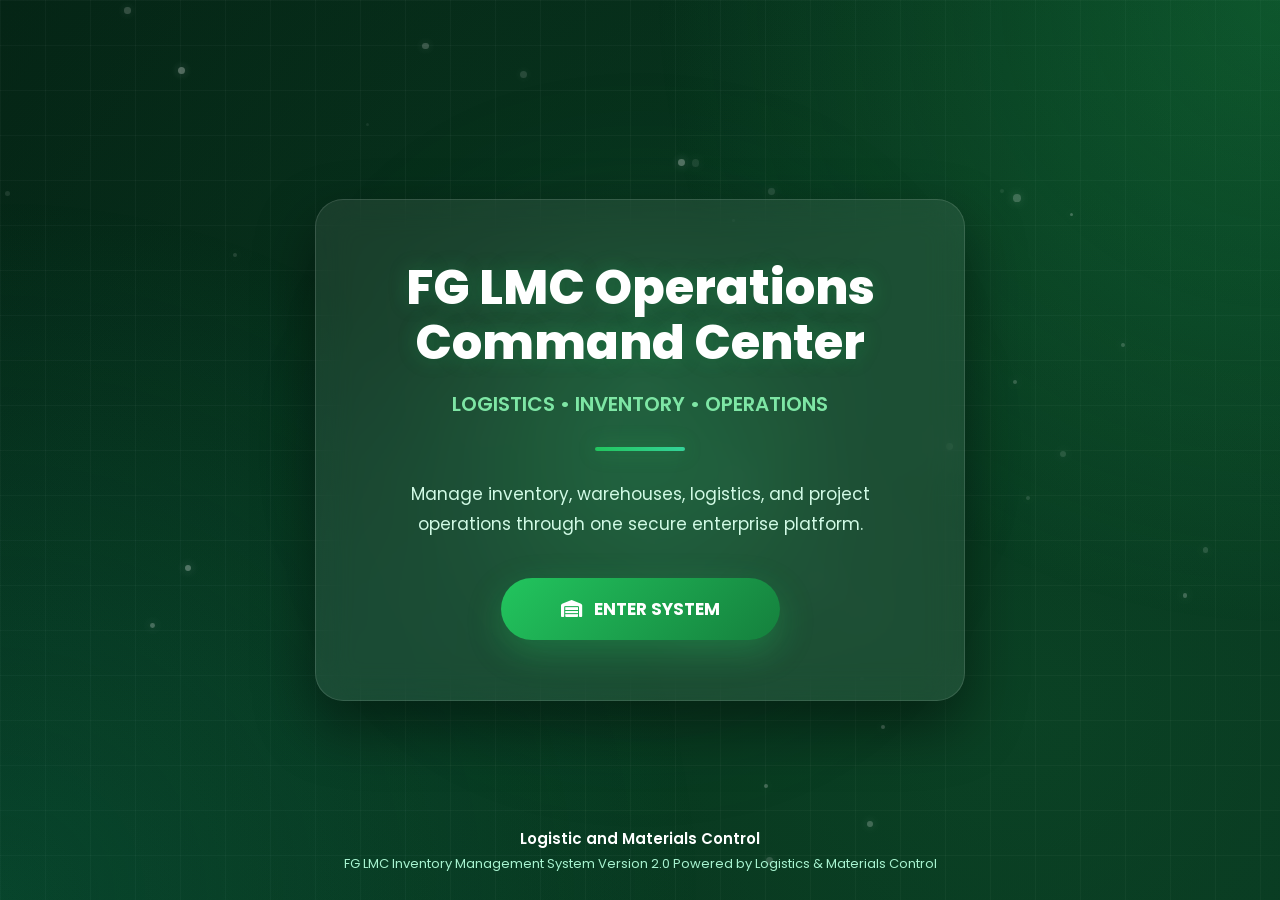
<file: index.html>
<!DOCTYPE html>
<html lang="en">

<head>

    <meta charset="UTF-8">
    <meta name="viewport" content="width=device-width, initial-scale=1.0">

    <title>FG LMC Inventory Management System</title>

    <!-- CSS -->
    <link rel="stylesheet" href="front.css">

    <!-- Google Font -->
    <link href="https://fonts.googleapis.com/css2?family=Poppins:wght@300;400;500;600;700;800&display=swap" rel="stylesheet">

    <!-- Font Awesome -->
    <link rel="stylesheet"
          href="https://cdnjs.cloudflare.com/ajax/libs/font-awesome/6.7.2/css/all.min.css">

</head>

<body>

    <!-- Background -->

    <div class="bg-gradient"></div>

    <div id="particles"></div>

    <!-- Main -->

    <main class="hero">

        <div class="welcome-card" id="welcomeCard">

            <h1>

                FG LMC Operations
                <br>
                Command Center

            </h1>

            <p>

                LOGISTICS • INVENTORY • OPERATIONS

            </p>

            <div class="divider"></div>

            <h3>

                Manage inventory, warehouses, logistics, and project operations
through one secure enterprise platform.

            </h3>

            <button id="enterBtn">

                <i class="fa-solid fa-warehouse"></i>

                ENTER SYSTEM

            </button>

        </div>

    </main>

    <!-- Footer -->

    <footer>

        <div>

            Logistic and Materials Control

        </div>

        <small>

            FG LMC Inventory Management System

Version 2.0

Powered by Logistics & Materials Control

        </small>

    </footer>

    <!-- JS -->

    <script src="front.js"></script>

</body>

</html>
</file>
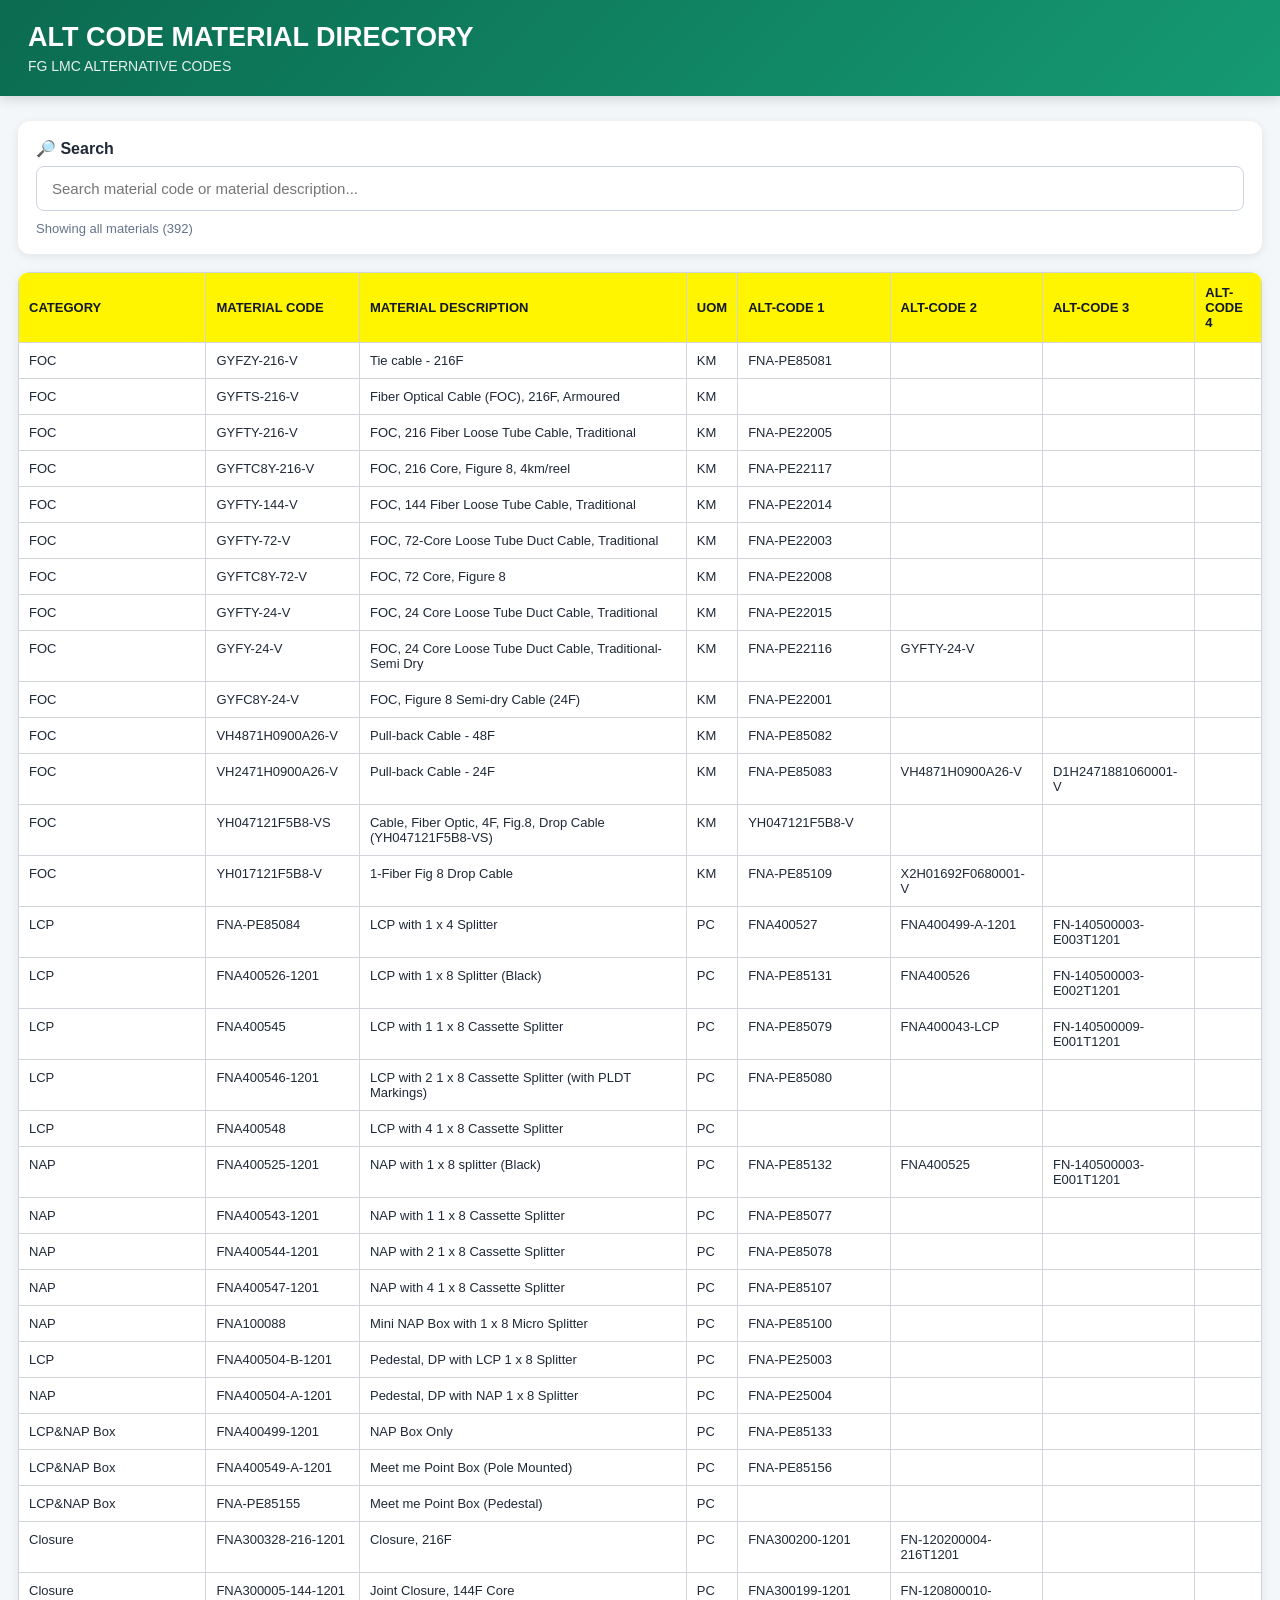
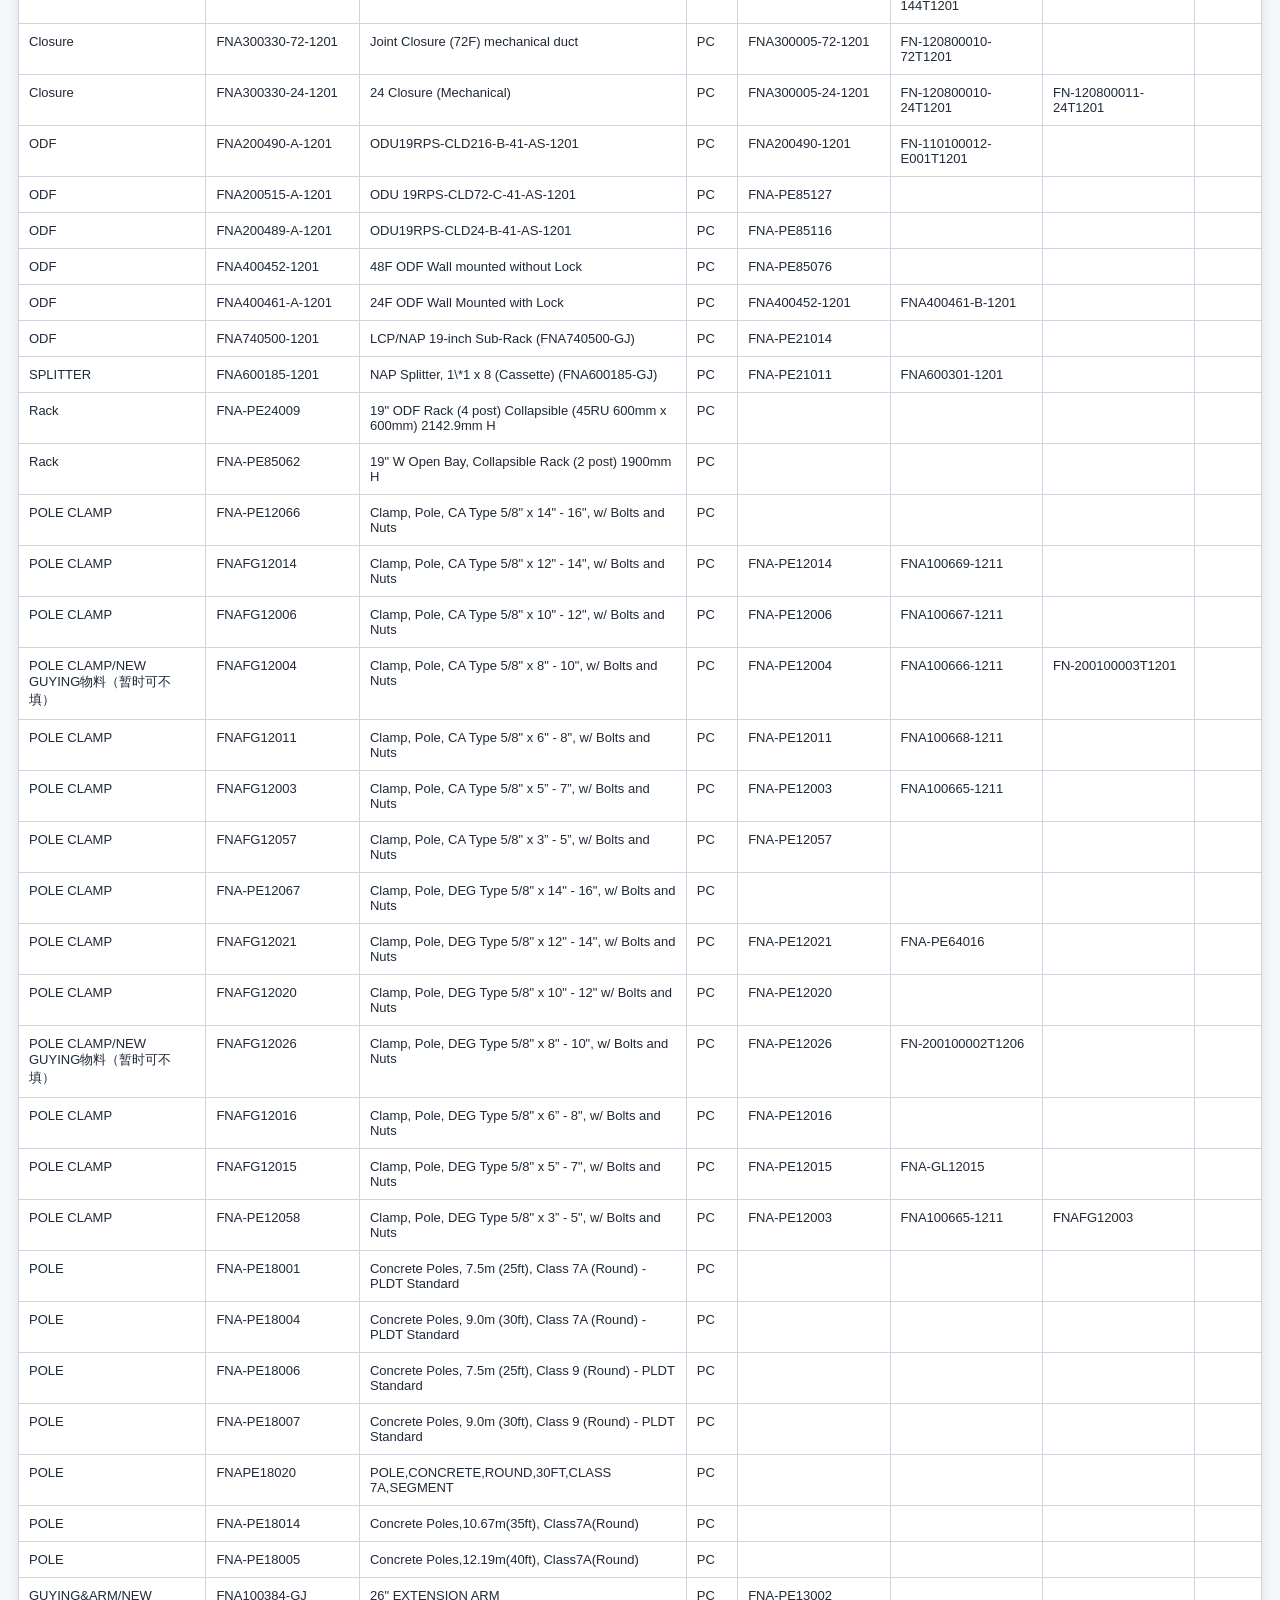
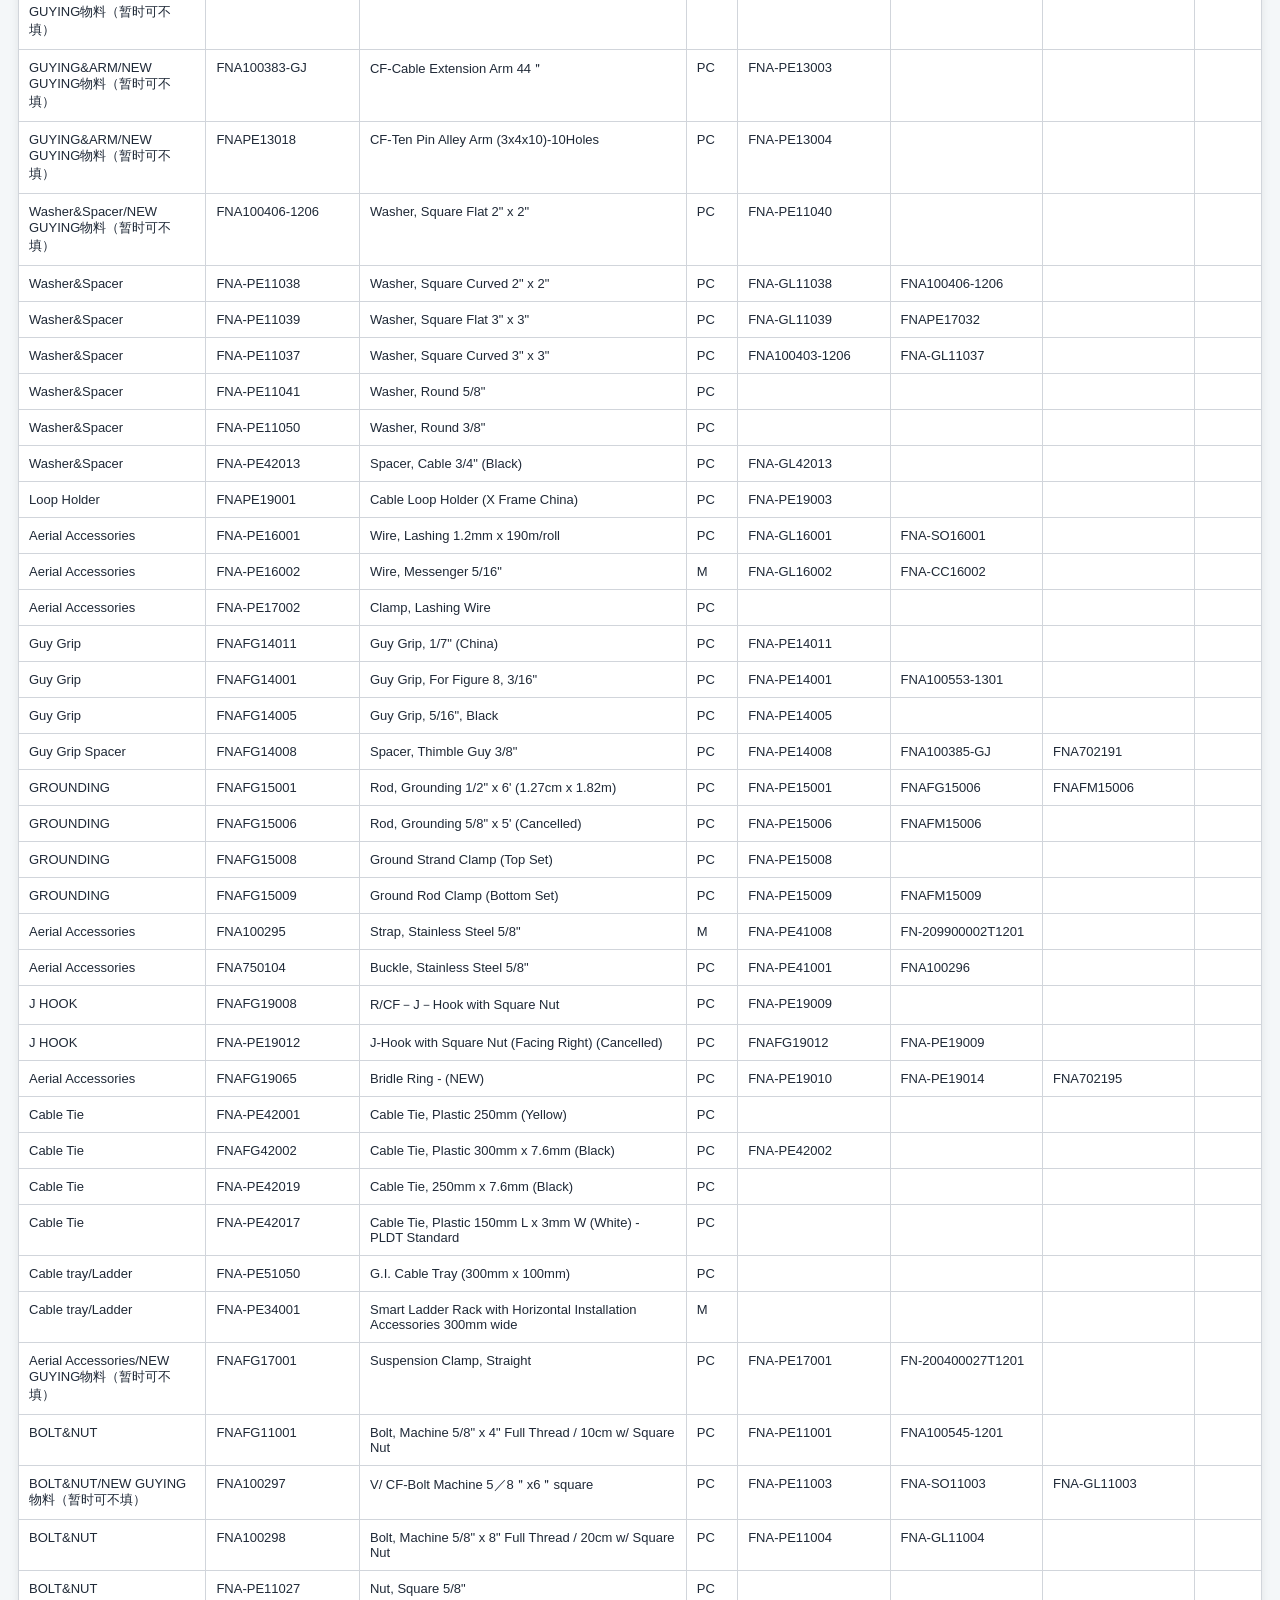
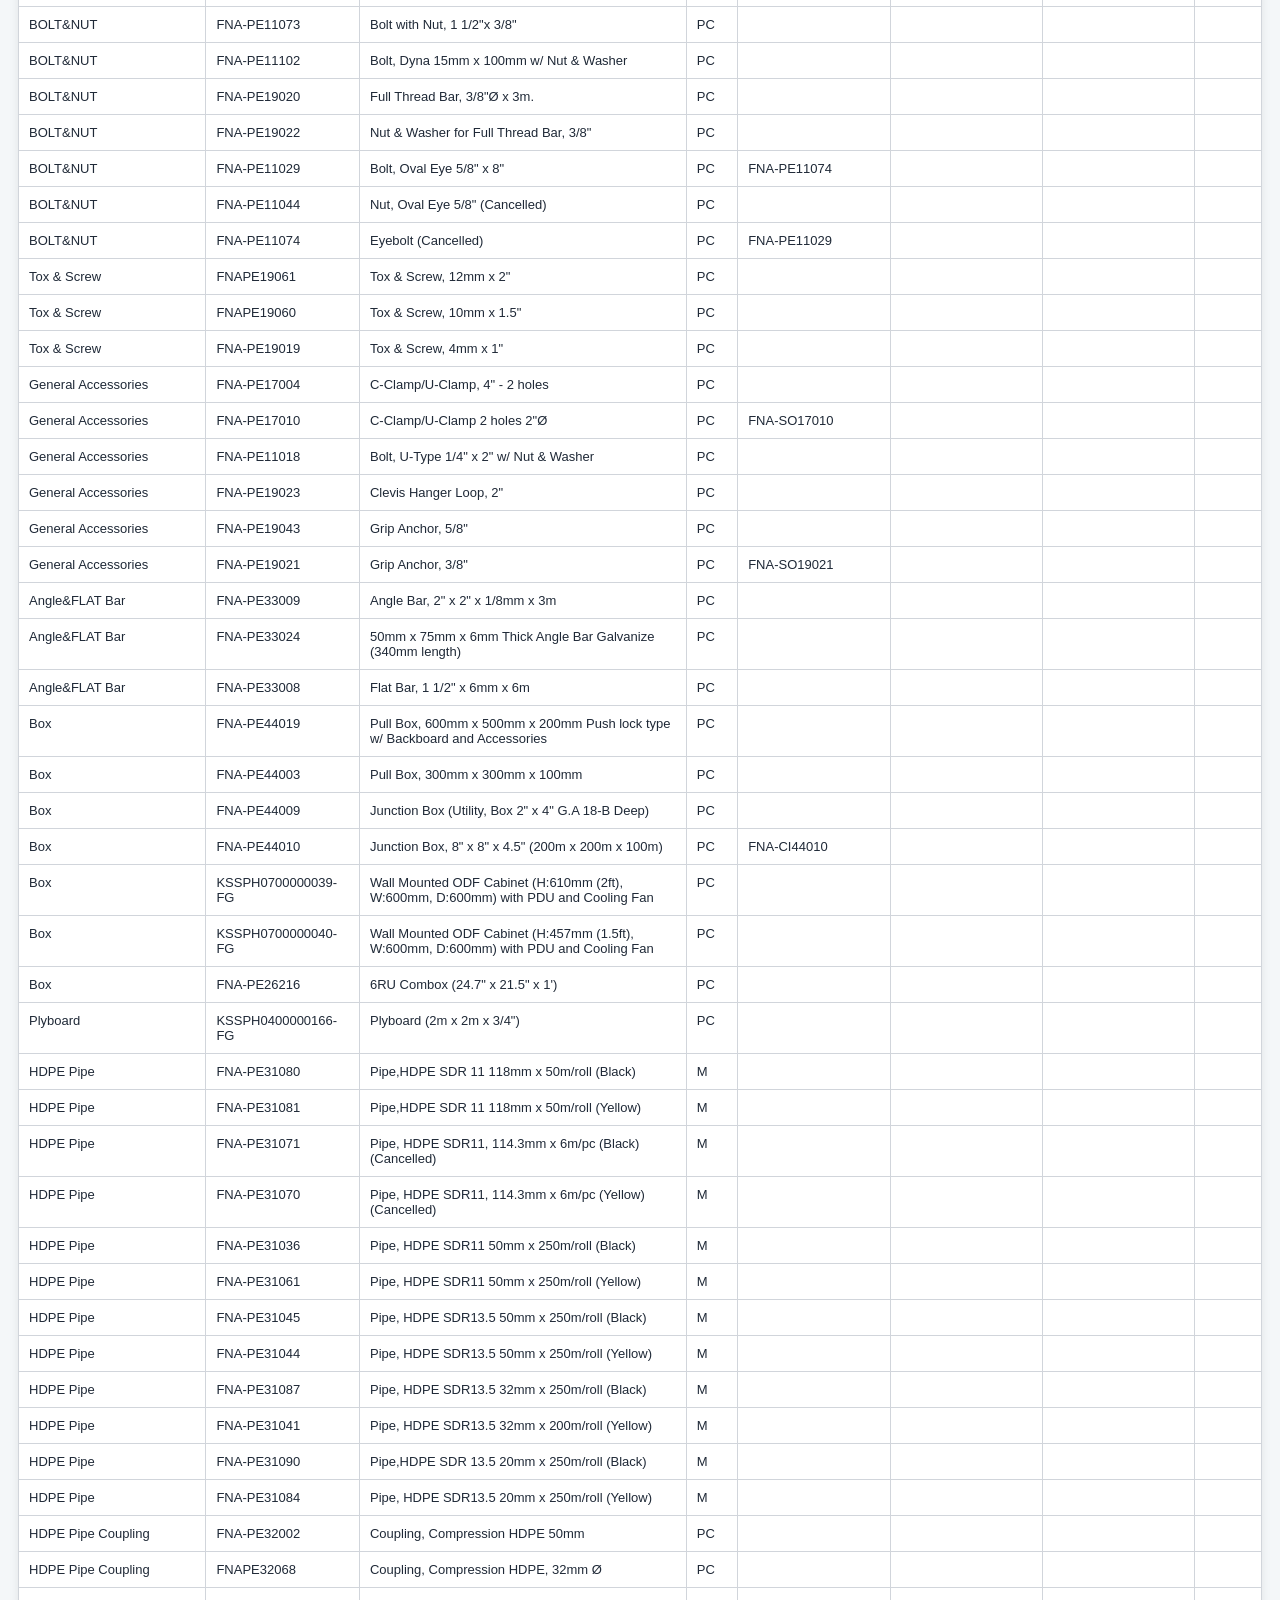
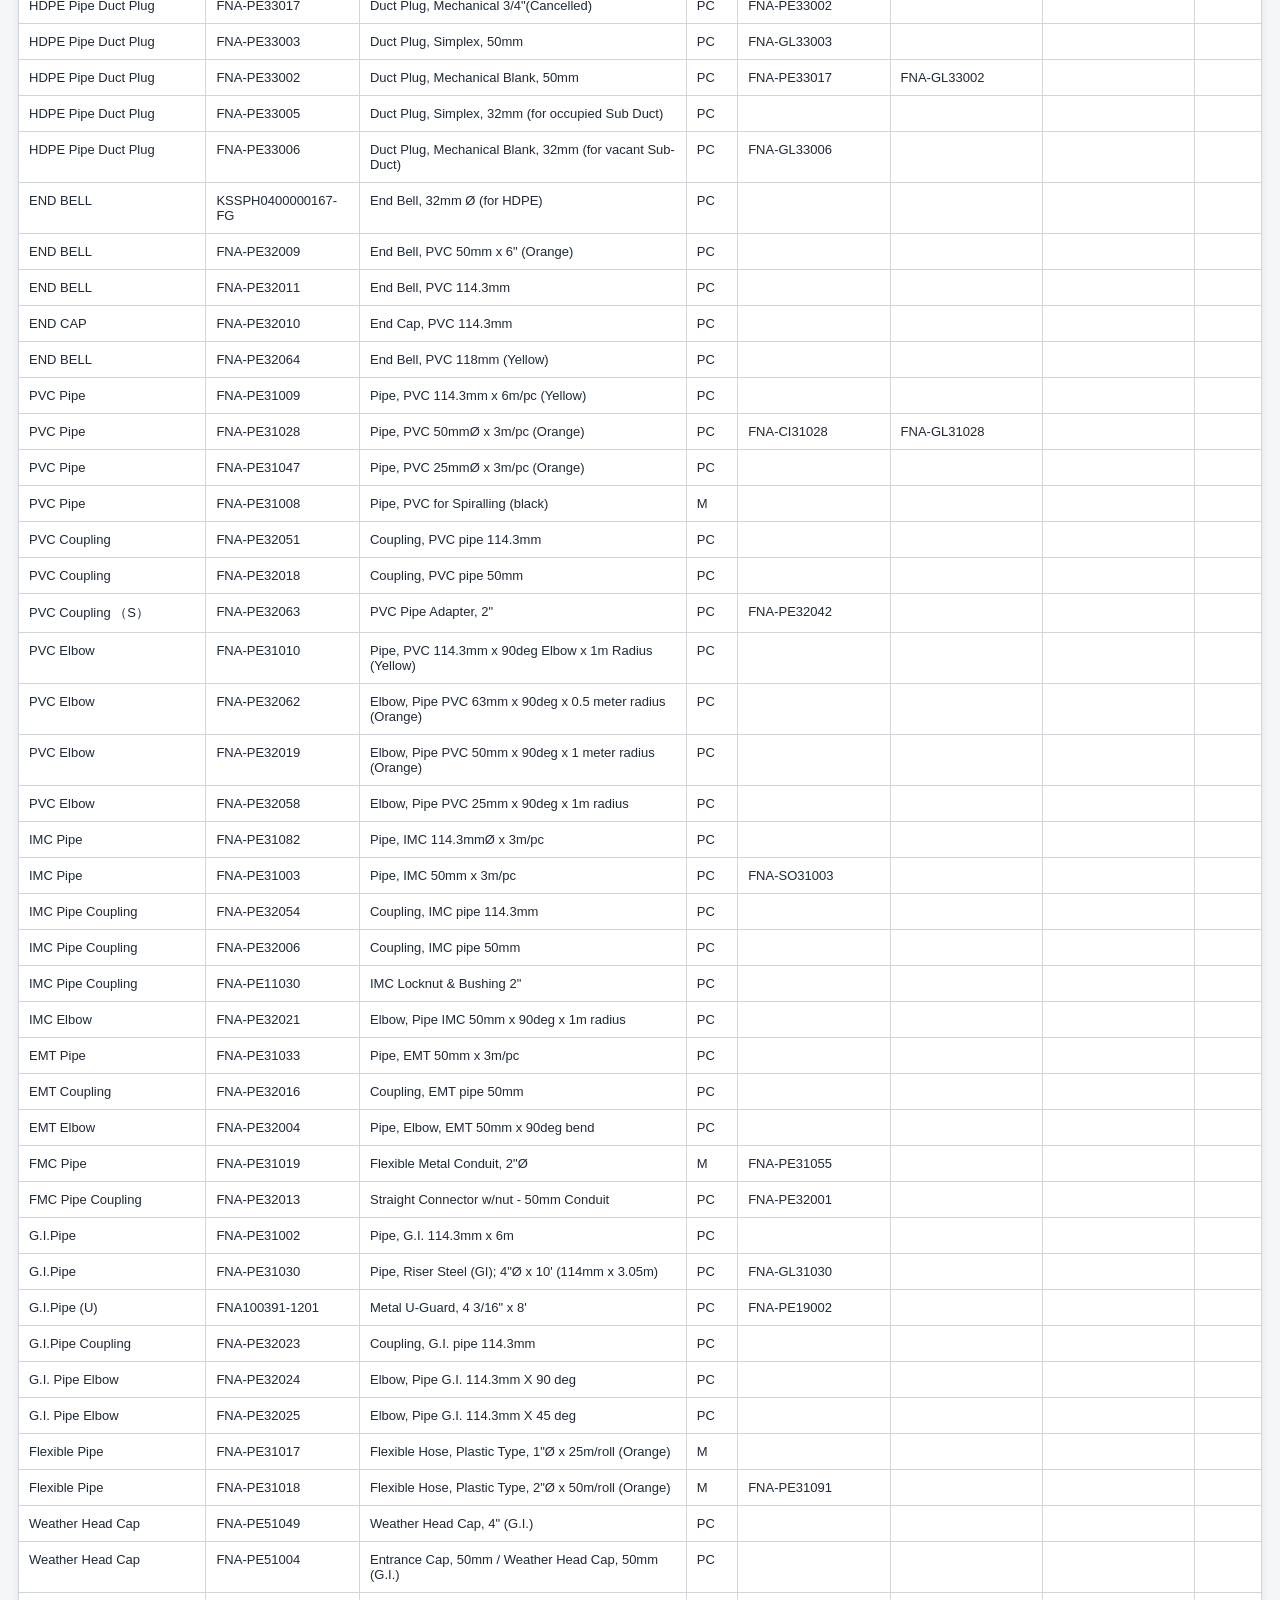
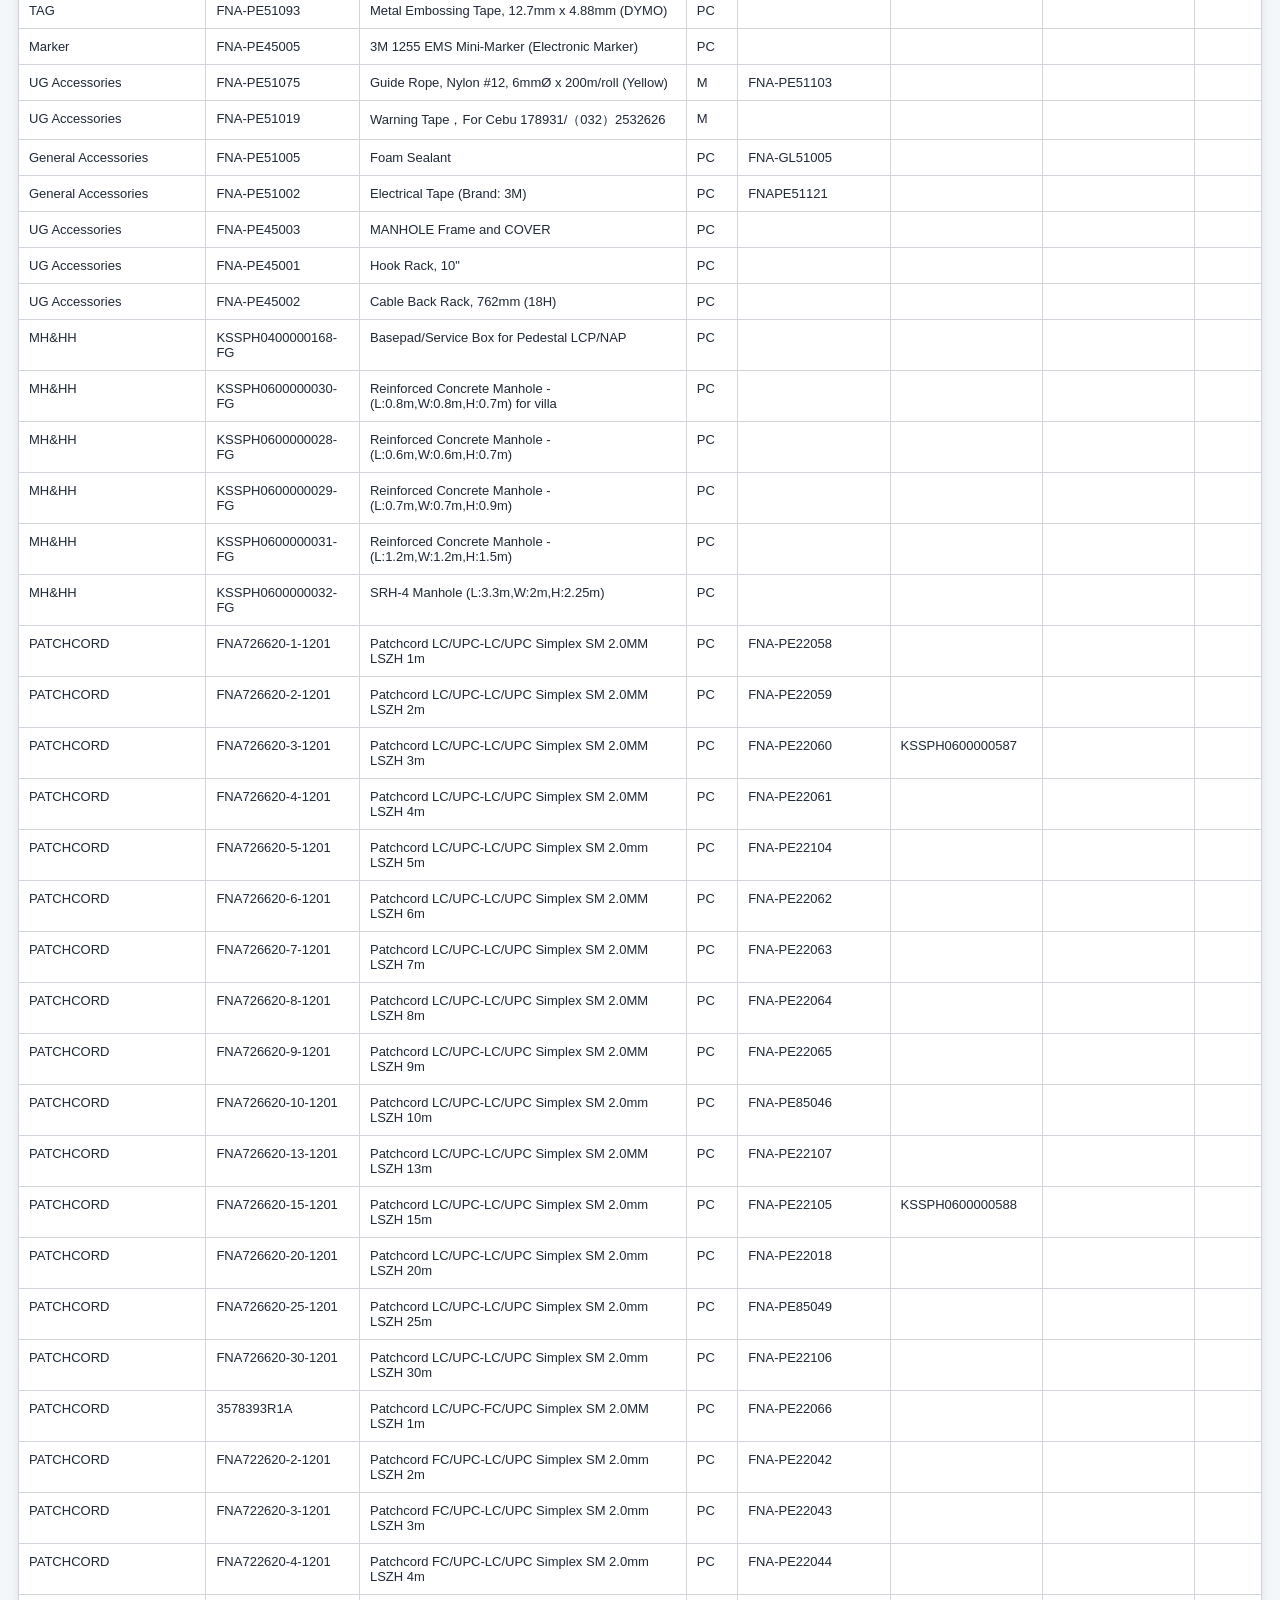
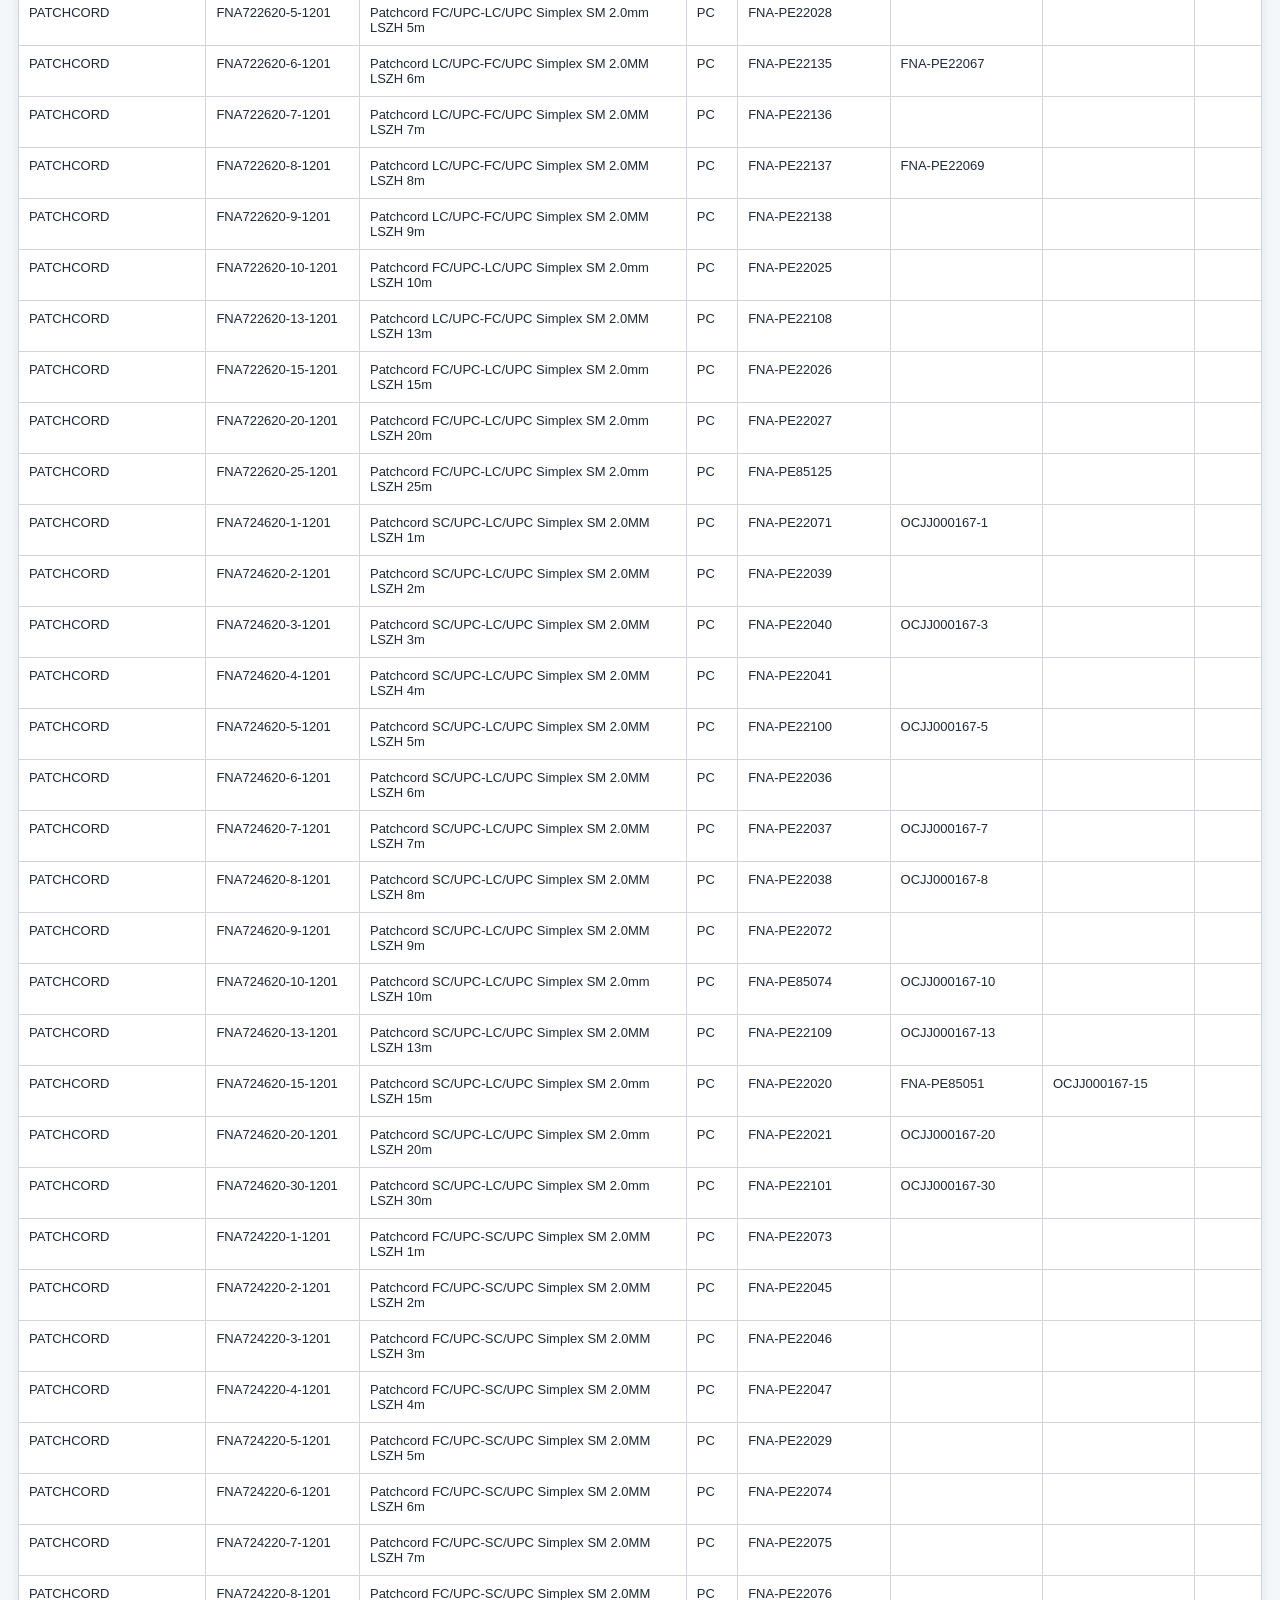
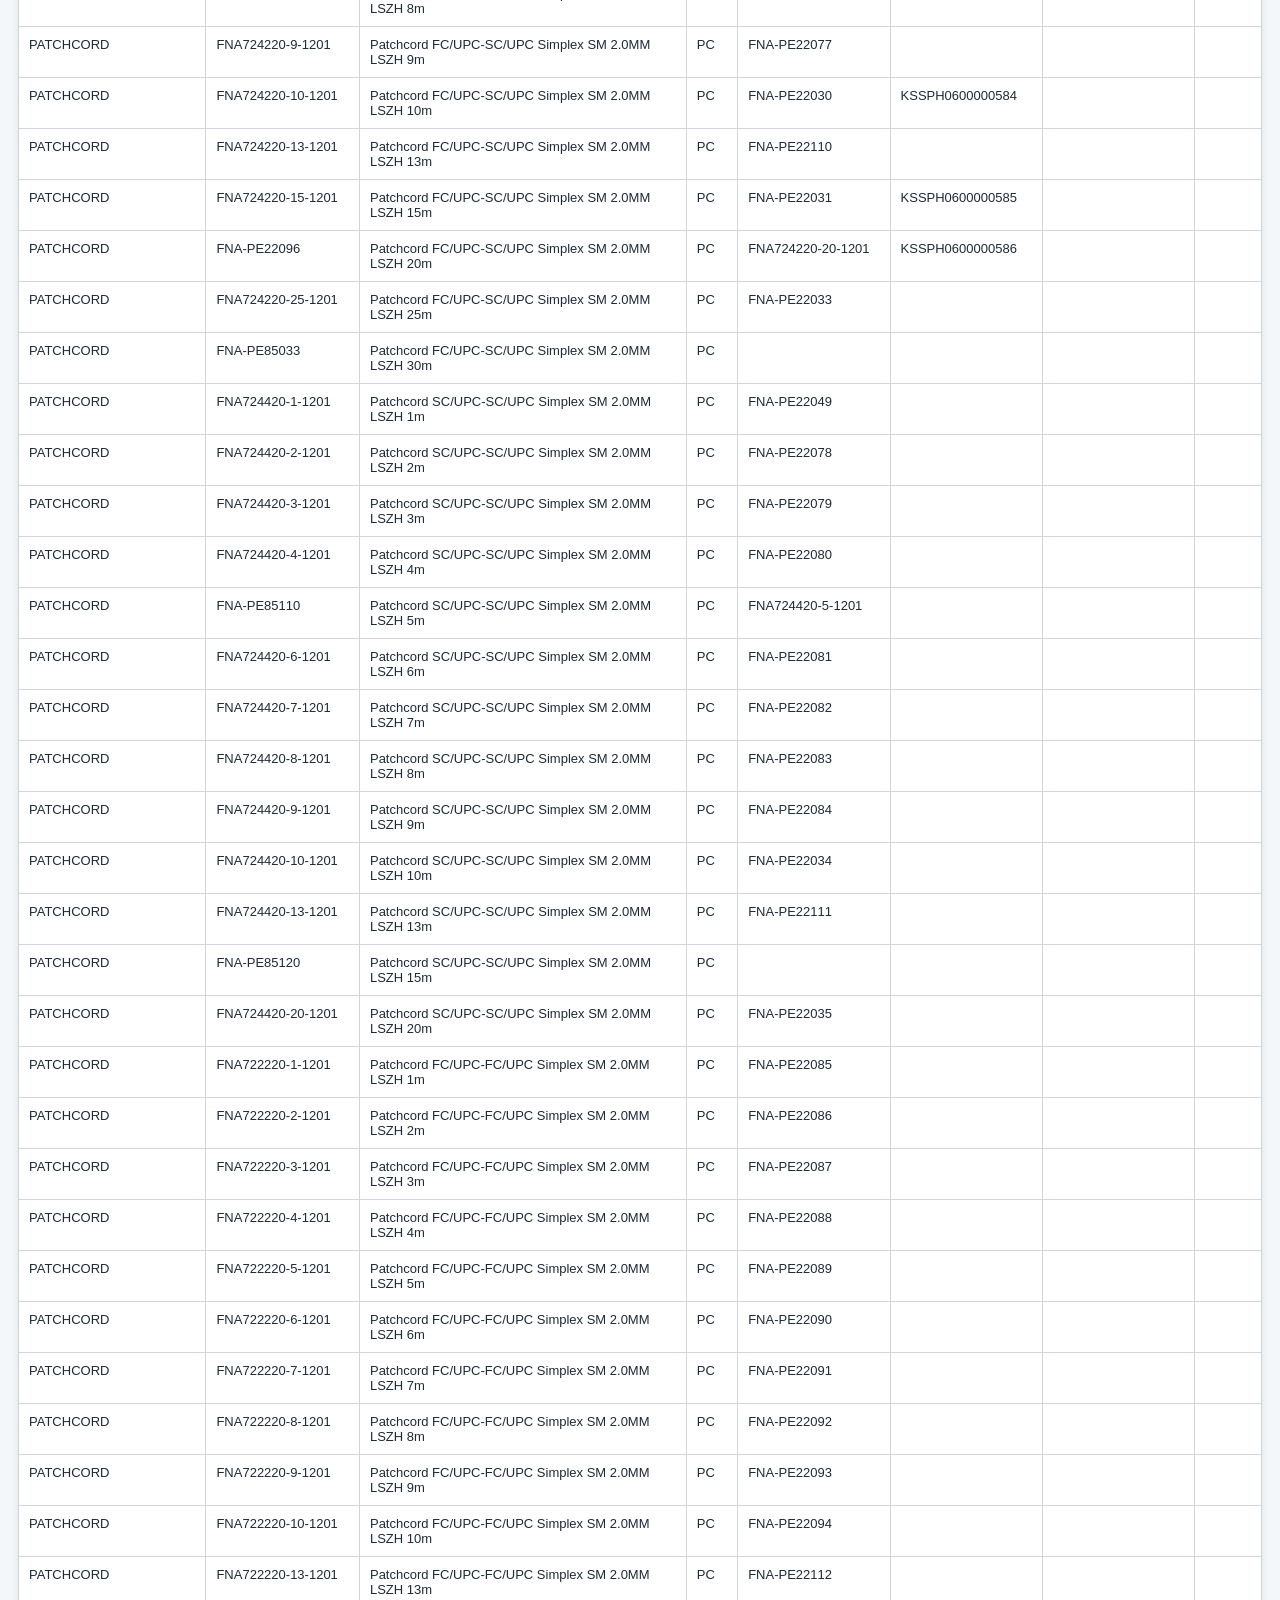
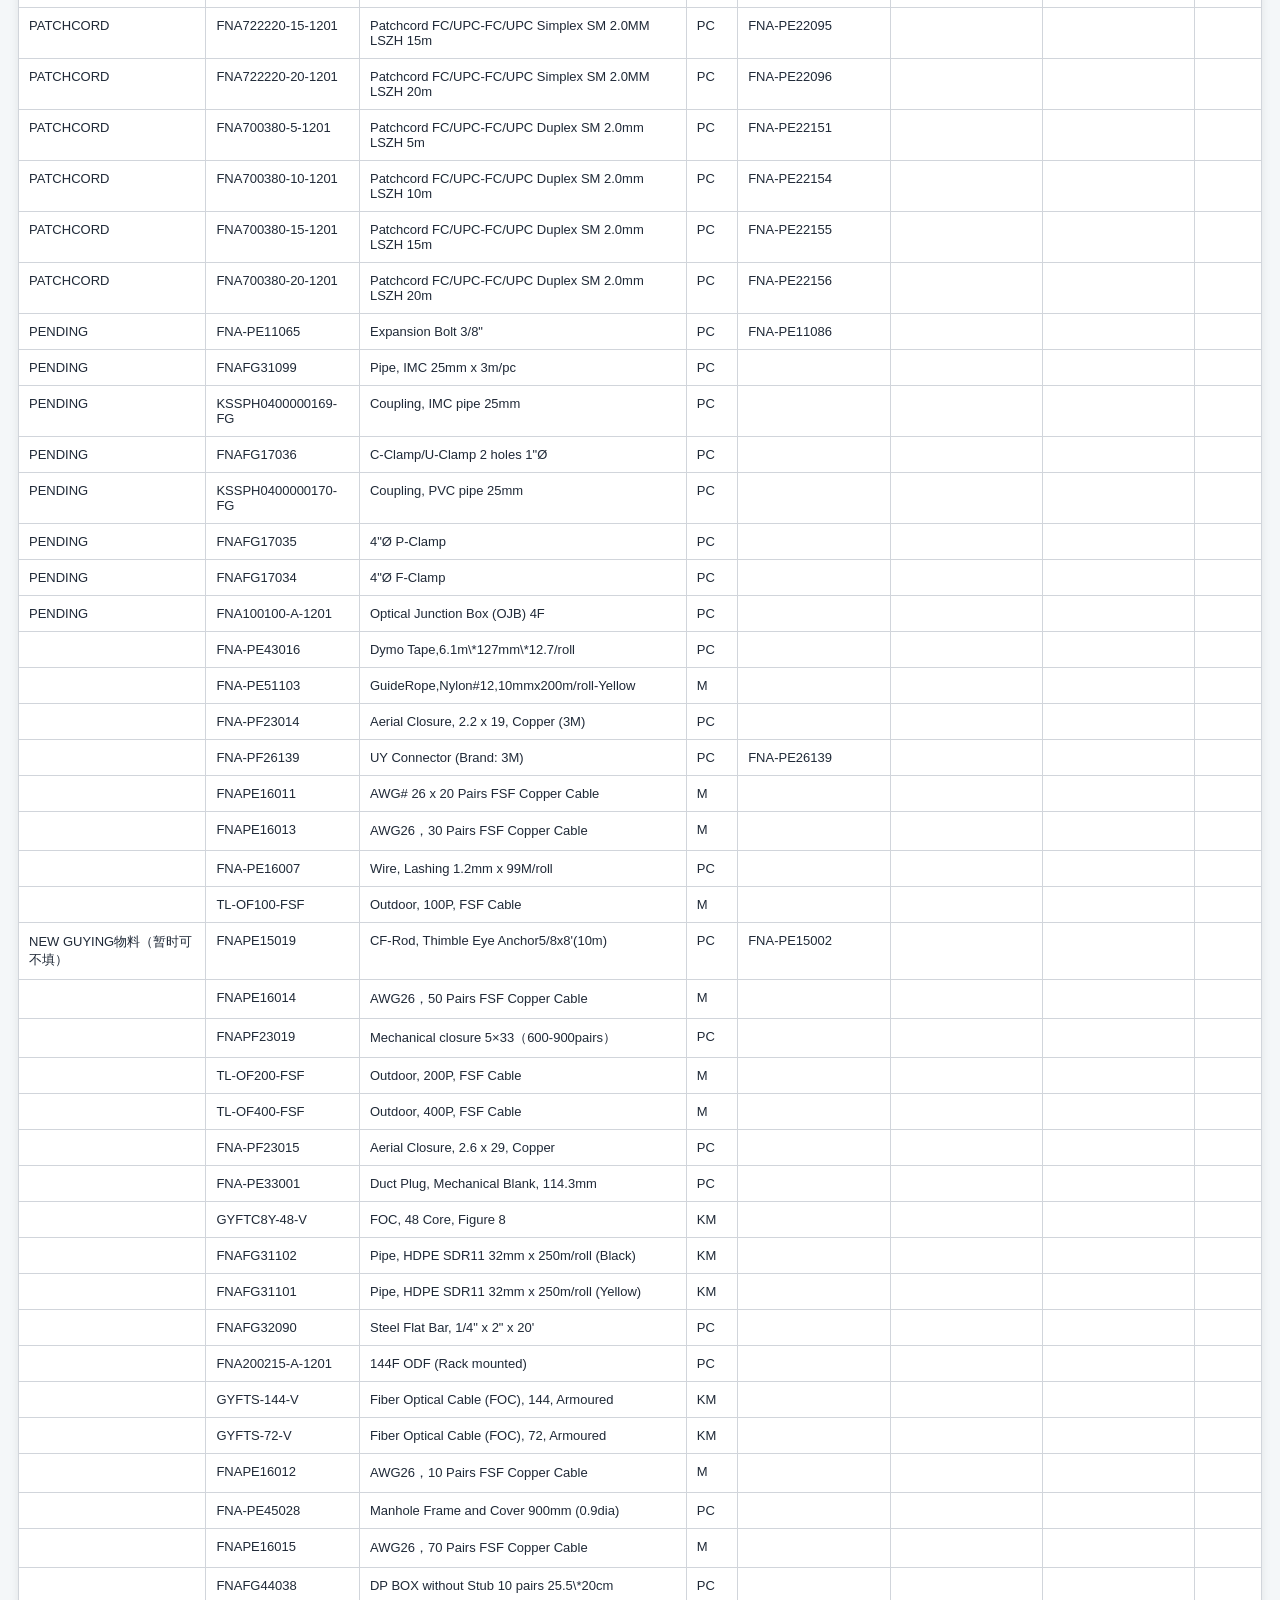
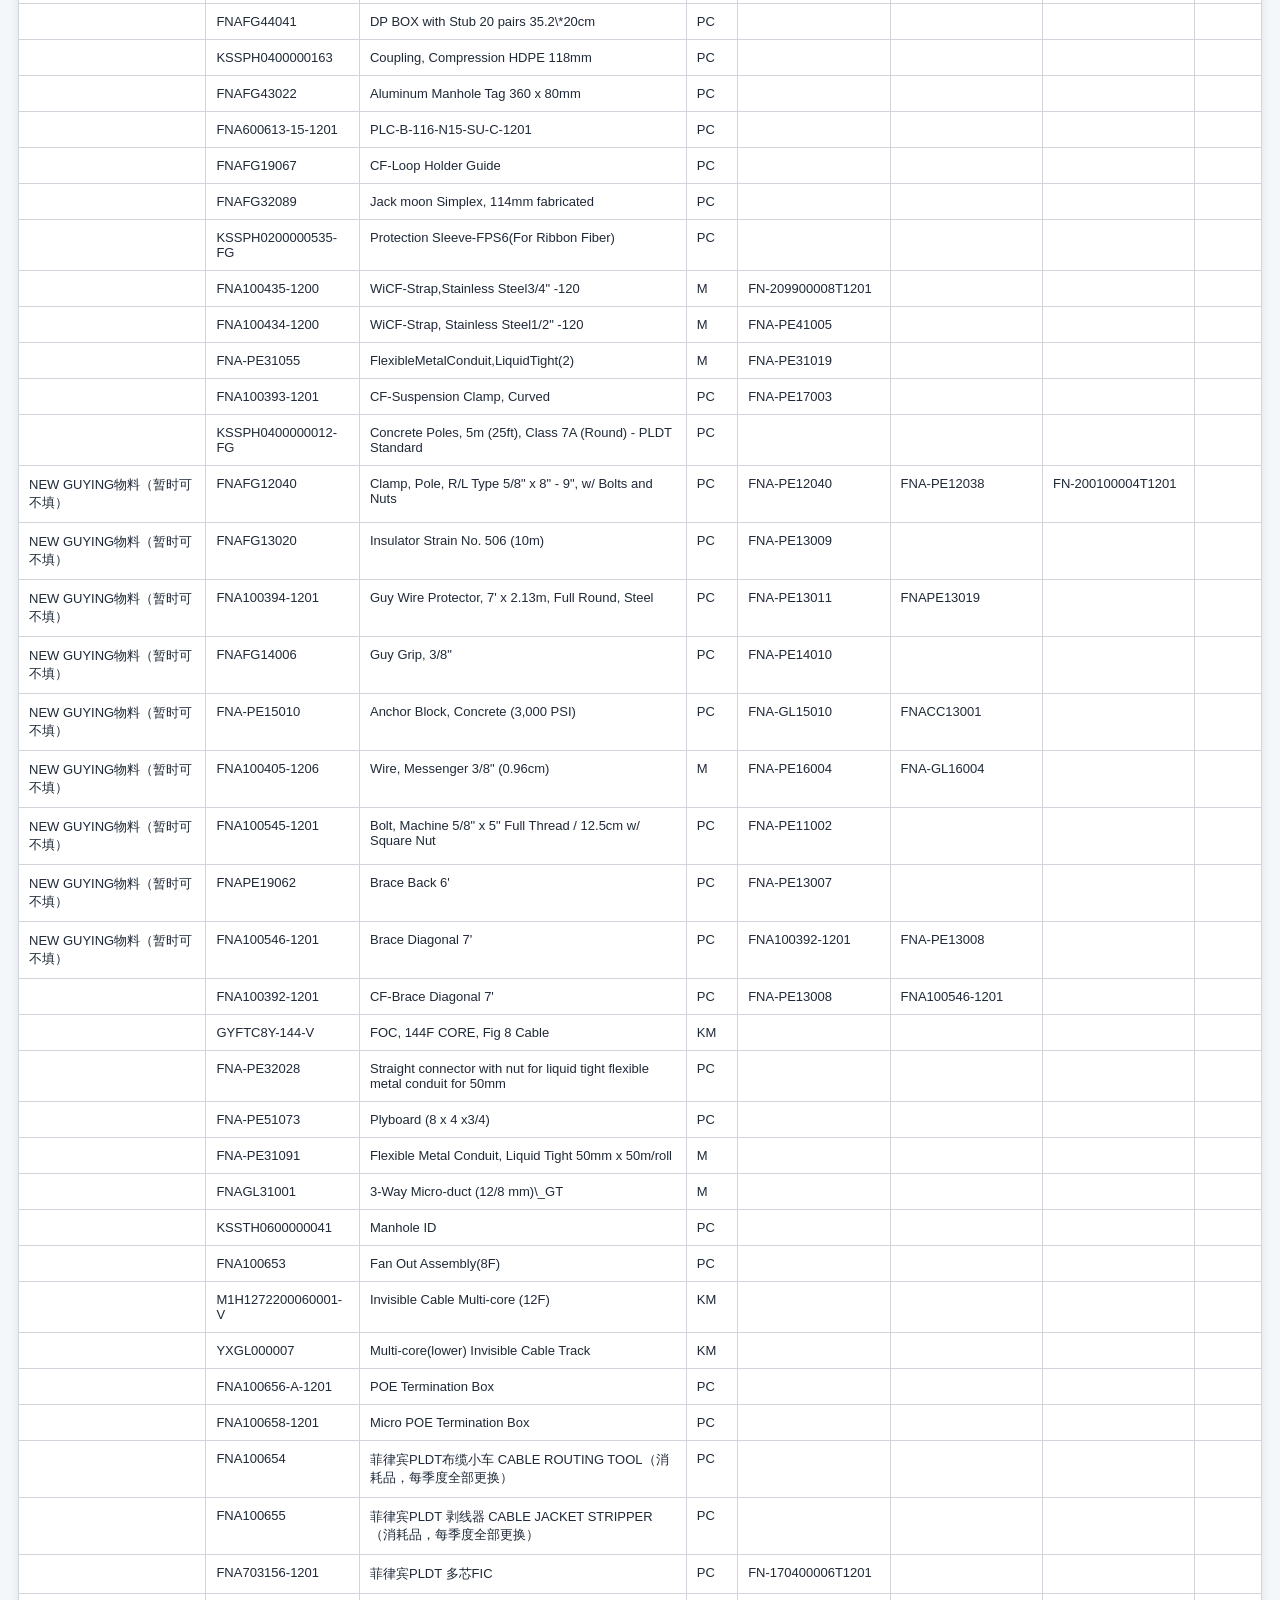
<file: altcode.html>
<!DOCTYPE html>
<html lang="en">
<head>
<meta charset="UTF-8">
<meta name="viewport" content="width=device-width, initial-scale=1.0">
<title>ALT CODE MATERIAL DIRECTORY</title>
<style>
*{box-sizing:border-box}
body{margin:0;font-family:Arial,Helvetica,sans-serif;background:#f4f7f9;color:#1f2937}
.header{background:linear-gradient(135deg,#0b6b50,#159a73);color:#fff;padding:22px 28px;box-shadow:0 3px 12px rgba(0,0,0,.15)}
.header h1{margin:0 0 5px;font-size:27px}.header p{margin:0;opacity:.9;font-size:14px}
.container{max-width:1500px;margin:25px auto;padding:0 18px}
.search-box{background:#fff;padding:18px;border-radius:12px;box-shadow:0 2px 10px rgba(0,0,0,.08);margin-bottom:18px}
.search-label{display:block;font-weight:700;margin-bottom:8px}
#searchInput{width:100%;padding:13px 15px;border:1px solid #cbd5e1;border-radius:8px;font-size:15px;outline:none}
#searchInput:focus{border-color:#159a73;box-shadow:0 0 0 3px rgba(21,154,115,.12)}
.result-info{margin-top:10px;font-size:13px;color:#64748b}
.table-card{background:#fff;border-radius:12px;box-shadow:0 2px 10px rgba(0,0,0,.08);overflow:auto}
table{width:100%;border-collapse:collapse;min-width:1100px}
th{background:#fff500;color:#111827;padding:12px 10px;text-align:left;font-size:13px;border:1px solid #d1d5db;position:sticky;top:0;z-index:2}
td{padding:10px;border:1px solid #d1d5db;font-size:13px;vertical-align:top}
tbody tr:hover{background:#f0fdf4}.category{font-weight:600}
.no-result{display:none;text-align:center;padding:35px;color:#64748b;font-size:15px}
@media(max-width:700px){.header h1{font-size:22px}.container{margin-top:15px;padding:0 10px}th,td{font-size:12px}}
</style>
</head>
<body>
<header class="header">
<h1>ALT CODE MATERIAL DIRECTORY</h1>
<p>FG LMC ALTERNATIVE CODES</p>
</header>
<main class="container">
<section class="search-box">
<label class="search-label" for="searchInput">🔎 Search</label>
<input type="text" id="searchInput" placeholder="Search material code or material description..." autocomplete="off">
<div class="result-info" id="resultInfo">Showing all materials</div>
</section>
<section class="table-card">
<table>
<thead><tr>
<th>CATEGORY</th><th>MATERIAL CODE</th><th>MATERIAL DESCRIPTION</th><th>UOM</th>
<th>ALT-CODE 1</th><th>ALT-CODE 2</th><th>ALT-CODE 3</th><th>ALT-CODE 4</th>
</tr></thead>
<tbody id="materialTable">
                <tr><td>FOC</td><td>GYFZY-216-V</td><td>Tie cable - 216F</td><td>KM</td><td>FNA-PE85081</td><td></td><td></td><td></td></tr>
                <tr><td>FOC</td><td>GYFTS-216-V</td><td>Fiber Optical Cable (FOC), 216F, Armoured</td><td>KM</td><td></td><td></td><td></td><td></td></tr>
                <tr><td>FOC</td><td>GYFTY-216-V</td><td>FOC, 216 Fiber Loose Tube Cable, Traditional</td><td>KM</td><td>FNA-PE22005</td><td></td><td></td><td></td></tr>
                <tr><td>FOC</td><td>GYFTC8Y-216-V</td><td>FOC, 216 Core, Figure 8, 4km/reel</td><td>KM</td><td>FNA-PE22117</td><td></td><td></td><td></td></tr>
                <tr><td>FOC</td><td>GYFTY-144-V</td><td>FOC, 144 Fiber Loose Tube Cable, Traditional</td><td>KM</td><td>FNA-PE22014</td><td></td><td></td><td></td></tr>
                <tr><td>FOC</td><td>GYFTY-72-V</td><td>FOC, 72-Core Loose Tube Duct Cable, Traditional</td><td>KM</td><td>FNA-PE22003</td><td></td><td></td><td></td></tr>
                <tr><td>FOC</td><td>GYFTC8Y-72-V</td><td>FOC, 72 Core, Figure 8</td><td>KM</td><td>FNA-PE22008</td><td></td><td></td><td></td></tr>
                <tr><td>FOC</td><td>GYFTY-24-V</td><td>FOC, 24 Core Loose Tube Duct Cable, Traditional</td><td>KM</td><td>FNA-PE22015</td><td></td><td></td><td></td></tr>
                <tr><td>FOC</td><td>GYFY-24-V</td><td>FOC, 24 Core Loose Tube Duct Cable, Traditional-Semi Dry</td><td>KM</td><td>FNA-PE22116</td><td>GYFTY-24-V</td><td></td><td></td></tr>
                <tr><td>FOC</td><td>GYFC8Y-24-V</td><td>FOC, Figure 8 Semi-dry Cable (24F)</td><td>KM</td><td>FNA-PE22001</td><td></td><td></td><td></td></tr>
                <tr><td>FOC</td><td>VH4871H0900A26-V</td><td>Pull-back Cable - 48F</td><td>KM</td><td>FNA-PE85082</td><td></td><td></td><td></td></tr>
                <tr><td>FOC</td><td>VH2471H0900A26-V</td><td>Pull-back Cable - 24F</td><td>KM</td><td>FNA-PE85083</td><td>VH4871H0900A26-V</td><td>D1H2471881060001-V</td><td></td></tr>
                <tr><td>FOC</td><td>YH047121F5B8-VS</td><td>Cable, Fiber Optic, 4F, Fig.8, Drop Cable (YH047121F5B8-VS)</td><td>KM</td><td>YH047121F5B8-V</td><td></td><td></td><td></td></tr>
                <tr><td>FOC</td><td>YH017121F5B8-V</td><td>1-Fiber Fig 8 Drop Cable</td><td>KM</td><td>FNA-PE85109</td><td>X2H01692F0680001-V</td><td></td><td></td></tr>
                <tr><td>LCP</td><td>FNA-PE85084</td><td>LCP with 1 x 4 Splitter</td><td>PC</td><td>FNA400527</td><td>FNA400499-A-1201</td><td>FN-140500003-E003T1201</td><td></td></tr>
                <tr><td>LCP</td><td>FNA400526-1201</td><td>LCP with 1 x 8 Splitter (Black)</td><td>PC</td><td>FNA-PE85131</td><td>FNA400526</td><td>FN-140500003-E002T1201</td><td></td></tr>
                <tr><td>LCP</td><td>FNA400545</td><td>LCP with 1 1 x 8 Cassette Splitter</td><td>PC</td><td>FNA-PE85079</td><td>FNA400043-LCP</td><td>FN-140500009-E001T1201</td><td></td></tr>
                <tr><td>LCP</td><td>FNA400546-1201</td><td>LCP with 2 1 x 8 Cassette Splitter (with PLDT Markings)</td><td>PC</td><td>FNA-PE85080</td><td></td><td></td><td></td></tr>
                <tr><td>LCP</td><td>FNA400548</td><td>LCP with 4 1 x 8 Cassette Splitter</td><td>PC</td><td></td><td></td><td></td><td></td></tr>
                <tr><td>NAP</td><td>FNA400525-1201</td><td>NAP with 1 x 8 splitter (Black)</td><td>PC</td><td>FNA-PE85132</td><td>FNA400525</td><td>FN-140500003-E001T1201</td><td></td></tr>
                <tr><td>NAP</td><td>FNA400543-1201</td><td>NAP with 1 1 x 8 Cassette Splitter</td><td>PC</td><td>FNA-PE85077</td><td></td><td></td><td></td></tr>
                <tr><td>NAP</td><td>FNA400544-1201</td><td>NAP with 2 1 x 8 Cassette Splitter</td><td>PC</td><td>FNA-PE85078</td><td></td><td></td><td></td></tr>
                <tr><td>NAP</td><td>FNA400547-1201</td><td>NAP with 4 1 x 8 Cassette Splitter</td><td>PC</td><td>FNA-PE85107</td><td></td><td></td><td></td></tr>
                <tr><td>NAP</td><td>FNA100088</td><td>Mini NAP Box with 1 x 8 Micro Splitter</td><td>PC</td><td>FNA-PE85100</td><td></td><td></td><td></td></tr>
                <tr><td>LCP</td><td>FNA400504-B-1201</td><td>Pedestal, DP with LCP 1 x 8 Splitter</td><td>PC</td><td>FNA-PE25003</td><td></td><td></td><td></td></tr>
                <tr><td>NAP</td><td>FNA400504-A-1201</td><td>Pedestal, DP with NAP 1 x 8 Splitter</td><td>PC</td><td>FNA-PE25004</td><td></td><td></td><td></td></tr>
                <tr><td>LCP&amp;NAP Box</td><td>FNA400499-1201</td><td>NAP Box Only</td><td>PC</td><td>FNA-PE85133</td><td></td><td></td><td></td></tr>
                <tr><td>LCP&amp;NAP Box</td><td>FNA400549-A-1201</td><td>Meet me Point Box (Pole Mounted)</td><td>PC</td><td>FNA-PE85156</td><td></td><td></td><td></td></tr>
                <tr><td>LCP&amp;NAP Box</td><td>FNA-PE85155</td><td>Meet me Point Box (Pedestal)</td><td>PC</td><td></td><td></td><td></td><td></td></tr>
                <tr><td>Closure</td><td>FNA300328-216-1201</td><td>Closure, 216F</td><td>PC</td><td>FNA300200-1201</td><td>FN-120200004-216T1201</td><td></td><td></td></tr>
                <tr><td>Closure</td><td>FNA300005-144-1201</td><td>Joint Closure, 144F Core</td><td>PC</td><td>FNA300199-1201</td><td>FN-120800010-144T1201</td><td></td><td></td></tr>
                <tr><td>Closure</td><td>FNA300330-72-1201</td><td>Joint Closure (72F) mechanical duct</td><td>PC</td><td>FNA300005-72-1201</td><td>FN-120800010-72T1201</td><td></td><td></td></tr>
                <tr><td>Closure</td><td>FNA300330-24-1201</td><td>24 Closure (Mechanical)</td><td>PC</td><td>FNA300005-24-1201</td><td>FN-120800010-24T1201</td><td>FN-120800011-24T1201</td><td></td></tr>
                <tr><td>ODF</td><td>FNA200490-A-1201</td><td>ODU19RPS-CLD216-B-41-AS-1201</td><td>PC</td><td>FNA200490-1201</td><td>FN-110100012-E001T1201</td><td></td><td></td></tr>
                <tr><td>ODF</td><td>FNA200515-A-1201</td><td>ODU 19RPS-CLD72-C-41-AS-1201</td><td>PC</td><td>FNA-PE85127</td><td></td><td></td><td></td></tr>
                <tr><td>ODF</td><td>FNA200489-A-1201</td><td>ODU19RPS-CLD24-B-41-AS-1201</td><td>PC</td><td>FNA-PE85116</td><td></td><td></td><td></td></tr>
                <tr><td>ODF</td><td>FNA400452-1201</td><td>48F ODF Wall mounted without Lock</td><td>PC</td><td>FNA-PE85076</td><td></td><td></td><td></td></tr>
                <tr><td>ODF</td><td>FNA400461-A-1201</td><td>24F ODF Wall Mounted with Lock</td><td>PC</td><td>FNA400452-1201</td><td>FNA400461-B-1201</td><td></td><td></td></tr>
                <tr><td>ODF</td><td>FNA740500-1201</td><td>LCP/NAP 19-inch Sub-Rack (FNA740500-GJ)</td><td>PC</td><td>FNA-PE21014</td><td></td><td></td><td></td></tr>
                <tr><td>SPLITTER</td><td>FNA600185-1201</td><td>NAP Splitter, 1\*1 x 8 (Cassette) (FNA600185-GJ)</td><td>PC</td><td>FNA-PE21011</td><td>FNA600301-1201</td><td></td><td></td></tr>
                <tr><td>Rack</td><td>FNA-PE24009</td><td>19&quot; ODF Rack (4 post) Collapsible (45RU 600mm x 600mm) 2142.9mm H</td><td>PC</td><td></td><td></td><td></td><td></td></tr>
                <tr><td>Rack</td><td>FNA-PE85062</td><td>19&quot; W Open Bay, Collapsible Rack (2 post) 1900mm H</td><td>PC</td><td></td><td></td><td></td><td></td></tr>
                <tr><td>POLE CLAMP</td><td>FNA-PE12066</td><td>Clamp, Pole, CA Type 5/8&quot; x 14&quot; - 16&quot;, w/ Bolts and Nuts</td><td>PC</td><td></td><td></td><td></td><td></td></tr>
                <tr><td>POLE CLAMP</td><td>FNAFG12014</td><td>Clamp, Pole, CA Type 5/8&quot; x 12&quot; - 14&quot;, w/ Bolts and Nuts</td><td>PC</td><td>FNA-PE12014</td><td>FNA100669-1211</td><td></td><td></td></tr>
                <tr><td>POLE CLAMP</td><td>FNAFG12006</td><td>Clamp, Pole, CA Type 5/8&quot; x 10&quot; - 12&quot;, w/ Bolts and Nuts</td><td>PC</td><td>FNA-PE12006</td><td>FNA100667-1211</td><td></td><td></td></tr>
                <tr><td>POLE CLAMP/NEW GUYING物料（暂时可不填）</td><td>FNAFG12004</td><td>Clamp, Pole, CA Type 5/8&quot; x 8&quot; - 10&quot;, w/ Bolts and Nuts</td><td>PC</td><td>FNA-PE12004</td><td>FNA100666-1211</td><td>FN-200100003T1201</td><td></td></tr>
                <tr><td>POLE CLAMP</td><td>FNAFG12011</td><td>Clamp, Pole, CA Type 5/8&quot; x 6&quot; - 8&quot;, w/ Bolts and Nuts</td><td>PC</td><td>FNA-PE12011</td><td>FNA100668-1211</td><td></td><td></td></tr>
                <tr><td>POLE CLAMP</td><td>FNAFG12003</td><td>Clamp, Pole, CA Type 5/8&quot; x 5” - 7”, w/ Bolts and Nuts</td><td>PC</td><td>FNA-PE12003</td><td>FNA100665-1211</td><td></td><td></td></tr>
                <tr><td>POLE CLAMP</td><td>FNAFG12057</td><td>Clamp, Pole, CA Type 5/8&quot; x 3” - 5”, w/ Bolts and Nuts</td><td>PC</td><td>FNA-PE12057</td><td></td><td></td><td></td></tr>
                <tr><td>POLE CLAMP</td><td>FNA-PE12067</td><td>Clamp, Pole, DEG Type 5/8&quot; x 14&quot; - 16&quot;, w/ Bolts and Nuts</td><td>PC</td><td></td><td></td><td></td><td></td></tr>
                <tr><td>POLE CLAMP</td><td>FNAFG12021</td><td>Clamp, Pole, DEG Type 5/8&quot; x 12&quot; - 14&quot;, w/ Bolts and Nuts</td><td>PC</td><td>FNA-PE12021</td><td>FNA-PE64016</td><td></td><td></td></tr>
                <tr><td>POLE CLAMP</td><td>FNAFG12020</td><td>Clamp, Pole, DEG Type 5/8&quot; x 10&quot; - 12&quot; w/ Bolts and Nuts</td><td>PC</td><td>FNA-PE12020</td><td></td><td></td><td></td></tr>
                <tr><td>POLE CLAMP/NEW GUYING物料（暂时可不填）</td><td>FNAFG12026</td><td>Clamp, Pole, DEG Type 5/8&quot; x 8&quot; - 10&quot;, w/ Bolts and Nuts</td><td>PC</td><td>FNA-PE12026</td><td>FN-200100002T1206</td><td></td><td></td></tr>
                <tr><td>POLE CLAMP</td><td>FNAFG12016</td><td>Clamp, Pole, DEG Type 5/8&quot; x 6” - 8&quot;, w/ Bolts and Nuts</td><td>PC</td><td>FNA-PE12016</td><td></td><td></td><td></td></tr>
                <tr><td>POLE CLAMP</td><td>FNAFG12015</td><td>Clamp, Pole, DEG Type 5/8&quot; x 5” - 7&quot;, w/ Bolts and Nuts</td><td>PC</td><td>FNA-PE12015</td><td>FNA-GL12015</td><td></td><td></td></tr>
                <tr><td>POLE CLAMP</td><td>FNA-PE12058</td><td>Clamp, Pole, DEG Type 5/8&quot; x 3” - 5&quot;, w/ Bolts and Nuts</td><td>PC</td><td>FNA-PE12003</td><td>FNA100665-1211</td><td>FNAFG12003</td><td></td></tr>
                <tr><td>POLE</td><td>FNA-PE18001</td><td>Concrete Poles, 7.5m (25ft), Class 7A (Round) - PLDT Standard</td><td>PC</td><td></td><td></td><td></td><td></td></tr>
                <tr><td>POLE</td><td>FNA-PE18004</td><td>Concrete Poles, 9.0m (30ft), Class 7A (Round) - PLDT Standard</td><td>PC</td><td></td><td></td><td></td><td></td></tr>
                <tr><td>POLE</td><td>FNA-PE18006</td><td>Concrete Poles, 7.5m (25ft), Class 9 (Round) - PLDT Standard</td><td>PC</td><td></td><td></td><td></td><td></td></tr>
                <tr><td>POLE</td><td>FNA-PE18007</td><td>Concrete Poles, 9.0m (30ft), Class 9 (Round) - PLDT Standard</td><td>PC</td><td></td><td></td><td></td><td></td></tr>
                <tr><td>POLE</td><td>FNAPE18020</td><td>POLE,CONCRETE,ROUND,30FT,CLASS 7A,SEGMENT</td><td>PC</td><td></td><td></td><td></td><td></td></tr>
                <tr><td>POLE</td><td>FNA-PE18014</td><td>Concrete Poles,10.67m(35ft), Class7A(Round)</td><td>PC</td><td></td><td></td><td></td><td></td></tr>
                <tr><td>POLE</td><td>FNA-PE18005</td><td>Concrete Poles,12.19m(40ft), Class7A(Round)</td><td>PC</td><td></td><td></td><td></td><td></td></tr>
                <tr><td>GUYING&amp;ARM/NEW GUYING物料（暂时可不填）</td><td>FNA100384-GJ</td><td>26&quot; EXTENSION ARM</td><td>PC</td><td>FNA-PE13002</td><td></td><td></td><td></td></tr>
                <tr><td>GUYING&amp;ARM/NEW GUYING物料（暂时可不填）</td><td>FNA100383-GJ</td><td>CF-Cable Extension Arm 44＂</td><td>PC</td><td>FNA-PE13003</td><td></td><td></td><td></td></tr>
                <tr><td>GUYING&amp;ARM/NEW GUYING物料（暂时可不填）</td><td>FNAPE13018</td><td>CF-Ten Pin Alley Arm (3x4x10)-10Holes</td><td>PC</td><td>FNA-PE13004</td><td></td><td></td><td></td></tr>
                <tr><td>Washer&amp;Spacer/NEW GUYING物料（暂时可不填）</td><td>FNA100406-1206</td><td>Washer, Square Flat 2&quot; x 2&quot;</td><td>PC</td><td>FNA-PE11040</td><td></td><td></td><td></td></tr>
                <tr><td>Washer&amp;Spacer</td><td>FNA-PE11038</td><td>Washer, Square Curved 2&quot; x 2&quot;</td><td>PC</td><td>FNA-GL11038</td><td>FNA100406-1206</td><td></td><td></td></tr>
                <tr><td>Washer&amp;Spacer</td><td>FNA-PE11039</td><td>Washer, Square Flat 3&quot; x 3&quot;</td><td>PC</td><td>FNA-GL11039</td><td>FNAPE17032</td><td></td><td></td></tr>
                <tr><td>Washer&amp;Spacer</td><td>FNA-PE11037</td><td>Washer, Square Curved 3&quot; x 3&quot;</td><td>PC</td><td>FNA100403-1206</td><td>FNA-GL11037</td><td></td><td></td></tr>
                <tr><td>Washer&amp;Spacer</td><td>FNA-PE11041</td><td>Washer, Round 5/8&quot;</td><td>PC</td><td></td><td></td><td></td><td></td></tr>
                <tr><td>Washer&amp;Spacer</td><td>FNA-PE11050</td><td>Washer, Round 3/8&quot;</td><td>PC</td><td></td><td></td><td></td><td></td></tr>
                <tr><td>Washer&amp;Spacer</td><td>FNA-PE42013</td><td>Spacer, Cable 3/4&quot; (Black)</td><td>PC</td><td>FNA-GL42013</td><td></td><td></td><td></td></tr>
                <tr><td>Loop Holder</td><td>FNAPE19001</td><td>Cable Loop Holder (X Frame China)</td><td>PC</td><td>FNA-PE19003</td><td></td><td></td><td></td></tr>
                <tr><td>Aerial Accessories</td><td>FNA-PE16001</td><td>Wire, Lashing 1.2mm x 190m/roll</td><td>PC</td><td>FNA-GL16001</td><td>FNA-SO16001</td><td></td><td></td></tr>
                <tr><td>Aerial Accessories</td><td>FNA-PE16002</td><td>Wire, Messenger 5/16&quot;</td><td>M</td><td>FNA-GL16002</td><td>FNA-CC16002</td><td></td><td></td></tr>
                <tr><td>Aerial Accessories</td><td>FNA-PE17002</td><td>Clamp, Lashing Wire</td><td>PC</td><td></td><td></td><td></td><td></td></tr>
                <tr><td>Guy Grip</td><td>FNAFG14011</td><td>Guy Grip, 1/7&quot; (China)</td><td>PC</td><td>FNA-PE14011</td><td></td><td></td><td></td></tr>
                <tr><td>Guy Grip</td><td>FNAFG14001</td><td>Guy Grip, For Figure 8, 3/16&quot;</td><td>PC</td><td>FNA-PE14001</td><td>FNA100553-1301</td><td></td><td></td></tr>
                <tr><td>Guy Grip</td><td>FNAFG14005</td><td>Guy Grip, 5/16&quot;, Black</td><td>PC</td><td>FNA-PE14005</td><td></td><td></td><td></td></tr>
                <tr><td>Guy Grip Spacer</td><td>FNAFG14008</td><td>Spacer, Thimble Guy 3/8&quot;</td><td>PC</td><td>FNA-PE14008</td><td>FNA100385-GJ</td><td>FNA702191</td><td></td></tr>
                <tr><td>GROUNDING</td><td>FNAFG15001</td><td>Rod, Grounding 1/2&quot; x 6&#x27; (1.27cm x 1.82m)</td><td>PC</td><td>FNA-PE15001</td><td>FNAFG15006</td><td>FNAFM15006</td><td></td></tr>
                <tr><td>GROUNDING</td><td>FNAFG15006</td><td>Rod, Grounding 5/8&quot; x 5&#x27; (Cancelled)</td><td>PC</td><td>FNA-PE15006</td><td>FNAFM15006</td><td></td><td></td></tr>
                <tr><td>GROUNDING</td><td>FNAFG15008</td><td>Ground Strand Clamp (Top Set)</td><td>PC</td><td>FNA-PE15008</td><td></td><td></td><td></td></tr>
                <tr><td>GROUNDING</td><td>FNAFG15009</td><td>Ground Rod Clamp (Bottom Set)</td><td>PC</td><td>FNA-PE15009</td><td>FNAFM15009</td><td></td><td></td></tr>
                <tr><td>Aerial Accessories</td><td>FNA100295</td><td>Strap, Stainless Steel 5/8&quot;</td><td>M</td><td>FNA-PE41008</td><td>FN-209900002T1201</td><td></td><td></td></tr>
                <tr><td>Aerial Accessories</td><td>FNA750104</td><td>Buckle, Stainless Steel 5/8&quot;</td><td>PC</td><td>FNA-PE41001</td><td>FNA100296</td><td></td><td></td></tr>
                <tr><td>J HOOK</td><td>FNAFG19008</td><td>R/CF－J－Hook with Square Nut</td><td>PC</td><td>FNA-PE19009</td><td></td><td></td><td></td></tr>
                <tr><td>J HOOK</td><td>FNA-PE19012</td><td>J-Hook with Square Nut (Facing Right) (Cancelled)</td><td>PC</td><td>FNAFG19012</td><td>FNA-PE19009</td><td></td><td></td></tr>
                <tr><td>Aerial Accessories</td><td>FNAFG19065</td><td>Bridle Ring - (NEW)</td><td>PC</td><td>FNA-PE19010</td><td>FNA-PE19014</td><td>FNA702195</td><td></td></tr>
                <tr><td>Cable Tie</td><td>FNA-PE42001</td><td>Cable Tie, Plastic 250mm (Yellow)</td><td>PC</td><td></td><td></td><td></td><td></td></tr>
                <tr><td>Cable Tie</td><td>FNAFG42002</td><td>Cable Tie, Plastic 300mm x 7.6mm (Black)</td><td>PC</td><td>FNA-PE42002</td><td></td><td></td><td></td></tr>
                <tr><td>Cable Tie</td><td>FNA-PE42019</td><td>Cable Tie, 250mm x 7.6mm (Black)</td><td>PC</td><td></td><td></td><td></td><td></td></tr>
                <tr><td>Cable Tie</td><td>FNA-PE42017</td><td>Cable Tie, Plastic 150mm L x 3mm W (White) - PLDT Standard</td><td>PC</td><td></td><td></td><td></td><td></td></tr>
                <tr><td>Cable tray/Ladder</td><td>FNA-PE51050</td><td>G.I. Cable Tray (300mm x 100mm)</td><td>PC</td><td></td><td></td><td></td><td></td></tr>
                <tr><td>Cable tray/Ladder</td><td>FNA-PE34001</td><td>Smart Ladder Rack with Horizontal Installation Accessories 300mm wide</td><td>M</td><td></td><td></td><td></td><td></td></tr>
                <tr><td>Aerial Accessories/NEW GUYING物料（暂时可不填）</td><td>FNAFG17001</td><td>Suspension Clamp, Straight</td><td>PC</td><td>FNA-PE17001</td><td>FN-200400027T1201</td><td></td><td></td></tr>
                <tr><td>BOLT&amp;NUT</td><td>FNAFG11001</td><td>Bolt, Machine 5/8&quot; x 4&quot; Full Thread / 10cm w/ Square Nut</td><td>PC</td><td>FNA-PE11001</td><td>FNA100545-1201</td><td></td><td></td></tr>
                <tr><td>BOLT&amp;NUT/NEW GUYING物料（暂时可不填）</td><td>FNA100297</td><td>V/ CF-Bolt Machine 5／8＂x6＂square</td><td>PC</td><td>FNA-PE11003</td><td>FNA-SO11003</td><td>FNA-GL11003</td><td></td></tr>
                <tr><td>BOLT&amp;NUT</td><td>FNA100298</td><td>Bolt, Machine 5/8&quot; x 8&quot; Full Thread / 20cm w/ Square Nut</td><td>PC</td><td>FNA-PE11004</td><td>FNA-GL11004</td><td></td><td></td></tr>
                <tr><td>BOLT&amp;NUT</td><td>FNA-PE11027</td><td>Nut, Square 5/8&quot;</td><td>PC</td><td></td><td></td><td></td><td></td></tr>
                <tr><td>BOLT&amp;NUT</td><td>FNA-PE11073</td><td>Bolt with Nut, 1 1/2&quot;x 3/8&quot;</td><td>PC</td><td></td><td></td><td></td><td></td></tr>
                <tr><td>BOLT&amp;NUT</td><td>FNA-PE11102</td><td>Bolt, Dyna 15mm x 100mm w/ Nut &amp; Washer</td><td>PC</td><td></td><td></td><td></td><td></td></tr>
                <tr><td>BOLT&amp;NUT</td><td>FNA-PE19020</td><td>Full Thread Bar, 3/8&quot;Ø x 3m.</td><td>PC</td><td></td><td></td><td></td><td></td></tr>
                <tr><td>BOLT&amp;NUT</td><td>FNA-PE19022</td><td>Nut &amp; Washer for Full Thread Bar, 3/8&quot;</td><td>PC</td><td></td><td></td><td></td><td></td></tr>
                <tr><td>BOLT&amp;NUT</td><td>FNA-PE11029</td><td>Bolt, Oval Eye 5/8&quot; x 8&quot;</td><td>PC</td><td>FNA-PE11074</td><td></td><td></td><td></td></tr>
                <tr><td>BOLT&amp;NUT</td><td>FNA-PE11044</td><td>Nut, Oval Eye 5/8&quot; (Cancelled)</td><td>PC</td><td></td><td></td><td></td><td></td></tr>
                <tr><td>BOLT&amp;NUT</td><td>FNA-PE11074</td><td>Eyebolt (Cancelled)</td><td>PC</td><td>FNA-PE11029</td><td></td><td></td><td></td></tr>
                <tr><td>Tox &amp; Screw</td><td>FNAPE19061</td><td>Tox &amp; Screw, 12mm x 2&quot;</td><td>PC</td><td></td><td></td><td></td><td></td></tr>
                <tr><td>Tox &amp; Screw</td><td>FNAPE19060</td><td>Tox &amp; Screw, 10mm x 1.5&quot;</td><td>PC</td><td></td><td></td><td></td><td></td></tr>
                <tr><td>Tox &amp; Screw</td><td>FNA-PE19019</td><td>Tox &amp; Screw, 4mm x 1&quot;</td><td>PC</td><td></td><td></td><td></td><td></td></tr>
                <tr><td>General Accessories</td><td>FNA-PE17004</td><td>C-Clamp/U-Clamp, 4&quot; - 2 holes</td><td>PC</td><td></td><td></td><td></td><td></td></tr>
                <tr><td>General Accessories</td><td>FNA-PE17010</td><td>C-Clamp/U-Clamp 2 holes 2&quot;Ø</td><td>PC</td><td>FNA-SO17010</td><td></td><td></td><td></td></tr>
                <tr><td>General Accessories</td><td>FNA-PE11018</td><td>Bolt, U-Type 1/4&quot; x 2&quot; w/ Nut &amp; Washer</td><td>PC</td><td></td><td></td><td></td><td></td></tr>
                <tr><td>General Accessories</td><td>FNA-PE19023</td><td>Clevis Hanger Loop, 2&quot;</td><td>PC</td><td></td><td></td><td></td><td></td></tr>
                <tr><td>General Accessories</td><td>FNA-PE19043</td><td>Grip Anchor, 5/8&quot;</td><td>PC</td><td></td><td></td><td></td><td></td></tr>
                <tr><td>General Accessories</td><td>FNA-PE19021</td><td>Grip Anchor, 3/8&quot;</td><td>PC</td><td>FNA-SO19021</td><td></td><td></td><td></td></tr>
                <tr><td>Angle&amp;FLAT Bar</td><td>FNA-PE33009</td><td>Angle Bar, 2&quot; x 2&quot; x 1/8mm x 3m</td><td>PC</td><td></td><td></td><td></td><td></td></tr>
                <tr><td>Angle&amp;FLAT Bar</td><td>FNA-PE33024</td><td>50mm x 75mm x 6mm Thick Angle Bar Galvanize (340mm length)</td><td>PC</td><td></td><td></td><td></td><td></td></tr>
                <tr><td>Angle&amp;FLAT Bar</td><td>FNA-PE33008</td><td>Flat Bar, 1 1/2&quot; x 6mm x 6m</td><td>PC</td><td></td><td></td><td></td><td></td></tr>
                <tr><td>Box</td><td>FNA-PE44019</td><td>Pull Box, 600mm x 500mm x 200mm Push lock type w/ Backboard and Accessories</td><td>PC</td><td></td><td></td><td></td><td></td></tr>
                <tr><td>Box</td><td>FNA-PE44003</td><td>Pull Box, 300mm x 300mm x 100mm</td><td>PC</td><td></td><td></td><td></td><td></td></tr>
                <tr><td>Box</td><td>FNA-PE44009</td><td>Junction Box (Utility, Box 2&quot; x 4&quot; G.A 18-B Deep)</td><td>PC</td><td></td><td></td><td></td><td></td></tr>
                <tr><td>Box</td><td>FNA-PE44010</td><td>Junction Box, 8&quot; x 8&quot; x 4.5&quot; (200m x 200m x 100m)</td><td>PC</td><td>FNA-CI44010</td><td></td><td></td><td></td></tr>
                <tr><td>Box</td><td>KSSPH0700000039-FG</td><td>Wall Mounted ODF Cabinet (H:610mm (2ft), W:600mm, D:600mm) with PDU and Cooling Fan</td><td>PC</td><td></td><td></td><td></td><td></td></tr>
                <tr><td>Box</td><td>KSSPH0700000040-FG</td><td>Wall Mounted ODF Cabinet (H:457mm (1.5ft), W:600mm, D:600mm) with PDU and Cooling Fan</td><td>PC</td><td></td><td></td><td></td><td></td></tr>
                <tr><td>Box</td><td>FNA-PE26216</td><td>6RU Combox (24.7&quot; x 21.5&quot; x 1&#x27;)</td><td>PC</td><td></td><td></td><td></td><td></td></tr>
                <tr><td>Plyboard</td><td>KSSPH0400000166-FG</td><td>Plyboard (2m x 2m x 3/4&quot;)</td><td>PC</td><td></td><td></td><td></td><td></td></tr>
                <tr><td>HDPE Pipe</td><td>FNA-PE31080</td><td>Pipe,HDPE SDR 11 118mm x 50m/roll (Black)</td><td>M</td><td></td><td></td><td></td><td></td></tr>
                <tr><td>HDPE Pipe</td><td>FNA-PE31081</td><td>Pipe,HDPE SDR 11 118mm x 50m/roll (Yellow)</td><td>M</td><td></td><td></td><td></td><td></td></tr>
                <tr><td>HDPE Pipe</td><td>FNA-PE31071</td><td>Pipe, HDPE SDR11, 114.3mm x 6m/pc (Black) (Cancelled)</td><td>M</td><td></td><td></td><td></td><td></td></tr>
                <tr><td>HDPE Pipe</td><td>FNA-PE31070</td><td>Pipe, HDPE SDR11, 114.3mm x 6m/pc (Yellow) (Cancelled)</td><td>M</td><td></td><td></td><td></td><td></td></tr>
                <tr><td>HDPE Pipe</td><td>FNA-PE31036</td><td>Pipe, HDPE SDR11 50mm x 250m/roll (Black)</td><td>M</td><td></td><td></td><td></td><td></td></tr>
                <tr><td>HDPE Pipe</td><td>FNA-PE31061</td><td>Pipe, HDPE SDR11 50mm x 250m/roll (Yellow)</td><td>M</td><td></td><td></td><td></td><td></td></tr>
                <tr><td>HDPE Pipe</td><td>FNA-PE31045</td><td>Pipe, HDPE SDR13.5 50mm x 250m/roll (Black)</td><td>M</td><td></td><td></td><td></td><td></td></tr>
                <tr><td>HDPE Pipe</td><td>FNA-PE31044</td><td>Pipe, HDPE SDR13.5 50mm x 250m/roll (Yellow)</td><td>M</td><td></td><td></td><td></td><td></td></tr>
                <tr><td>HDPE Pipe</td><td>FNA-PE31087</td><td>Pipe, HDPE SDR13.5 32mm x 250m/roll (Black)</td><td>M</td><td></td><td></td><td></td><td></td></tr>
                <tr><td>HDPE Pipe</td><td>FNA-PE31041</td><td>Pipe, HDPE SDR13.5 32mm x 200m/roll (Yellow)</td><td>M</td><td></td><td></td><td></td><td></td></tr>
                <tr><td>HDPE Pipe</td><td>FNA-PE31090</td><td>Pipe,HDPE SDR 13.5 20mm x 250m/roll (Black)</td><td>M</td><td></td><td></td><td></td><td></td></tr>
                <tr><td>HDPE Pipe</td><td>FNA-PE31084</td><td>Pipe, HDPE SDR13.5 20mm x 250m/roll (Yellow)</td><td>M</td><td></td><td></td><td></td><td></td></tr>
                <tr><td>HDPE Pipe Coupling</td><td>FNA-PE32002</td><td>Coupling, Compression HDPE 50mm</td><td>PC</td><td></td><td></td><td></td><td></td></tr>
                <tr><td>HDPE Pipe Coupling</td><td>FNAPE32068</td><td>Coupling, Compression HDPE, 32mm Ø</td><td>PC</td><td></td><td></td><td></td><td></td></tr>
                <tr><td>HDPE Pipe Duct Plug</td><td>FNA-PE33017</td><td>Duct Plug, Mechanical 3/4&quot;(Cancelled)</td><td>PC</td><td>FNA-PE33002</td><td></td><td></td><td></td></tr>
                <tr><td>HDPE Pipe Duct Plug</td><td>FNA-PE33003</td><td>Duct Plug, Simplex, 50mm</td><td>PC</td><td>FNA-GL33003</td><td></td><td></td><td></td></tr>
                <tr><td>HDPE Pipe Duct Plug</td><td>FNA-PE33002</td><td>Duct Plug, Mechanical Blank, 50mm</td><td>PC</td><td>FNA-PE33017</td><td>FNA-GL33002</td><td></td><td></td></tr>
                <tr><td>HDPE Pipe Duct Plug</td><td>FNA-PE33005</td><td>Duct Plug, Simplex, 32mm (for occupied Sub Duct)</td><td>PC</td><td></td><td></td><td></td><td></td></tr>
                <tr><td>HDPE Pipe Duct Plug</td><td>FNA-PE33006</td><td>Duct Plug, Mechanical Blank, 32mm (for vacant Sub-Duct)</td><td>PC</td><td>FNA-GL33006</td><td></td><td></td><td></td></tr>
                <tr><td>END BELL</td><td>KSSPH0400000167-FG</td><td>End Bell, 32mm Ø (for HDPE)</td><td>PC</td><td></td><td></td><td></td><td></td></tr>
                <tr><td>END BELL</td><td>FNA-PE32009</td><td>End Bell, PVC 50mm x 6&quot; (Orange)</td><td>PC</td><td></td><td></td><td></td><td></td></tr>
                <tr><td>END BELL</td><td>FNA-PE32011</td><td>End Bell, PVC 114.3mm</td><td>PC</td><td></td><td></td><td></td><td></td></tr>
                <tr><td>END CAP</td><td>FNA-PE32010</td><td>End Cap, PVC 114.3mm</td><td>PC</td><td></td><td></td><td></td><td></td></tr>
                <tr><td>END BELL</td><td>FNA-PE32064</td><td>End Bell, PVC 118mm (Yellow)</td><td>PC</td><td></td><td></td><td></td><td></td></tr>
                <tr><td>PVC Pipe</td><td>FNA-PE31009</td><td>Pipe, PVC 114.3mm x 6m/pc (Yellow)</td><td>PC</td><td></td><td></td><td></td><td></td></tr>
                <tr><td>PVC Pipe</td><td>FNA-PE31028</td><td>Pipe, PVC 50mmØ x 3m/pc (Orange)</td><td>PC</td><td>FNA-CI31028</td><td>FNA-GL31028</td><td></td><td></td></tr>
                <tr><td>PVC Pipe</td><td>FNA-PE31047</td><td>Pipe, PVC 25mmØ x 3m/pc (Orange)</td><td>PC</td><td></td><td></td><td></td><td></td></tr>
                <tr><td>PVC Pipe</td><td>FNA-PE31008</td><td>Pipe, PVC for Spiralling (black)</td><td>M</td><td></td><td></td><td></td><td></td></tr>
                <tr><td>PVC Coupling</td><td>FNA-PE32051</td><td>Coupling, PVC pipe 114.3mm</td><td>PC</td><td></td><td></td><td></td><td></td></tr>
                <tr><td>PVC Coupling</td><td>FNA-PE32018</td><td>Coupling, PVC pipe 50mm</td><td>PC</td><td></td><td></td><td></td><td></td></tr>
                <tr><td>PVC Coupling （S）</td><td>FNA-PE32063</td><td>PVC Pipe Adapter, 2&quot;</td><td>PC</td><td>FNA-PE32042</td><td></td><td></td><td></td></tr>
                <tr><td>PVC Elbow</td><td>FNA-PE31010</td><td>Pipe, PVC 114.3mm x 90deg Elbow x 1m Radius (Yellow)</td><td>PC</td><td></td><td></td><td></td><td></td></tr>
                <tr><td>PVC Elbow</td><td>FNA-PE32062</td><td>Elbow, Pipe PVC 63mm x 90deg x 0.5 meter radius (Orange)</td><td>PC</td><td></td><td></td><td></td><td></td></tr>
                <tr><td>PVC Elbow</td><td>FNA-PE32019</td><td>Elbow, Pipe PVC 50mm x 90deg x 1 meter radius (Orange)</td><td>PC</td><td></td><td></td><td></td><td></td></tr>
                <tr><td>PVC Elbow</td><td>FNA-PE32058</td><td>Elbow, Pipe PVC 25mm x 90deg x 1m radius</td><td>PC</td><td></td><td></td><td></td><td></td></tr>
                <tr><td>IMC Pipe</td><td>FNA-PE31082</td><td>Pipe, IMC 114.3mmØ x 3m/pc</td><td>PC</td><td></td><td></td><td></td><td></td></tr>
                <tr><td>IMC Pipe</td><td>FNA-PE31003</td><td>Pipe, IMC 50mm x 3m/pc</td><td>PC</td><td>FNA-SO31003</td><td></td><td></td><td></td></tr>
                <tr><td>IMC Pipe Coupling</td><td>FNA-PE32054</td><td>Coupling, IMC pipe 114.3mm</td><td>PC</td><td></td><td></td><td></td><td></td></tr>
                <tr><td>IMC Pipe Coupling</td><td>FNA-PE32006</td><td>Coupling, IMC pipe 50mm</td><td>PC</td><td></td><td></td><td></td><td></td></tr>
                <tr><td>IMC Pipe Coupling</td><td>FNA-PE11030</td><td>IMC Locknut &amp; Bushing 2&quot;</td><td>PC</td><td></td><td></td><td></td><td></td></tr>
                <tr><td>IMC Elbow</td><td>FNA-PE32021</td><td>Elbow, Pipe IMC 50mm x 90deg x 1m radius</td><td>PC</td><td></td><td></td><td></td><td></td></tr>
                <tr><td>EMT Pipe</td><td>FNA-PE31033</td><td>Pipe, EMT 50mm x 3m/pc</td><td>PC</td><td></td><td></td><td></td><td></td></tr>
                <tr><td>EMT Coupling</td><td>FNA-PE32016</td><td>Coupling, EMT pipe 50mm</td><td>PC</td><td></td><td></td><td></td><td></td></tr>
                <tr><td>EMT Elbow</td><td>FNA-PE32004</td><td>Pipe, Elbow, EMT 50mm x 90deg bend</td><td>PC</td><td></td><td></td><td></td><td></td></tr>
                <tr><td>FMC Pipe</td><td>FNA-PE31019</td><td>Flexible Metal Conduit, 2&quot;Ø</td><td>M</td><td>FNA-PE31055</td><td></td><td></td><td></td></tr>
                <tr><td>FMC Pipe Coupling</td><td>FNA-PE32013</td><td>Straight Connector w/nut - 50mm Conduit</td><td>PC</td><td>FNA-PE32001</td><td></td><td></td><td></td></tr>
                <tr><td>G.I.Pipe</td><td>FNA-PE31002</td><td>Pipe, G.I. 114.3mm x 6m</td><td>PC</td><td></td><td></td><td></td><td></td></tr>
                <tr><td>G.I.Pipe</td><td>FNA-PE31030</td><td>Pipe, Riser Steel (GI); 4&quot;Ø x 10&#x27; (114mm x 3.05m)</td><td>PC</td><td>FNA-GL31030</td><td></td><td></td><td></td></tr>
                <tr><td>G.I.Pipe (U)</td><td>FNA100391-1201</td><td>Metal U-Guard, 4 3/16&quot; x 8&#x27;</td><td>PC</td><td>FNA-PE19002</td><td></td><td></td><td></td></tr>
                <tr><td>G.I.Pipe Coupling</td><td>FNA-PE32023</td><td>Coupling, G.I. pipe 114.3mm</td><td>PC</td><td></td><td></td><td></td><td></td></tr>
                <tr><td>G.I. Pipe Elbow</td><td>FNA-PE32024</td><td>Elbow, Pipe G.I. 114.3mm X 90 deg</td><td>PC</td><td></td><td></td><td></td><td></td></tr>
                <tr><td>G.I. Pipe Elbow</td><td>FNA-PE32025</td><td>Elbow, Pipe G.I. 114.3mm X 45 deg</td><td>PC</td><td></td><td></td><td></td><td></td></tr>
                <tr><td>Flexible Pipe</td><td>FNA-PE31017</td><td>Flexible Hose, Plastic Type, 1&quot;Ø x 25m/roll (Orange)</td><td>M</td><td></td><td></td><td></td><td></td></tr>
                <tr><td>Flexible Pipe</td><td>FNA-PE31018</td><td>Flexible Hose, Plastic Type, 2&quot;Ø x 50m/roll (Orange)</td><td>M</td><td>FNA-PE31091</td><td></td><td></td><td></td></tr>
                <tr><td>Weather Head Cap</td><td>FNA-PE51049</td><td>Weather Head Cap, 4&quot; (G.I.)</td><td>PC</td><td></td><td></td><td></td><td></td></tr>
                <tr><td>Weather Head Cap</td><td>FNA-PE51004</td><td>Entrance Cap, 50mm / Weather Head Cap, 50mm (G.I.)</td><td>PC</td><td></td><td></td><td></td><td></td></tr>
                <tr><td>TAG</td><td>FNA-PE51093</td><td>Metal Embossing Tape, 12.7mm x 4.88mm (DYMO)</td><td>PC</td><td></td><td></td><td></td><td></td></tr>
                <tr><td>Marker</td><td>FNA-PE45005</td><td>3M 1255 EMS Mini-Marker (Electronic Marker)</td><td>PC</td><td></td><td></td><td></td><td></td></tr>
                <tr><td>UG Accessories</td><td>FNA-PE51075</td><td>Guide Rope, Nylon #12, 6mmØ x 200m/roll (Yellow)</td><td>M</td><td>FNA-PE51103</td><td></td><td></td><td></td></tr>
                <tr><td>UG Accessories</td><td>FNA-PE51019</td><td>Warning Tape，For Cebu 178931/（032）2532626</td><td>M</td><td></td><td></td><td></td><td></td></tr>
                <tr><td>General Accessories</td><td>FNA-PE51005</td><td>Foam Sealant</td><td>PC</td><td>FNA-GL51005</td><td></td><td></td><td></td></tr>
                <tr><td>General Accessories</td><td>FNA-PE51002</td><td>Electrical Tape (Brand: 3M)</td><td>PC</td><td>FNAPE51121</td><td></td><td></td><td></td></tr>
                <tr><td>UG Accessories</td><td>FNA-PE45003</td><td>MANHOLE Frame and COVER</td><td>PC</td><td></td><td></td><td></td><td></td></tr>
                <tr><td>UG Accessories</td><td>FNA-PE45001</td><td>Hook Rack, 10&quot;</td><td>PC</td><td></td><td></td><td></td><td></td></tr>
                <tr><td>UG Accessories</td><td>FNA-PE45002</td><td>Cable Back Rack, 762mm (18H)</td><td>PC</td><td></td><td></td><td></td><td></td></tr>
                <tr><td>MH&amp;HH</td><td>KSSPH0400000168-FG</td><td>Basepad/Service Box for Pedestal LCP/NAP</td><td>PC</td><td></td><td></td><td></td><td></td></tr>
                <tr><td>MH&amp;HH</td><td>KSSPH0600000030-FG</td><td>Reinforced Concrete Manhole -(L:0.8m,W:0.8m,H:0.7m) for villa</td><td>PC</td><td></td><td></td><td></td><td></td></tr>
                <tr><td>MH&amp;HH</td><td>KSSPH0600000028-FG</td><td>Reinforced Concrete Manhole -(L:0.6m,W:0.6m,H:0.7m)</td><td>PC</td><td></td><td></td><td></td><td></td></tr>
                <tr><td>MH&amp;HH</td><td>KSSPH0600000029-FG</td><td>Reinforced Concrete Manhole -(L:0.7m,W:0.7m,H:0.9m)</td><td>PC</td><td></td><td></td><td></td><td></td></tr>
                <tr><td>MH&amp;HH</td><td>KSSPH0600000031-FG</td><td>Reinforced Concrete Manhole -(L:1.2m,W:1.2m,H:1.5m)</td><td>PC</td><td></td><td></td><td></td><td></td></tr>
                <tr><td>MH&amp;HH</td><td>KSSPH0600000032-FG</td><td>SRH-4 Manhole (L:3.3m,W:2m,H:2.25m)</td><td>PC</td><td></td><td></td><td></td><td></td></tr>
                <tr><td>PATCHCORD</td><td>FNA726620-1-1201</td><td>Patchcord LC/UPC-LC/UPC Simplex SM 2.0MM LSZH 1m</td><td>PC</td><td>FNA-PE22058</td><td></td><td></td><td></td></tr>
                <tr><td>PATCHCORD</td><td>FNA726620-2-1201</td><td>Patchcord LC/UPC-LC/UPC Simplex SM 2.0MM LSZH 2m</td><td>PC</td><td>FNA-PE22059</td><td></td><td></td><td></td></tr>
                <tr><td>PATCHCORD</td><td>FNA726620-3-1201</td><td>Patchcord LC/UPC-LC/UPC Simplex SM 2.0MM LSZH 3m</td><td>PC</td><td>FNA-PE22060</td><td>KSSPH0600000587</td><td></td><td></td></tr>
                <tr><td>PATCHCORD</td><td>FNA726620-4-1201</td><td>Patchcord LC/UPC-LC/UPC Simplex SM 2.0MM LSZH 4m</td><td>PC</td><td>FNA-PE22061</td><td></td><td></td><td></td></tr>
                <tr><td>PATCHCORD</td><td>FNA726620-5-1201</td><td>Patchcord LC/UPC-LC/UPC Simplex SM 2.0mm LSZH 5m</td><td>PC</td><td>FNA-PE22104</td><td></td><td></td><td></td></tr>
                <tr><td>PATCHCORD</td><td>FNA726620-6-1201</td><td>Patchcord LC/UPC-LC/UPC Simplex SM 2.0MM LSZH 6m</td><td>PC</td><td>FNA-PE22062</td><td></td><td></td><td></td></tr>
                <tr><td>PATCHCORD</td><td>FNA726620-7-1201</td><td>Patchcord LC/UPC-LC/UPC Simplex SM 2.0MM LSZH 7m</td><td>PC</td><td>FNA-PE22063</td><td></td><td></td><td></td></tr>
                <tr><td>PATCHCORD</td><td>FNA726620-8-1201</td><td>Patchcord LC/UPC-LC/UPC Simplex SM 2.0MM LSZH 8m</td><td>PC</td><td>FNA-PE22064</td><td></td><td></td><td></td></tr>
                <tr><td>PATCHCORD</td><td>FNA726620-9-1201</td><td>Patchcord LC/UPC-LC/UPC Simplex SM 2.0MM LSZH 9m</td><td>PC</td><td>FNA-PE22065</td><td></td><td></td><td></td></tr>
                <tr><td>PATCHCORD</td><td>FNA726620-10-1201</td><td>Patchcord LC/UPC-LC/UPC Simplex SM 2.0mm LSZH 10m</td><td>PC</td><td>FNA-PE85046</td><td></td><td></td><td></td></tr>
                <tr><td>PATCHCORD</td><td>FNA726620-13-1201</td><td>Patchcord LC/UPC-LC/UPC Simplex SM 2.0MM LSZH 13m</td><td>PC</td><td>FNA-PE22107</td><td></td><td></td><td></td></tr>
                <tr><td>PATCHCORD</td><td>FNA726620-15-1201</td><td>Patchcord LC/UPC-LC/UPC Simplex SM 2.0mm LSZH 15m</td><td>PC</td><td>FNA-PE22105</td><td>KSSPH0600000588</td><td></td><td></td></tr>
                <tr><td>PATCHCORD</td><td>FNA726620-20-1201</td><td>Patchcord LC/UPC-LC/UPC Simplex SM 2.0mm LSZH 20m</td><td>PC</td><td>FNA-PE22018</td><td></td><td></td><td></td></tr>
                <tr><td>PATCHCORD</td><td>FNA726620-25-1201</td><td>Patchcord LC/UPC-LC/UPC Simplex SM 2.0mm LSZH 25m</td><td>PC</td><td>FNA-PE85049</td><td></td><td></td><td></td></tr>
                <tr><td>PATCHCORD</td><td>FNA726620-30-1201</td><td>Patchcord LC/UPC-LC/UPC Simplex SM 2.0mm LSZH 30m</td><td>PC</td><td>FNA-PE22106</td><td></td><td></td><td></td></tr>
                <tr><td>PATCHCORD</td><td>3578393R1A</td><td>Patchcord LC/UPC-FC/UPC Simplex SM 2.0MM LSZH 1m</td><td>PC</td><td>FNA-PE22066</td><td></td><td></td><td></td></tr>
                <tr><td>PATCHCORD</td><td>FNA722620-2-1201</td><td>Patchcord FC/UPC-LC/UPC Simplex SM 2.0mm LSZH 2m</td><td>PC</td><td>FNA-PE22042</td><td></td><td></td><td></td></tr>
                <tr><td>PATCHCORD</td><td>FNA722620-3-1201</td><td>Patchcord FC/UPC-LC/UPC Simplex SM 2.0mm LSZH 3m</td><td>PC</td><td>FNA-PE22043</td><td></td><td></td><td></td></tr>
                <tr><td>PATCHCORD</td><td>FNA722620-4-1201</td><td>Patchcord FC/UPC-LC/UPC Simplex SM 2.0mm LSZH 4m</td><td>PC</td><td>FNA-PE22044</td><td></td><td></td><td></td></tr>
                <tr><td>PATCHCORD</td><td>FNA722620-5-1201</td><td>Patchcord FC/UPC-LC/UPC Simplex SM 2.0mm LSZH 5m</td><td>PC</td><td>FNA-PE22028</td><td></td><td></td><td></td></tr>
                <tr><td>PATCHCORD</td><td>FNA722620-6-1201</td><td>Patchcord LC/UPC-FC/UPC Simplex SM 2.0MM LSZH 6m</td><td>PC</td><td>FNA-PE22135</td><td>FNA-PE22067</td><td></td><td></td></tr>
                <tr><td>PATCHCORD</td><td>FNA722620-7-1201</td><td>Patchcord LC/UPC-FC/UPC Simplex SM 2.0MM LSZH 7m</td><td>PC</td><td>FNA-PE22136</td><td></td><td></td><td></td></tr>
                <tr><td>PATCHCORD</td><td>FNA722620-8-1201</td><td>Patchcord LC/UPC-FC/UPC Simplex SM 2.0MM LSZH 8m</td><td>PC</td><td>FNA-PE22137</td><td>FNA-PE22069</td><td></td><td></td></tr>
                <tr><td>PATCHCORD</td><td>FNA722620-9-1201</td><td>Patchcord LC/UPC-FC/UPC Simplex SM 2.0MM LSZH 9m</td><td>PC</td><td>FNA-PE22138</td><td></td><td></td><td></td></tr>
                <tr><td>PATCHCORD</td><td>FNA722620-10-1201</td><td>Patchcord FC/UPC-LC/UPC Simplex SM 2.0mm LSZH 10m</td><td>PC</td><td>FNA-PE22025</td><td></td><td></td><td></td></tr>
                <tr><td>PATCHCORD</td><td>FNA722620-13-1201</td><td>Patchcord LC/UPC-FC/UPC Simplex SM 2.0MM LSZH 13m</td><td>PC</td><td>FNA-PE22108</td><td></td><td></td><td></td></tr>
                <tr><td>PATCHCORD</td><td>FNA722620-15-1201</td><td>Patchcord FC/UPC-LC/UPC Simplex SM 2.0mm LSZH 15m</td><td>PC</td><td>FNA-PE22026</td><td></td><td></td><td></td></tr>
                <tr><td>PATCHCORD</td><td>FNA722620-20-1201</td><td>Patchcord FC/UPC-LC/UPC Simplex SM 2.0mm LSZH 20m</td><td>PC</td><td>FNA-PE22027</td><td></td><td></td><td></td></tr>
                <tr><td>PATCHCORD</td><td>FNA722620-25-1201</td><td>Patchcord FC/UPC-LC/UPC Simplex SM 2.0mm LSZH 25m</td><td>PC</td><td>FNA-PE85125</td><td></td><td></td><td></td></tr>
                <tr><td>PATCHCORD</td><td>FNA724620-1-1201</td><td>Patchcord SC/UPC-LC/UPC Simplex SM 2.0MM LSZH 1m</td><td>PC</td><td>FNA-PE22071</td><td>OCJJ000167-1</td><td></td><td></td></tr>
                <tr><td>PATCHCORD</td><td>FNA724620-2-1201</td><td>Patchcord SC/UPC-LC/UPC Simplex SM 2.0MM LSZH 2m</td><td>PC</td><td>FNA-PE22039</td><td></td><td></td><td></td></tr>
                <tr><td>PATCHCORD</td><td>FNA724620-3-1201</td><td>Patchcord SC/UPC-LC/UPC Simplex SM 2.0MM LSZH 3m</td><td>PC</td><td>FNA-PE22040</td><td>OCJJ000167-3</td><td></td><td></td></tr>
                <tr><td>PATCHCORD</td><td>FNA724620-4-1201</td><td>Patchcord SC/UPC-LC/UPC Simplex SM 2.0MM LSZH 4m</td><td>PC</td><td>FNA-PE22041</td><td></td><td></td><td></td></tr>
                <tr><td>PATCHCORD</td><td>FNA724620-5-1201</td><td>Patchcord SC/UPC-LC/UPC Simplex SM 2.0MM LSZH 5m</td><td>PC</td><td>FNA-PE22100</td><td>OCJJ000167-5</td><td></td><td></td></tr>
                <tr><td>PATCHCORD</td><td>FNA724620-6-1201</td><td>Patchcord SC/UPC-LC/UPC Simplex SM 2.0MM LSZH 6m</td><td>PC</td><td>FNA-PE22036</td><td></td><td></td><td></td></tr>
                <tr><td>PATCHCORD</td><td>FNA724620-7-1201</td><td>Patchcord SC/UPC-LC/UPC Simplex SM 2.0MM LSZH 7m</td><td>PC</td><td>FNA-PE22037</td><td>OCJJ000167-7</td><td></td><td></td></tr>
                <tr><td>PATCHCORD</td><td>FNA724620-8-1201</td><td>Patchcord SC/UPC-LC/UPC Simplex SM 2.0MM LSZH 8m</td><td>PC</td><td>FNA-PE22038</td><td>OCJJ000167-8</td><td></td><td></td></tr>
                <tr><td>PATCHCORD</td><td>FNA724620-9-1201</td><td>Patchcord SC/UPC-LC/UPC Simplex SM 2.0MM LSZH 9m</td><td>PC</td><td>FNA-PE22072</td><td></td><td></td><td></td></tr>
                <tr><td>PATCHCORD</td><td>FNA724620-10-1201</td><td>Patchcord SC/UPC-LC/UPC Simplex SM 2.0mm LSZH 10m</td><td>PC</td><td>FNA-PE85074</td><td>OCJJ000167-10</td><td></td><td></td></tr>
                <tr><td>PATCHCORD</td><td>FNA724620-13-1201</td><td>Patchcord SC/UPC-LC/UPC Simplex SM 2.0MM LSZH 13m</td><td>PC</td><td>FNA-PE22109</td><td>OCJJ000167-13</td><td></td><td></td></tr>
                <tr><td>PATCHCORD</td><td>FNA724620-15-1201</td><td>Patchcord SC/UPC-LC/UPC Simplex SM 2.0mm LSZH 15m</td><td>PC</td><td>FNA-PE22020</td><td>FNA-PE85051</td><td>OCJJ000167-15</td><td></td></tr>
                <tr><td>PATCHCORD</td><td>FNA724620-20-1201</td><td>Patchcord SC/UPC-LC/UPC Simplex SM 2.0mm LSZH 20m</td><td>PC</td><td>FNA-PE22021</td><td>OCJJ000167-20</td><td></td><td></td></tr>
                <tr><td>PATCHCORD</td><td>FNA724620-30-1201</td><td>Patchcord SC/UPC-LC/UPC Simplex SM 2.0mm LSZH 30m</td><td>PC</td><td>FNA-PE22101</td><td>OCJJ000167-30</td><td></td><td></td></tr>
                <tr><td>PATCHCORD</td><td>FNA724220-1-1201</td><td>Patchcord FC/UPC-SC/UPC Simplex SM 2.0MM LSZH 1m</td><td>PC</td><td>FNA-PE22073</td><td></td><td></td><td></td></tr>
                <tr><td>PATCHCORD</td><td>FNA724220-2-1201</td><td>Patchcord FC/UPC-SC/UPC Simplex SM 2.0MM LSZH 2m</td><td>PC</td><td>FNA-PE22045</td><td></td><td></td><td></td></tr>
                <tr><td>PATCHCORD</td><td>FNA724220-3-1201</td><td>Patchcord FC/UPC-SC/UPC Simplex SM 2.0MM LSZH 3m</td><td>PC</td><td>FNA-PE22046</td><td></td><td></td><td></td></tr>
                <tr><td>PATCHCORD</td><td>FNA724220-4-1201</td><td>Patchcord FC/UPC-SC/UPC Simplex SM 2.0MM LSZH 4m</td><td>PC</td><td>FNA-PE22047</td><td></td><td></td><td></td></tr>
                <tr><td>PATCHCORD</td><td>FNA724220-5-1201</td><td>Patchcord FC/UPC-SC/UPC Simplex SM 2.0MM LSZH 5m</td><td>PC</td><td>FNA-PE22029</td><td></td><td></td><td></td></tr>
                <tr><td>PATCHCORD</td><td>FNA724220-6-1201</td><td>Patchcord FC/UPC-SC/UPC Simplex SM 2.0MM LSZH 6m</td><td>PC</td><td>FNA-PE22074</td><td></td><td></td><td></td></tr>
                <tr><td>PATCHCORD</td><td>FNA724220-7-1201</td><td>Patchcord FC/UPC-SC/UPC Simplex SM 2.0MM LSZH 7m</td><td>PC</td><td>FNA-PE22075</td><td></td><td></td><td></td></tr>
                <tr><td>PATCHCORD</td><td>FNA724220-8-1201</td><td>Patchcord FC/UPC-SC/UPC Simplex SM 2.0MM LSZH 8m</td><td>PC</td><td>FNA-PE22076</td><td></td><td></td><td></td></tr>
                <tr><td>PATCHCORD</td><td>FNA724220-9-1201</td><td>Patchcord FC/UPC-SC/UPC Simplex SM 2.0MM LSZH 9m</td><td>PC</td><td>FNA-PE22077</td><td></td><td></td><td></td></tr>
                <tr><td>PATCHCORD</td><td>FNA724220-10-1201</td><td>Patchcord FC/UPC-SC/UPC Simplex SM 2.0MM LSZH 10m</td><td>PC</td><td>FNA-PE22030</td><td>KSSPH0600000584</td><td></td><td></td></tr>
                <tr><td>PATCHCORD</td><td>FNA724220-13-1201</td><td>Patchcord FC/UPC-SC/UPC Simplex SM 2.0MM LSZH 13m</td><td>PC</td><td>FNA-PE22110</td><td></td><td></td><td></td></tr>
                <tr><td>PATCHCORD</td><td>FNA724220-15-1201</td><td>Patchcord FC/UPC-SC/UPC Simplex SM 2.0MM LSZH 15m</td><td>PC</td><td>FNA-PE22031</td><td>KSSPH0600000585</td><td></td><td></td></tr>
                <tr><td>PATCHCORD</td><td>FNA-PE22096</td><td>Patchcord FC/UPC-SC/UPC Simplex SM 2.0MM LSZH 20m</td><td>PC</td><td>FNA724220-20-1201</td><td>KSSPH0600000586</td><td></td><td></td></tr>
                <tr><td>PATCHCORD</td><td>FNA724220-25-1201</td><td>Patchcord FC/UPC-SC/UPC Simplex SM 2.0MM LSZH 25m</td><td>PC</td><td>FNA-PE22033</td><td></td><td></td><td></td></tr>
                <tr><td>PATCHCORD</td><td>FNA-PE85033</td><td>Patchcord FC/UPC-SC/UPC Simplex SM 2.0MM LSZH 30m</td><td>PC</td><td></td><td></td><td></td><td></td></tr>
                <tr><td>PATCHCORD</td><td>FNA724420-1-1201</td><td>Patchcord SC/UPC-SC/UPC Simplex SM 2.0MM LSZH 1m</td><td>PC</td><td>FNA-PE22049</td><td></td><td></td><td></td></tr>
                <tr><td>PATCHCORD</td><td>FNA724420-2-1201</td><td>Patchcord SC/UPC-SC/UPC Simplex SM 2.0MM LSZH 2m</td><td>PC</td><td>FNA-PE22078</td><td></td><td></td><td></td></tr>
                <tr><td>PATCHCORD</td><td>FNA724420-3-1201</td><td>Patchcord SC/UPC-SC/UPC Simplex SM 2.0MM LSZH 3m</td><td>PC</td><td>FNA-PE22079</td><td></td><td></td><td></td></tr>
                <tr><td>PATCHCORD</td><td>FNA724420-4-1201</td><td>Patchcord SC/UPC-SC/UPC Simplex SM 2.0MM LSZH 4m</td><td>PC</td><td>FNA-PE22080</td><td></td><td></td><td></td></tr>
                <tr><td>PATCHCORD</td><td>FNA-PE85110</td><td>Patchcord SC/UPC-SC/UPC Simplex SM 2.0MM LSZH 5m</td><td>PC</td><td>FNA724420-5-1201</td><td></td><td></td><td></td></tr>
                <tr><td>PATCHCORD</td><td>FNA724420-6-1201</td><td>Patchcord SC/UPC-SC/UPC Simplex SM 2.0MM LSZH 6m</td><td>PC</td><td>FNA-PE22081</td><td></td><td></td><td></td></tr>
                <tr><td>PATCHCORD</td><td>FNA724420-7-1201</td><td>Patchcord SC/UPC-SC/UPC Simplex SM 2.0MM LSZH 7m</td><td>PC</td><td>FNA-PE22082</td><td></td><td></td><td></td></tr>
                <tr><td>PATCHCORD</td><td>FNA724420-8-1201</td><td>Patchcord SC/UPC-SC/UPC Simplex SM 2.0MM LSZH 8m</td><td>PC</td><td>FNA-PE22083</td><td></td><td></td><td></td></tr>
                <tr><td>PATCHCORD</td><td>FNA724420-9-1201</td><td>Patchcord SC/UPC-SC/UPC Simplex SM 2.0MM LSZH 9m</td><td>PC</td><td>FNA-PE22084</td><td></td><td></td><td></td></tr>
                <tr><td>PATCHCORD</td><td>FNA724420-10-1201</td><td>Patchcord SC/UPC-SC/UPC Simplex SM 2.0MM LSZH 10m</td><td>PC</td><td>FNA-PE22034</td><td></td><td></td><td></td></tr>
                <tr><td>PATCHCORD</td><td>FNA724420-13-1201</td><td>Patchcord SC/UPC-SC/UPC Simplex SM 2.0MM LSZH 13m</td><td>PC</td><td>FNA-PE22111</td><td></td><td></td><td></td></tr>
                <tr><td>PATCHCORD</td><td>FNA-PE85120</td><td>Patchcord SC/UPC-SC/UPC Simplex SM 2.0MM LSZH 15m</td><td>PC</td><td></td><td></td><td></td><td></td></tr>
                <tr><td>PATCHCORD</td><td>FNA724420-20-1201</td><td>Patchcord SC/UPC-SC/UPC Simplex SM 2.0MM LSZH 20m</td><td>PC</td><td>FNA-PE22035</td><td></td><td></td><td></td></tr>
                <tr><td>PATCHCORD</td><td>FNA722220-1-1201</td><td>Patchcord FC/UPC-FC/UPC Simplex SM 2.0MM LSZH 1m</td><td>PC</td><td>FNA-PE22085</td><td></td><td></td><td></td></tr>
                <tr><td>PATCHCORD</td><td>FNA722220-2-1201</td><td>Patchcord FC/UPC-FC/UPC Simplex SM 2.0MM LSZH 2m</td><td>PC</td><td>FNA-PE22086</td><td></td><td></td><td></td></tr>
                <tr><td>PATCHCORD</td><td>FNA722220-3-1201</td><td>Patchcord FC/UPC-FC/UPC Simplex SM 2.0MM LSZH 3m</td><td>PC</td><td>FNA-PE22087</td><td></td><td></td><td></td></tr>
                <tr><td>PATCHCORD</td><td>FNA722220-4-1201</td><td>Patchcord FC/UPC-FC/UPC Simplex SM 2.0MM LSZH 4m</td><td>PC</td><td>FNA-PE22088</td><td></td><td></td><td></td></tr>
                <tr><td>PATCHCORD</td><td>FNA722220-5-1201</td><td>Patchcord FC/UPC-FC/UPC Simplex SM 2.0MM LSZH 5m</td><td>PC</td><td>FNA-PE22089</td><td></td><td></td><td></td></tr>
                <tr><td>PATCHCORD</td><td>FNA722220-6-1201</td><td>Patchcord FC/UPC-FC/UPC Simplex SM 2.0MM LSZH 6m</td><td>PC</td><td>FNA-PE22090</td><td></td><td></td><td></td></tr>
                <tr><td>PATCHCORD</td><td>FNA722220-7-1201</td><td>Patchcord FC/UPC-FC/UPC Simplex SM 2.0MM LSZH 7m</td><td>PC</td><td>FNA-PE22091</td><td></td><td></td><td></td></tr>
                <tr><td>PATCHCORD</td><td>FNA722220-8-1201</td><td>Patchcord FC/UPC-FC/UPC Simplex SM 2.0MM LSZH 8m</td><td>PC</td><td>FNA-PE22092</td><td></td><td></td><td></td></tr>
                <tr><td>PATCHCORD</td><td>FNA722220-9-1201</td><td>Patchcord FC/UPC-FC/UPC Simplex SM 2.0MM LSZH 9m</td><td>PC</td><td>FNA-PE22093</td><td></td><td></td><td></td></tr>
                <tr><td>PATCHCORD</td><td>FNA722220-10-1201</td><td>Patchcord FC/UPC-FC/UPC Simplex SM 2.0MM LSZH 10m</td><td>PC</td><td>FNA-PE22094</td><td></td><td></td><td></td></tr>
                <tr><td>PATCHCORD</td><td>FNA722220-13-1201</td><td>Patchcord FC/UPC-FC/UPC Simplex SM 2.0MM LSZH 13m</td><td>PC</td><td>FNA-PE22112</td><td></td><td></td><td></td></tr>
                <tr><td>PATCHCORD</td><td>FNA722220-15-1201</td><td>Patchcord FC/UPC-FC/UPC Simplex SM 2.0MM LSZH 15m</td><td>PC</td><td>FNA-PE22095</td><td></td><td></td><td></td></tr>
                <tr><td>PATCHCORD</td><td>FNA722220-20-1201</td><td>Patchcord FC/UPC-FC/UPC Simplex SM 2.0MM LSZH 20m</td><td>PC</td><td>FNA-PE22096</td><td></td><td></td><td></td></tr>
                <tr><td>PATCHCORD</td><td>FNA700380-5-1201</td><td>Patchcord FC/UPC-FC/UPC Duplex SM 2.0mm LSZH 5m</td><td>PC</td><td>FNA-PE22151</td><td></td><td></td><td></td></tr>
                <tr><td>PATCHCORD</td><td>FNA700380-10-1201</td><td>Patchcord FC/UPC-FC/UPC Duplex SM 2.0mm LSZH 10m</td><td>PC</td><td>FNA-PE22154</td><td></td><td></td><td></td></tr>
                <tr><td>PATCHCORD</td><td>FNA700380-15-1201</td><td>Patchcord FC/UPC-FC/UPC Duplex SM 2.0mm LSZH 15m</td><td>PC</td><td>FNA-PE22155</td><td></td><td></td><td></td></tr>
                <tr><td>PATCHCORD</td><td>FNA700380-20-1201</td><td>Patchcord FC/UPC-FC/UPC Duplex SM 2.0mm LSZH 20m</td><td>PC</td><td>FNA-PE22156</td><td></td><td></td><td></td></tr>
                <tr><td>PENDING</td><td>FNA-PE11065</td><td>Expansion Bolt 3/8&quot;</td><td>PC</td><td>FNA-PE11086</td><td></td><td></td><td></td></tr>
                <tr><td>PENDING</td><td>FNAFG31099</td><td>Pipe, IMC 25mm x 3m/pc</td><td>PC</td><td></td><td></td><td></td><td></td></tr>
                <tr><td>PENDING</td><td>KSSPH0400000169-FG</td><td>Coupling, IMC pipe 25mm</td><td>PC</td><td></td><td></td><td></td><td></td></tr>
                <tr><td>PENDING</td><td>FNAFG17036</td><td>C-Clamp/U-Clamp 2 holes 1&quot;Ø</td><td>PC</td><td></td><td></td><td></td><td></td></tr>
                <tr><td>PENDING</td><td>KSSPH0400000170-FG</td><td>Coupling, PVC pipe 25mm</td><td>PC</td><td></td><td></td><td></td><td></td></tr>
                <tr><td>PENDING</td><td>FNAFG17035</td><td>4&quot;Ø P-Clamp</td><td>PC</td><td></td><td></td><td></td><td></td></tr>
                <tr><td>PENDING</td><td>FNAFG17034</td><td>4&quot;Ø F-Clamp</td><td>PC</td><td></td><td></td><td></td><td></td></tr>
                <tr><td>PENDING</td><td>FNA100100-A-1201</td><td>Optical Junction Box (OJB) 4F</td><td>PC</td><td></td><td></td><td></td><td></td></tr>
                <tr><td></td><td>FNA-PE43016</td><td>Dymo Tape,6.1m\*127mm\*12.7/roll</td><td>PC</td><td></td><td></td><td></td><td></td></tr>
                <tr><td></td><td>FNA-PE51103</td><td>GuideRope,Nylon#12,10mmx200m/roll-Yellow</td><td>M</td><td></td><td></td><td></td><td></td></tr>
                <tr><td></td><td>FNA-PF23014</td><td>Aerial Closure, 2.2 x 19, Copper (3M)</td><td>PC</td><td></td><td></td><td></td><td></td></tr>
                <tr><td></td><td>FNA-PF26139</td><td>UY Connector (Brand: 3M)</td><td>PC</td><td>FNA-PE26139</td><td></td><td></td><td></td></tr>
                <tr><td></td><td>FNAPE16011</td><td>AWG# 26 x 20 Pairs FSF Copper Cable</td><td>M</td><td></td><td></td><td></td><td></td></tr>
                <tr><td></td><td>FNAPE16013</td><td>AWG26，30 Pairs FSF Copper Cable</td><td>M</td><td></td><td></td><td></td><td></td></tr>
                <tr><td></td><td>FNA-PE16007</td><td>Wire, Lashing 1.2mm x 99M/roll</td><td>PC</td><td></td><td></td><td></td><td></td></tr>
                <tr><td></td><td>TL-OF100-FSF</td><td>Outdoor, 100P, FSF Cable</td><td>M</td><td></td><td></td><td></td><td></td></tr>
                <tr><td>NEW GUYING物料（暂时可不填）</td><td>FNAPE15019</td><td>CF-Rod, Thimble Eye Anchor5/8x8&#x27;(10m)</td><td>PC</td><td>FNA-PE15002</td><td></td><td></td><td></td></tr>
                <tr><td></td><td>FNAPE16014</td><td>AWG26，50 Pairs FSF Copper Cable</td><td>M</td><td></td><td></td><td></td><td></td></tr>
                <tr><td></td><td>FNAPF23019</td><td>Mechanical closure 5×33（600-900pairs）</td><td>PC</td><td></td><td></td><td></td><td></td></tr>
                <tr><td></td><td>TL-OF200-FSF</td><td>Outdoor, 200P, FSF Cable</td><td>M</td><td></td><td></td><td></td><td></td></tr>
                <tr><td></td><td>TL-OF400-FSF</td><td>Outdoor, 400P, FSF Cable</td><td>M</td><td></td><td></td><td></td><td></td></tr>
                <tr><td></td><td>FNA-PF23015</td><td>Aerial Closure, 2.6 x 29, Copper</td><td>PC</td><td></td><td></td><td></td><td></td></tr>
                <tr><td></td><td>FNA-PE33001</td><td>Duct Plug, Mechanical Blank, 114.3mm</td><td>PC</td><td></td><td></td><td></td><td></td></tr>
                <tr><td></td><td>GYFTC8Y-48-V</td><td>FOC, 48 Core, Figure 8</td><td>KM</td><td></td><td></td><td></td><td></td></tr>
                <tr><td></td><td>FNAFG31102</td><td>Pipe, HDPE SDR11 32mm x 250m/roll (Black)</td><td>KM</td><td></td><td></td><td></td><td></td></tr>
                <tr><td></td><td>FNAFG31101</td><td>Pipe, HDPE SDR11 32mm x 250m/roll (Yellow)</td><td>KM</td><td></td><td></td><td></td><td></td></tr>
                <tr><td></td><td>FNAFG32090</td><td>Steel Flat Bar, 1/4&quot; x 2&quot; x 20&#x27;</td><td>PC</td><td></td><td></td><td></td><td></td></tr>
                <tr><td></td><td>FNA200215-A-1201</td><td>144F ODF (Rack mounted)</td><td>PC</td><td></td><td></td><td></td><td></td></tr>
                <tr><td></td><td>GYFTS-144-V</td><td>Fiber Optical Cable (FOC), 144, Armoured</td><td>KM</td><td></td><td></td><td></td><td></td></tr>
                <tr><td></td><td>GYFTS-72-V</td><td>Fiber Optical Cable (FOC), 72, Armoured</td><td>KM</td><td></td><td></td><td></td><td></td></tr>
                <tr><td></td><td>FNAPE16012</td><td>AWG26，10 Pairs FSF Copper Cable</td><td>M</td><td></td><td></td><td></td><td></td></tr>
                <tr><td></td><td>FNA-PE45028</td><td>Manhole Frame and Cover 900mm (0.9dia)</td><td>PC</td><td></td><td></td><td></td><td></td></tr>
                <tr><td></td><td>FNAPE16015</td><td>AWG26，70 Pairs FSF Copper Cable</td><td>M</td><td></td><td></td><td></td><td></td></tr>
                <tr><td></td><td>FNAFG44038</td><td>DP BOX without Stub 10 pairs 25.5\*20cm</td><td>PC</td><td></td><td></td><td></td><td></td></tr>
                <tr><td></td><td>FNAFG44041</td><td>DP BOX with Stub 20 pairs 35.2\*20cm</td><td>PC</td><td></td><td></td><td></td><td></td></tr>
                <tr><td></td><td>KSSPH0400000163</td><td>Coupling, Compression HDPE 118mm</td><td>PC</td><td></td><td></td><td></td><td></td></tr>
                <tr><td></td><td>FNAFG43022</td><td>Aluminum Manhole Tag 360 x 80mm</td><td>PC</td><td></td><td></td><td></td><td></td></tr>
                <tr><td></td><td>FNA600613-15-1201</td><td>PLC-B-116-N15-SU-C-1201</td><td>PC</td><td></td><td></td><td></td><td></td></tr>
                <tr><td></td><td>FNAFG19067</td><td>CF-Loop Holder Guide</td><td>PC</td><td></td><td></td><td></td><td></td></tr>
                <tr><td></td><td>FNAFG32089</td><td>Jack moon Simplex, 114mm fabricated</td><td>PC</td><td></td><td></td><td></td><td></td></tr>
                <tr><td></td><td>KSSPH0200000535-FG</td><td>Protection Sleeve-FPS6(For Ribbon Fiber)</td><td>PC</td><td></td><td></td><td></td><td></td></tr>
                <tr><td></td><td>FNA100435-1200</td><td>WiCF-Strap,Stainless Steel3/4&quot; -120</td><td>M</td><td>FN-209900008T1201</td><td></td><td></td><td></td></tr>
                <tr><td></td><td>FNA100434-1200</td><td>WiCF-Strap, Stainless Steel1/2&quot; -120</td><td>M</td><td>FNA-PE41005</td><td></td><td></td><td></td></tr>
                <tr><td></td><td>FNA-PE31055</td><td>FlexibleMetalConduit,LiquidTight(2)</td><td>M</td><td>FNA-PE31019</td><td></td><td></td><td></td></tr>
                <tr><td></td><td>FNA100393-1201</td><td>CF-Suspension Clamp, Curved</td><td>PC</td><td>FNA-PE17003</td><td></td><td></td><td></td></tr>
                <tr><td></td><td>KSSPH0400000012-FG</td><td>Concrete Poles, 5m (25ft), Class 7A (Round) - PLDT Standard</td><td>PC</td><td></td><td></td><td></td><td></td></tr>
                <tr><td>NEW GUYING物料（暂时可不填）</td><td>FNAFG12040</td><td>Clamp, Pole, R/L Type 5/8&quot; x 8&quot; - 9&quot;, w/ Bolts and Nuts</td><td>PC</td><td>FNA-PE12040</td><td>FNA-PE12038</td><td>FN-200100004T1201</td><td></td></tr>
                <tr><td>NEW GUYING物料（暂时可不填）</td><td>FNAFG13020</td><td>Insulator Strain No. 506 (10m)</td><td>PC</td><td>FNA-PE13009</td><td></td><td></td><td></td></tr>
                <tr><td>NEW GUYING物料（暂时可不填）</td><td>FNA100394-1201</td><td>Guy Wire Protector, 7&#x27; x 2.13m, Full Round, Steel</td><td>PC</td><td>FNA-PE13011</td><td>FNAPE13019</td><td></td><td></td></tr>
                <tr><td>NEW GUYING物料（暂时可不填）</td><td>FNAFG14006</td><td>Guy Grip, 3/8&quot;</td><td>PC</td><td>FNA-PE14010</td><td></td><td></td><td></td></tr>
                <tr><td>NEW GUYING物料（暂时可不填）</td><td>FNA-PE15010</td><td>Anchor Block, Concrete (3,000 PSI)</td><td>PC</td><td>FNA-GL15010</td><td>FNACC13001</td><td></td><td></td></tr>
                <tr><td>NEW GUYING物料（暂时可不填）</td><td>FNA100405-1206</td><td>Wire, Messenger 3/8&quot; (0.96cm)</td><td>M</td><td>FNA-PE16004</td><td>FNA-GL16004</td><td></td><td></td></tr>
                <tr><td>NEW GUYING物料（暂时可不填）</td><td>FNA100545-1201</td><td>Bolt, Machine 5/8&quot; x 5&quot; Full Thread / 12.5cm w/ Square Nut</td><td>PC</td><td>FNA-PE11002</td><td></td><td></td><td></td></tr>
                <tr><td>NEW GUYING物料（暂时可不填）</td><td>FNAPE19062</td><td>Brace Back 6&#x27;</td><td>PC</td><td>FNA-PE13007</td><td></td><td></td><td></td></tr>
                <tr><td>NEW GUYING物料（暂时可不填）</td><td>FNA100546-1201</td><td>Brace Diagonal 7&#x27;</td><td>PC</td><td>FNA100392-1201</td><td>FNA-PE13008</td><td></td><td></td></tr>
                <tr><td></td><td>FNA100392-1201</td><td>CF-Brace Diagonal 7&#x27;</td><td>PC</td><td>FNA-PE13008</td><td>FNA100546-1201</td><td></td><td></td></tr>
                <tr><td></td><td>GYFTC8Y-144-V</td><td>FOC, 144F CORE, Fig 8 Cable</td><td>KM</td><td></td><td></td><td></td><td></td></tr>
                <tr><td></td><td>FNA-PE32028</td><td>Straight connector with nut for liquid tight flexible metal conduit for 50mm</td><td>PC</td><td></td><td></td><td></td><td></td></tr>
                <tr><td></td><td>FNA-PE51073</td><td>Plyboard (8 x 4 x3/4)</td><td>PC</td><td></td><td></td><td></td><td></td></tr>
                <tr><td></td><td>FNA-PE31091</td><td>Flexible Metal Conduit, Liquid Tight 50mm x 50m/roll</td><td>M</td><td></td><td></td><td></td><td></td></tr>
                <tr><td></td><td>FNAGL31001</td><td>3‐Way Micro‐duct (12/8 mm)\_GT</td><td>M</td><td></td><td></td><td></td><td></td></tr>
                <tr><td></td><td>KSSTH0600000041</td><td>Manhole ID</td><td>PC</td><td></td><td></td><td></td><td></td></tr>
                <tr><td></td><td>FNA100653</td><td>Fan Out Assembly(8F)</td><td>PC</td><td></td><td></td><td></td><td></td></tr>
                <tr><td></td><td>M1H1272200060001-V</td><td>Invisible Cable Multi-core (12F)</td><td>KM</td><td></td><td></td><td></td><td></td></tr>
                <tr><td></td><td>YXGL000007</td><td>Multi-core(lower) Invisible Cable Track</td><td>KM</td><td></td><td></td><td></td><td></td></tr>
                <tr><td></td><td>FNA100656-A-1201</td><td>POE Termination Box</td><td>PC</td><td></td><td></td><td></td><td></td></tr>
                <tr><td></td><td>FNA100658-1201</td><td>Micro POE Termination Box</td><td>PC</td><td></td><td></td><td></td><td></td></tr>
                <tr><td></td><td>FNA100654</td><td>菲律宾PLDT布缆小车 CABLE ROUTING TOOL（消耗品，每季度全部更换）</td><td>PC</td><td></td><td></td><td></td><td></td></tr>
                <tr><td></td><td>FNA100655</td><td>菲律宾PLDT 剥线器 CABLE JACKET STRIPPER（消耗品，每季度全部更换）</td><td>PC</td><td></td><td></td><td></td><td></td></tr>
                <tr><td></td><td>FNA703156-1201</td><td>菲律宾PLDT 多芯FIC</td><td>PC</td><td>FN-170400006T1201</td><td></td><td></td><td></td></tr>
                <tr><td></td><td>FNA300005-24-1201</td><td>24 Closure (Mechanical)</td><td>PC</td><td>FNA300330-24-1201</td><td>FN-120800011-24T1201</td><td>FN-120800010-24T1201</td><td></td></tr>
                <tr><td></td><td>FN-140500016-E001T1201</td><td>Fiber Distribution Box</td><td>PC</td><td></td><td></td><td></td><td></td></tr>
                <tr><td></td><td>FN-150600004-E001T1201</td><td>Indoor HUB BOX</td><td>PC</td><td></td><td></td><td></td><td></td></tr>
                <tr><td></td><td>FN-159900017-E001T1201</td><td>Indoor END BOX</td><td>PC</td><td></td><td></td><td></td><td></td></tr>
                <tr><td></td><td>FN-159900018-E001T1201</td><td>Indoor SUB BOX</td><td>PC</td><td></td><td></td><td></td><td></td></tr>
                <tr><td></td><td>YPO20250325B202-Y01</td><td>ATB</td><td>PC</td><td>FNA100724-1201</td><td></td><td></td><td></td></tr>
                <tr><td></td><td>UH1271B2034518-VS</td><td>LIGHT CABLE FLATTISH AER FOC 12F</td><td>KM</td><td>U2H1269380680001-V</td><td></td><td></td><td></td></tr>
                <tr><td></td><td>FN-180100181-20-1201</td><td>prefab-20m</td><td>PC</td><td></td><td></td><td></td><td></td></tr>
                <tr><td></td><td>YXGL000005</td><td>Single-core invisible track</td><td>KM</td><td></td><td></td><td></td><td></td></tr>
                <tr><td></td><td>FNA-CI44016</td><td>Junction Box（8.5\*8.5\*5）</td><td>KM</td><td></td><td></td><td></td><td></td></tr>
                <tr><td></td><td>KSSPH0600000600</td><td>Flexible Metal Conduit, 1/2 inch</td><td>M</td><td></td><td></td><td></td><td></td></tr>
                <tr><td></td><td>FNA400455-1206</td><td>V/FDP-410D-3-S-P5-A1-412-1206</td><td>PC</td><td>FN-140500007T1206</td><td></td><td></td><td></td></tr>
                <tr><td></td><td>FNA400858-1206</td><td>V/FitDP-410D-3-S-P5-A2-412-1206</td><td>PC</td><td>FN-140500008T1206</td><td></td><td></td><td></td></tr>
                <tr><td></td><td>FN-170400006-1201</td><td>V/FIC-SC/UPC-S-1201</td><td>PC</td><td>FN-170400006T1201</td><td></td><td></td><td></td></tr>
                <tr><td></td><td>FNAFM19045</td><td>V/Fiber cable plastic clip (outdoor)</td><td>PC</td><td>FN-200400026T1201</td><td></td><td></td><td></td></tr>
                <tr><td></td><td>FNAFM19048</td><td>V/CF-Metal Screw With Tox ST3.9×38-6×30</td><td>PC</td><td>FN-200400028T1201</td><td></td><td></td><td></td></tr>
                <tr><td></td><td>FNAFM42032</td><td>V/CF－Cable Tie Ribbon 80mmｘ2．5mm white</td><td>PC</td><td>FN-210300002T1201</td><td></td><td></td><td></td></tr>
                <tr><td></td><td>FNAFM17023</td><td>V/CF－Clamp，Span T－C</td><td>PC</td><td>FN-200400029T1201</td><td></td><td></td><td></td></tr>
                <tr><td></td><td>FNA700181</td><td>AD-SC/APC-S</td><td>PC</td><td>FNA730300</td><td></td><td></td><td></td></tr>
                <tr><td></td><td>FNA702470-1201</td><td>Filed installable connector</td><td>PC</td><td>FN-170400004T1201</td><td></td><td></td><td></td></tr>
                <tr><td></td><td>FNA400788-A-1102</td><td></td><td></td><td>FN-140500004-E001T1102</td><td></td><td></td><td></td></tr>
                <tr><td></td><td>FNA703048-100-1201</td><td>Pre-Fabricated Drop cable 100M</td><td>PC</td><td>FN-190200027-100T1201</td><td></td><td></td><td></td></tr>
                <tr><td></td><td>FNA703048-50-1201</td><td>Pre-Fabricated Drop cable 50M</td><td>PC</td><td>FN-190200027-50T1201</td><td></td><td></td><td></td></tr>
                <tr><td></td><td>FNA703048-75-1201</td><td>Pre-Fabricated Drop cable 75M</td><td>PC</td><td>FN-190200027-75T1201</td><td></td><td></td><td></td></tr>
                <tr><td></td><td>FNA703048-25-1201</td><td>Pre-Fabricated Drop cable 25M</td><td>PC</td><td>FN-190200027-25T1201</td><td></td><td></td><td></td></tr>
                <tr><td></td><td>FNA100724-A-1201</td><td>FitTB-501-B-P3-D01-DW-1201</td><td>PC</td><td>FN-150100001-E001T1201</td><td></td><td></td><td></td></tr>
                <tr><td></td><td>FNA100724-1201</td><td>V/FitTB-501-B-P3-D01-DW-1201</td><td>PC</td><td>FN-150100001T1201</td><td></td><td></td><td></td></tr>
                <tr><td></td><td>FNA700452-PLDT</td><td>Fiber Clamp Drop</td><td>PC</td><td>FN-200400013T1201</td><td></td><td></td><td></td></tr>
                <tr><td></td><td>FNA700243-2</td><td>Bend Insensitive Fiber Patch Cord</td><td>PC</td><td>FN-180100078-2T1201</td><td></td><td></td><td></td></tr>
                <tr><td></td><td>KSSPH0600000619</td><td>Coupling, Straight Connector 1/2inc w/ Nut for Flexible Metal Conduit Coupling 1/2inc</td><td>PC</td><td></td><td></td><td></td><td></td></tr>
                <tr><td></td><td>KSSPH0600000620</td><td>Proposed Plastic Moulding 1&quot;Ø</td><td>M</td><td></td><td></td><td></td><td></td></tr>
                <tr><td></td><td>KSSPH0600000635</td><td>Clevis Hanger Loop, 1&quot;</td><td>PC</td><td></td><td></td><td></td><td></td></tr>
                <tr><td></td><td>KSSPH0600000636</td><td>C-Clamp/U-Clamp 2 holes 1/2&quot;Ø</td><td>PC</td><td></td><td></td><td></td><td></td></tr>
                <tr><td></td><td>KSSPH0600000841</td><td>Micro Duct 12mm</td><td>M</td><td></td><td></td><td></td><td></td></tr>
                 <tr><td></td><td>FNA700452</td><td>CF-Fiber Cable Clamp</td><td>PC</td><td></td><td></td><td></td><td></td></tr>
</tbody>
</table>
<div class="no-result" id="noResult">No material found.</div>
</section>
</main>
<script>
const searchInput=document.getElementById("searchInput");
const materialTable=document.getElementById("materialTable");
const resultInfo=document.getElementById("resultInfo");
const noResult=document.getElementById("noResult");

function searchMaterials(){
    const search=searchInput.value.trim().toLowerCase();
    const rows=materialTable.querySelectorAll("tr");
    let visibleCount=0;
    rows.forEach(row=>{
        const code=row.cells[1]?.textContent.toLowerCase()||"";
        const description=row.cells[2]?.textContent.toLowerCase()||"";
        const match=!search || code.includes(search) || description.includes(search);
        row.style.display=match?"":"none";
        if(match) visibleCount++;
    });
    resultInfo.textContent=search
        ? `${visibleCount} material(s) found`
        : `Showing all materials (${visibleCount})`;
    noResult.style.display=visibleCount===0?"block":"none";
}
searchInput.addEventListener("input",searchMaterials);
window.addEventListener("DOMContentLoaded",searchMaterials);
</script>
</body>
</html>
</file>
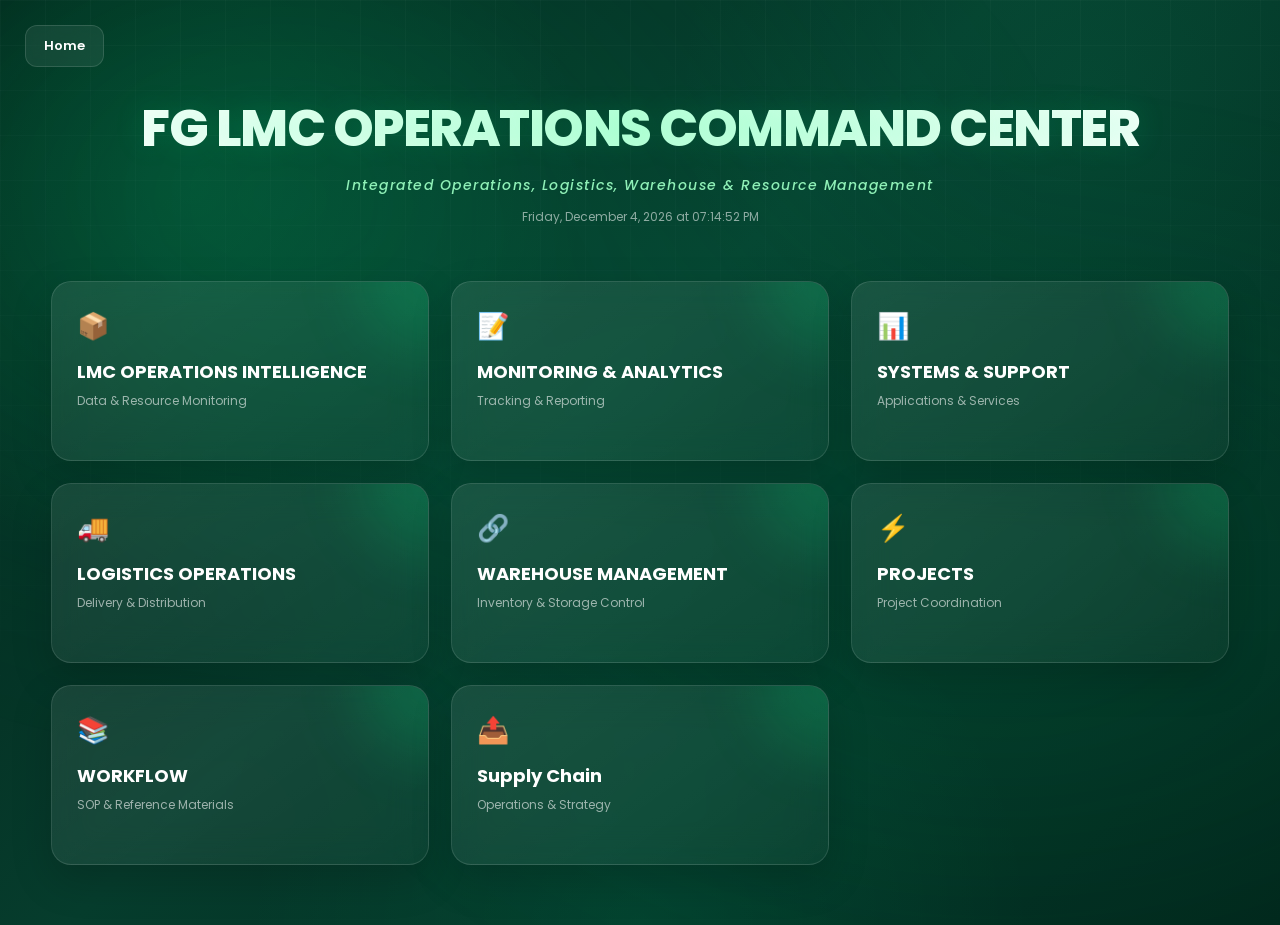
<file: dashboard.html>
<!DOCTYPE html>
<html lang="en">
<head>
    <meta charset="UTF-8">
    <meta name="viewport" content="width=device-width, initial-scale=1.0">
    <title>FG LMC DIRECTORY</title>
    <link rel="preconnect" href="https://fonts.googleapis.com">
    <link rel="preconnect" href="https://fonts.gstatic.com" crossorigin>
    <link href="https://fonts.googleapis.com/css2?family=Inter:wght@300;400;500;600;700;800&display=swap" rel="stylesheet">
    <link rel="stylesheet" href="style.css">
</head>
<body>
<div class="container main-content">

<a href="index.html" class="home-btn">
    Home
</a>

    <header>
        <h1>FG LMC OPERATIONS COMMAND CENTER</h1>
        <p><i>Integrated Operations, Logistics, Warehouse & Resource Management</i></p>
        <div id="datetime"></div>
    </header> 
    <div class="portal-grid"> <!-- FOR GRIDS WHY IT KEEPS ON BOX -->
        <!-- OPERATIONS -->
        <div class="card" onclick="toggleMenu('inventoryMenu')">
            <span>📦</span>
            <h3>LMC OPERATIONS INTELLIGENCE</h3>
			<p>Data & Resource Monitoring</p>

            <div id="inventoryMenu" class="submenu">
                <a href="https://docs.google.com/spreadsheets/d/1wDP9HmjA_eS2gK0dJXcINpfEZIvPe2jvh9Tz_43dEc4/edit?usp=sharing" target="_blank">FG National Tracker</a>
                <a href="https://docs.google.com/spreadsheets/d/1ke_J6OJQhsbl3oTyDkpj5qjvFS2td31_/edit?usp=sharing&ouid=111559221031752273853&rtpof=true&sd=true" target="_blank">Inventory Overall Project Monitoring</a>
				<a href="altcode.html"_blank">LMC Alt Code List </a>
				<a href="https://docs.google.com/spreadsheets/d/1GJSLcomFdtaUS2PhNRRsw4T7mH3APza5/edit?rtpof=true&gid=880813650#gid=880813650"_blank">FG Forecast </a>
            </div>
        </div>

        <!-- TRACKERS -->
        <div class="card" onclick="toggleMenu('formsMenu')">
            <span>📝</span>
            <h3>MONITORING & ANALYTICS</h3>
            <p>Tracking & Reporting</p>

            <div id="formsMenu" class="submenu">
                <a href="https://docs.google.com/spreadsheets/d/1T6r20fmnTz_YTxPNe61ImeLhOCW-_eJgRrNFCVvifqk/edit?usp=sharing" target="_blank">SRF Tracker</a>
				<a href="https://docs.google.com/spreadsheets/d/124Un4gUo4Oh5AHuJS1TYEt6YI8VC30A7/edit?usp=sharing&ouid=111559221031752273853&rtpof=true&sd=true" target="_blank">SLZ Pole Tracker</a>
				<a href="https://docs.google.com/spreadsheets/d/1tly77BnocMqw4Rltli_eL-EiQqrveS0Nhw77Z1-ds1U/edit?usp=sharing" target="_blank">VIS Pole Tracker</a>
				<a href="https://docs.google.com/spreadsheets/d/1-EfQNDhMACAEVH8GryCWCSdqHOpqjWe0uSL43wEoWbk/edit?usp=sharing" target="_blank">Material Requisition Requests(MRR) & Work Order Status (WOS)</a>
				<a href="https://docs.google.com/spreadsheets/d/1xh0BoesCupFFsqxNNp4OaZULKNP2Wt1RzHH26Gnymkw/edit?gid=828038016#gid=828038016" target="_blank">Material Tranfer form (MTF) Tracker</a>
			
            </div>
        </div>

        <!-- SUPPORT -->
        <div class="card" onclick="toggleMenu('dashboardMenu')">
            <span>📊</span>
            <h3>SYSTEMS & SUPPORT</h3>
            <p>Applications & Services</p>

            <div id="dashboardMenu" class="submenu">
                <a href="https://saas.fiberhome.work/applogin/zh/login" target="_blank">Work Order Management System</a>
                <a href="https://owtb.fiberhome.com/" target="_blank">Order Fulfillment System (OFS)</a>
                <a href="https://owtb.fiberhome.com:81/index.html?customer=bjjd-wms-prod&lang=en" target="_blank">Warehouse Management System (WMS)</a>
                <a href="https://mail.fiberhome.com/coremail/" target="_blank">IT Ticket</a>
				<a href="https://docs.google.com/spreadsheets/d/1S__IN2cQjcXyFPw6djUB41HC1gXCe6-0/edit?usp=sharing&ouid=111559221031752273853&rtpof=true&sd=true" target="_blank">Materials Directory</a>
				
            </div>
        </div>
        <!-- LOGISTIC -->
        <div class="card" onclick="toggleMenu('directoryMenu')">
            <span>🚚</span>

            <h3>LOGISTICS OPERATIONS</h3>
            <p>Delivery & Distribution</p>

            <div id="directoryMenu" class="submenu">
				<a href="https://docs.google.com/spreadsheets/d/1T8waggikp7CTKM9f7R2M8Afi1dzlf363/edit?usp=sharing&ouid=111559221031752273853&rtpof=true&sd=true" target="_blank">China Shipment</a>
                <a href="https://docs.google.com/spreadsheets/d/1Xs5-H4NckhZWQciChi3RQCq9symE0Q2QkBiUmP0Mek8/edit?gid=0#gid=0" target="_blank">Domestic Monitoring</a>
                <a href="https://docs.google.com/spreadsheets/d/1N09EVFdwrdjDzniEcXh0sbvq7LJyICh7dmheCV8e8n4/edit?pli=1&gid=0#gid=0" target="_blank">2025 Poles Status Monitoring</a>
				<a href="https://docs.google.com/spreadsheets/d/1Ob0VzjgO2wK0DkkGa0Wz4-hcrBIy2QJ4R9-XxgMCQOQ/edit?usp=sharing" target="_blank">Shipment Load Plan</a>
            
            </div>
        </div>

	<!-- CABLES -->
        <div class="card" onclick="toggleMenu('cables')">
            <span>🔗</span>
            <h3>WAREHOUSE MANAGEMENT</h3>
            <p>Inventory & Storage Control</p>

            <div id="cables" class="submenu">
               	<!--  <a href="https://docs.google.com/spreadsheets/d/1qsHn0SIIcMnSjjfW8B05-_2RrTcjdwcar1YTfrLE0vM" target="_blank">FiberGen Summary Cable Monitoring</a>-->
				<a href="https://docs.google.com/spreadsheets/d/1qsHn0SIIcMnSjjfW8B05-_2RrTcjdwcar1YTfrLE0vM/edit?usp=sharing" target="_blank">FiberGen Summary Cable Monitoring</a>
                <a href="https://docs.google.com/spreadsheets/d/18SzpbDroozf4WaMa5zjNspSGxSS9W4HSeMIXQ9OCSto/edit?sharingaction" target="_blank">FIBERGEN Summary of OLT Monitoring</a>
                <a href="https://docs.google.com/spreadsheets/d/1yLKrG5GxM-Q82crN1M5Vvaim_eDarrGlFRJ3XhMK2Oo/edit?gid=0#gid=0" target="_blank">All Project Cable Monitoring</a>
				<a href="https://script.google.com/macros/s/AKfycbwNKFbZmBz7MOUeiRekKnwpkFnmxKN7SSY5R4hYjdQjQlDhgXUKmEeR9A-UmmhAx9dQMg/exec" target="_blank">Cable Allocation</a>

            </div>
        </div>
	<!-- examples -->
        <div class="card" onclick="toggleMenu('olt')">
            <span>⚡</span>
            <h3>PROJECTS</h3>
            <p>Project Coordination</p>

            <div id="olt" class="submenu">
                <a href="https://docs.google.com/spreadsheets/d/1n_kfV_2KElosLd1TWu9L4H4m6j7Kbz0T/edit?usp=sharing&ouid=111559221031752273853&rtpof=true&sd=true" target="_blank">VIS Work Order</a>
				<a href="https://docs.google.com/spreadsheets/d/14WCNwSufV66obthiksICpiPBJXnOPy3r/edit?usp=sharing&ouid=111559221031752273853&rtpof=true&sd=true" target="_blank">SLZ Work Order</a>
				<a href="https://docs.google.com/spreadsheets/d/13B6vzpAiYumrrvzleOwpJJC_rSs3c29S/edit?usp=sharing&ouid=111559221031752273853&rtpof=true&sd=true" target="_blank">GMM Work Order</a>
                <a href="NA KAY MAAM HONEY" target="_blank">Pending MCC</a>
            </div>
        </div>
	<!-- COMPANY -->
        <div class="card" onclick="toggleMenu('company')">
            <span>📚</span>
            <h3>WORKFLOW</h3>
            <p>SOP & Reference Materials</p>

            <div id="company" class="submenu">
                <a href="https://docs.google.com/presentation/d/14iXe5VZ9MS7RRi6_XmdnG2s6I_aKxm06/edit?usp=drive_link&ouid=111559221031752273853&rtpof=true&sd=true" target="_blank">LMC WORKFLOW</a>
				<a href="https://drive.google.com/file/d/1hN0ee-JLWqnZNFi7dcXKckqObMMklofi/view?usp=drive_link" target="_blank">Loose Cable Return</a>
				<a href="https://drive.google.com/file/d/14yVYC41uP3rmM1b6H4GcOcgd5UICzsWs/view?usp=drive_link" target="_blank">Reject Classification</a>
				<a href="https://docs.google.com/spreadsheets/d/18fVxAs_RZPINeCS9Yw_BjNyDu3-C2l8i/edit?usp=sharing&ouid=108103767578948268403&rtpof=true&sd=true" target="_blank">Minimum Order Qty</a>
            </div>
        </div>


	<div class="card" onclick="toggleMenu('shipment')">
            <span>📤</span>

            <h3>Supply Chain</h3>
            <p>Operations & Strategy</p>

            <div id="shipment" class="submenu">
				<a href="https://docs.qq.com/sheet/DS3B2VWVrVmxMaFpp?tab=BB08J2&_t=1688345283438" target="_blank">ProjectOne Shipment(P1)</a>
				<a href="https://docs.qq.com/sheet/DSlhCS2xSaVNMcUpS?tab=x3fm66&_t=1647422195256" target="_blank">FiberGen Shipment(FG)</a>
                <a href="location.html">Warehouse Address List</a>
				<a href="https://docs.google.com/spreadsheets/d/e/2PACX-1vQrVsM7rW_CYLwXtWk1uoF9l4c3uvNYHqfbx0xMZdztJzjtAj9t7o-CrIx5b-H8ONJ3um6uswRHter9/pubhtml?gid=417987352&single=true" target="_blank">Warehouse Space</a>
				
			
            </div>
        </div>

    </div>

</div>

<script src="script.js"></script>

</body>
</html>
</file>
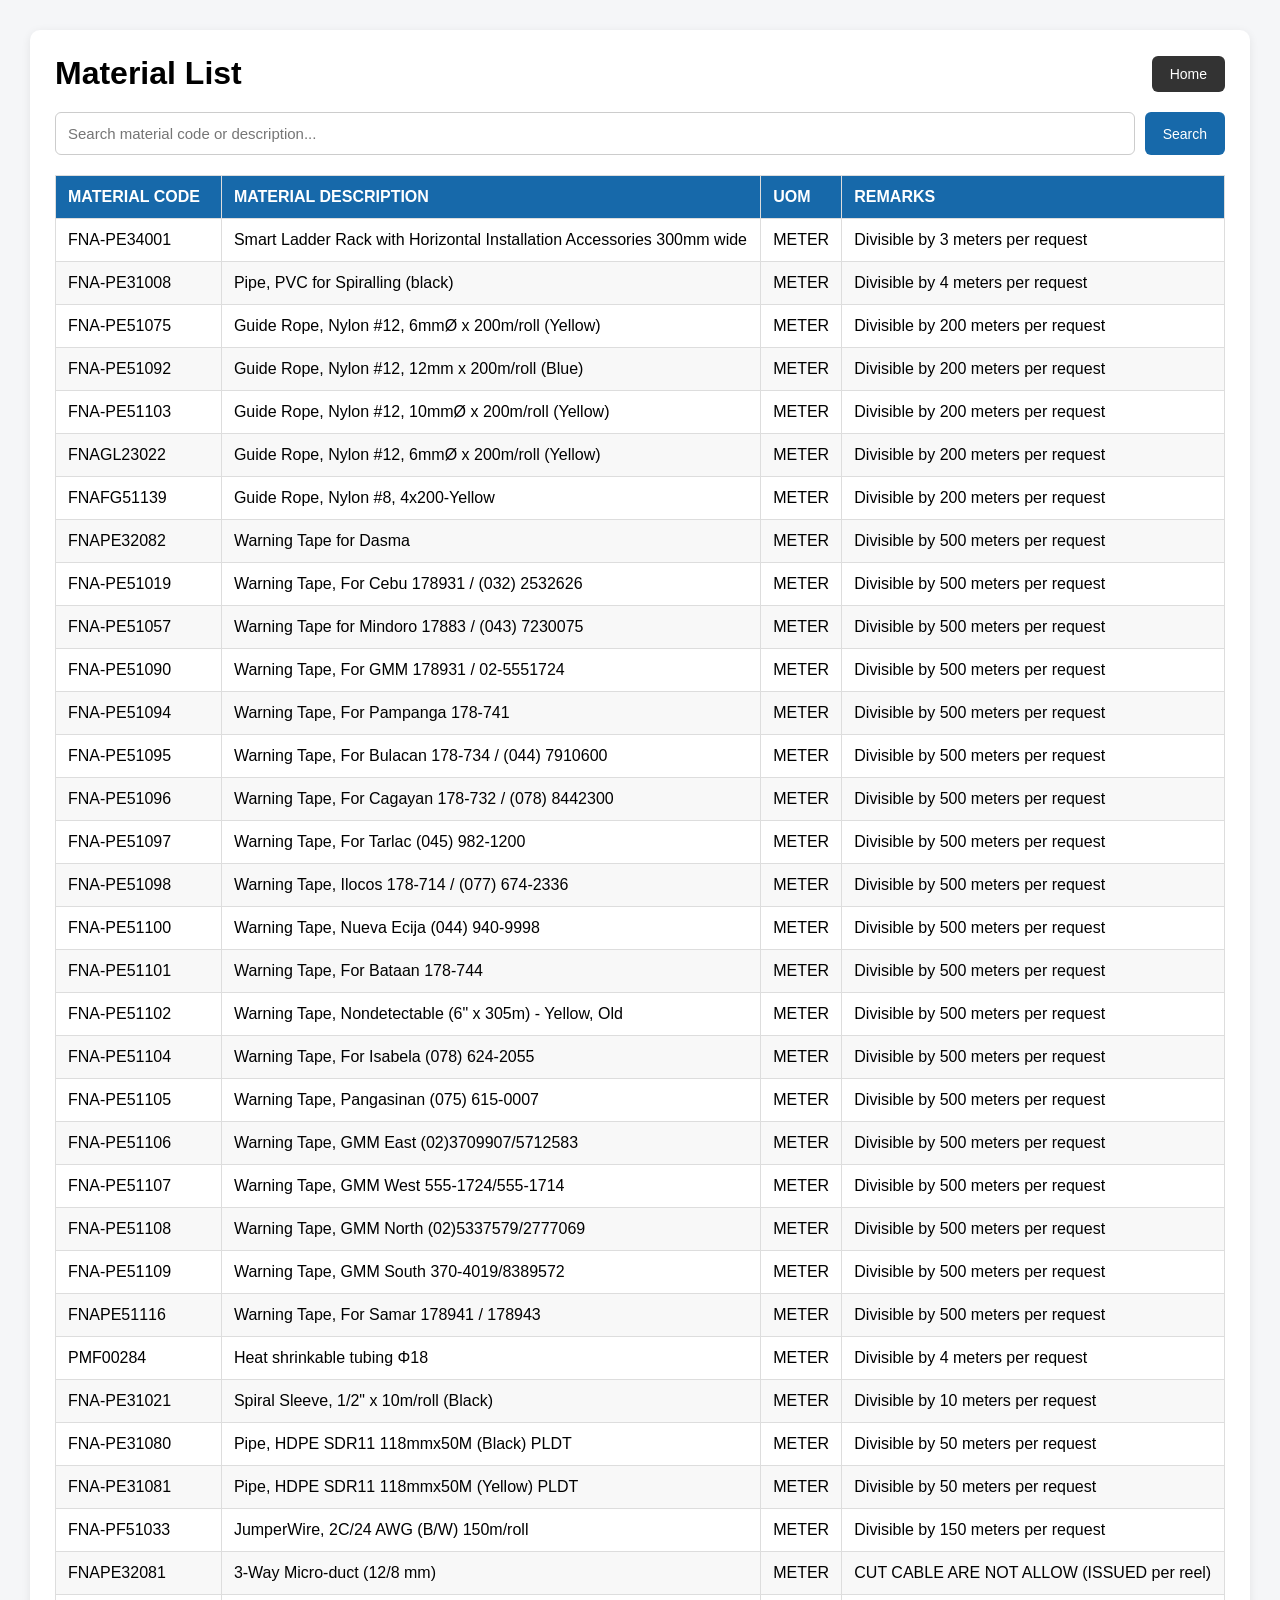
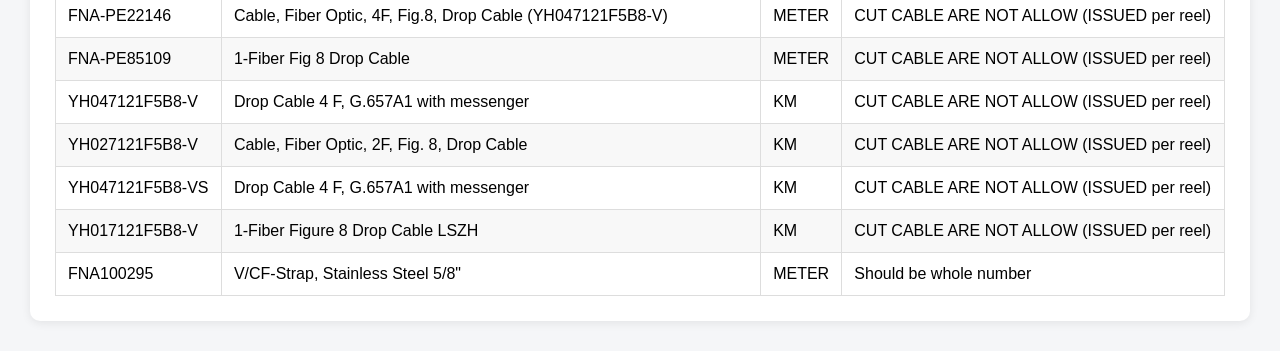
<file: minimum.html>
<!DOCTYPE html>
<html lang="en">
<head>
    <meta charset="UTF-8">
    <meta name="viewport" content="width=device-width, initial-scale=1.0">
    <title>Material Minimum List</title>

    <style>
        body {
            font-family: Arial, sans-serif;
            margin: 0;
            padding: 30px;
            background: #f5f6f8;
        }

        .container {
            max-width: 1400px;
            margin: auto;
            background: white;
            padding: 25px;
            border-radius: 10px;
            box-shadow: 0 2px 10px rgba(0,0,0,0.08);
        }

        .top-bar {
            display: flex;
            justify-content: space-between;
            align-items: center;
            margin-bottom: 20px;
        }

        h1 {
            margin: 0;
        }

        .home-btn,
        .search-btn {
            border: none;
            padding: 10px 18px;
            border-radius: 6px;
            cursor: pointer;
            font-size: 14px;
        }

        .home-btn {
            background: #333;
            color: white;
            text-decoration: none;
        }

        .search-area {
            display: flex;
            gap: 10px;
            margin-bottom: 20px;
        }

        .search-area input {
            flex: 1;
            padding: 12px;
            border: 1px solid #ccc;
            border-radius: 6px;
            font-size: 15px;
        }

        .search-btn {
            background: #1769aa;
            color: white;
        }

        .table-container {
            overflow-x: auto;
        }

        table {
            width: 100%;
            border-collapse: collapse;
        }

        th,
        td {
            border: 1px solid #ddd;
            padding: 12px;
            text-align: left;
        }

        th {
            background: #1769aa;
            color: white;
        }

        tr:nth-child(even) {
            background: #f8f8f8;
        }

        .no-results {
            display: none;
            text-align: center;
            padding: 20px;
            color: #777;
        }
    </style>
</head>

<body>

<div class="container">

    <div class="top-bar">
        <h1>Material List</h1>

        <!-- HOME BUTTON -->
        <a href="dashboard.html" class="home-btn">Home</a>
    </div>

    <!-- SEARCH -->
    <div class="search-area">
        <input
            type="text"
            id="searchInput"
            placeholder="Search material code or description..."
        >

        <button class="search-btn" onclick="searchMaterials()">
            Search
        </button>
    </div>

    <!-- MATERIAL LIST -->
    <div class="table-container">

        <table id="materialTable">

            <thead>
                <tr>
                    <th>MATERIAL CODE</th>
                    <th>MATERIAL DESCRIPTION</th>
                    <th>UOM</th>
                    <th>REMARKS</th>
                </tr>
            </thead>

            <tbody>

                <tr>
                    <td>FNA-PE34001</td>
                    <td>Smart Ladder Rack with Horizontal Installation Accessories 300mm wide</td>
                    <td>METER</td>
                    <td>Divisible by 3 meters per request</td>
                </tr>

                <tr>
                    <td>FNA-PE31008</td>
                    <td>Pipe, PVC for Spiralling (black)</td>
                    <td>METER</td>
                    <td>Divisible by 4 meters per request</td>
                </tr>

                <tr>
                    <td>FNA-PE51075</td>
                    <td>Guide Rope, Nylon #12, 6mmØ x 200m/roll (Yellow)</td>
                    <td>METER</td>
                    <td>Divisible by 200 meters per request</td>
                </tr>

                <tr>
                    <td>FNA-PE51092</td>
                    <td>Guide Rope, Nylon #12, 12mm x 200m/roll (Blue)</td>
                    <td>METER</td>
                    <td>Divisible by 200 meters per request</td>
                </tr>

                <tr>
                    <td>FNA-PE51103</td>
                    <td>Guide Rope, Nylon #12, 10mmØ x 200m/roll (Yellow)</td>
                    <td>METER</td>
                    <td>Divisible by 200 meters per request</td>
                </tr>

                <tr>
                    <td>FNAGL23022</td>
                    <td>Guide Rope, Nylon #12, 6mmØ x 200m/roll (Yellow)</td>
                    <td>METER</td>
                    <td>Divisible by 200 meters per request</td>
                </tr>

                <tr>
                    <td>FNAFG51139</td>
                    <td>Guide Rope, Nylon #8, 4x200-Yellow</td>
                    <td>METER</td>
                    <td>Divisible by 200 meters per request</td>
                </tr>

                <tr>
                    <td>FNAPE32082</td>
                    <td>Warning Tape for Dasma</td>
                    <td>METER</td>
                    <td>Divisible by 500 meters per request</td>
                </tr>

                <tr>
                    <td>FNA-PE51019</td>
                    <td>Warning Tape, For Cebu 178931 / (032) 2532626</td>
                    <td>METER</td>
                    <td>Divisible by 500 meters per request</td>
                </tr>

                <tr>
                    <td>FNA-PE51057</td>
                    <td>Warning Tape for Mindoro 17883 / (043) 7230075</td>
                    <td>METER</td>
                    <td>Divisible by 500 meters per request</td>
                </tr>

                <tr>
                    <td>FNA-PE51090</td>
                    <td>Warning Tape, For GMM 178931 / 02-5551724</td>
                    <td>METER</td>
                    <td>Divisible by 500 meters per request</td>
                </tr>

                <tr>
                    <td>FNA-PE51094</td>
                    <td>Warning Tape, For Pampanga 178-741</td>
                    <td>METER</td>
                    <td>Divisible by 500 meters per request</td>
                </tr>

                <tr>
                    <td>FNA-PE51095</td>
                    <td>Warning Tape, For Bulacan 178-734 / (044) 7910600</td>
                    <td>METER</td>
                    <td>Divisible by 500 meters per request</td>
                </tr>

                <tr>
                    <td>FNA-PE51096</td>
                    <td>Warning Tape, For Cagayan 178-732 / (078) 8442300</td>
                    <td>METER</td>
                    <td>Divisible by 500 meters per request</td>
                </tr>

                <tr>
                    <td>FNA-PE51097</td>
                    <td>Warning Tape, For Tarlac (045) 982-1200</td>
                    <td>METER</td>
                    <td>Divisible by 500 meters per request</td>
                </tr>

                <tr>
                    <td>FNA-PE51098</td>
                    <td>Warning Tape, Ilocos 178-714 / (077) 674-2336</td>
                    <td>METER</td>
                    <td>Divisible by 500 meters per request</td>
                </tr>

                <tr>
                    <td>FNA-PE51100</td>
                    <td>Warning Tape, Nueva Ecija (044) 940-9998</td>
                    <td>METER</td>
                    <td>Divisible by 500 meters per request</td>
                </tr>

                <tr>
                    <td>FNA-PE51101</td>
                    <td>Warning Tape, For Bataan 178-744</td>
                    <td>METER</td>
                    <td>Divisible by 500 meters per request</td>
                </tr>

                <tr>
                    <td>FNA-PE51102</td>
                    <td>Warning Tape, Nondetectable (6" x 305m) - Yellow, Old</td>
                    <td>METER</td>
                    <td>Divisible by 500 meters per request</td>
                </tr>

                <tr>
                    <td>FNA-PE51104</td>
                    <td>Warning Tape, For Isabela (078) 624-2055</td>
                    <td>METER</td>
                    <td>Divisible by 500 meters per request</td>
                </tr>

                <tr>
                    <td>FNA-PE51105</td>
                    <td>Warning Tape, Pangasinan (075) 615-0007</td>
                    <td>METER</td>
                    <td>Divisible by 500 meters per request</td>
                </tr>

                <tr>
                    <td>FNA-PE51106</td>
                    <td>Warning Tape, GMM East (02)3709907/5712583</td>
                    <td>METER</td>
                    <td>Divisible by 500 meters per request</td>
                </tr>

                <tr>
                    <td>FNA-PE51107</td>
                    <td>Warning Tape, GMM West 555-1724/555-1714</td>
                    <td>METER</td>
                    <td>Divisible by 500 meters per request</td>
                </tr>

                <tr>
                    <td>FNA-PE51108</td>
                    <td>Warning Tape, GMM North (02)5337579/2777069</td>
                    <td>METER</td>
                    <td>Divisible by 500 meters per request</td>
                </tr>

                <tr>
                    <td>FNA-PE51109</td>
                    <td>Warning Tape, GMM South 370-4019/8389572</td>
                    <td>METER</td>
                    <td>Divisible by 500 meters per request</td>
                </tr>

                <tr>
                    <td>FNAPE51116</td>
                    <td>Warning Tape, For Samar 178941 / 178943</td>
                    <td>METER</td>
                    <td>Divisible by 500 meters per request</td>
                </tr>

                <tr>
                    <td>PMF00284</td>
                    <td>Heat shrinkable tubing Φ18</td>
                    <td>METER</td>
                    <td>Divisible by 4 meters per request</td>
                </tr>

                <tr>
                    <td>FNA-PE31021</td>
                    <td>Spiral Sleeve, 1/2" x 10m/roll (Black)</td>
                    <td>METER</td>
                    <td>Divisible by 10 meters per request</td>
                </tr>

                <tr>
                    <td>FNA-PE31080</td>
                    <td>Pipe, HDPE SDR11 118mmx50M (Black) PLDT</td>
                    <td>METER</td>
                    <td>Divisible by 50 meters per request</td>
                </tr>

                <tr>
                    <td>FNA-PE31081</td>
                    <td>Pipe, HDPE SDR11 118mmx50M (Yellow) PLDT</td>
                    <td>METER</td>
                    <td>Divisible by 50 meters per request</td>
                </tr>

                <tr>
                    <td>FNA-PF51033</td>
                    <td>JumperWire, 2C/24 AWG (B/W) 150m/roll</td>
                    <td>METER</td>
                    <td>Divisible by 150 meters per request</td>
                </tr>

                <tr>
                    <td>FNAPE32081</td>
                    <td>3-Way Micro-duct (12/8 mm)</td>
                    <td>METER</td>
                    <td>CUT CABLE ARE NOT ALLOW (ISSUED per reel)</td>
                </tr>

                <tr>
                    <td>FNA-PE22146</td>
                    <td>Cable, Fiber Optic, 4F, Fig.8, Drop Cable (YH047121F5B8-V)</td>
                    <td>METER</td>
                    <td>CUT CABLE ARE NOT ALLOW (ISSUED per reel)</td>
                </tr>

                <tr>
                    <td>FNA-PE85109</td>
                    <td>1-Fiber Fig 8 Drop Cable</td>
                    <td>METER</td>
                    <td>CUT CABLE ARE NOT ALLOW (ISSUED per reel)</td>
                </tr>

                <tr>
                    <td>YH047121F5B8-V</td>
                    <td>Drop Cable 4 F, G.657A1 with messenger</td>
                    <td>KM</td>
                    <td>CUT CABLE ARE NOT ALLOW (ISSUED per reel)</td>
                </tr>

                <tr>
                    <td>YH027121F5B8-V</td>
                    <td>Cable, Fiber Optic, 2F, Fig. 8, Drop Cable</td>
                    <td>KM</td>
                    <td>CUT CABLE ARE NOT ALLOW (ISSUED per reel)</td>
                </tr>

                <tr>
                    <td>YH047121F5B8-VS</td>
                    <td>Drop Cable 4 F, G.657A1 with messenger</td>
                    <td>KM</td>
                    <td>CUT CABLE ARE NOT ALLOW (ISSUED per reel)</td>
                </tr>

                <tr>
                    <td>YH017121F5B8-V</td>
                    <td>1-Fiber Figure 8 Drop Cable LSZH</td>
                    <td>KM</td>
                    <td>CUT CABLE ARE NOT ALLOW (ISSUED per reel)</td>
                </tr>

                <tr>
                    <td>FNA100295</td>
                    <td>V/CF-Strap, Stainless Steel 5/8"</td>
                    <td>METER</td>
                    <td>Should be whole number</td>
                </tr>

            </tbody>
        </table>

        <p id="noResults" class="no-results">
            No materials found.
        </p>

    </div>
</div>


<script>

function searchMaterials() {

    const input = document
        .getElementById("searchInput")
        .value
        .toLowerCase()
        .trim();

    const rows = document.querySelectorAll("#materialTable tbody tr");

    let found = false;

    rows.forEach(row => {

        const code = row.cells[0].textContent.toLowerCase();
        const description = row.cells[1].textContent.toLowerCase();

        if (
            code.includes(input) ||
            description.includes(input)
        ) {
            row.style.display = "";
            found = true;
        } else {
            row.style.display = "none";
        }

    });

    document.getElementById("noResults").style.display =
        found ? "none" : "block";
}

</script>

</body>
</html>
</file>
<file: front.css>
/* ==========================================
   FG LMC Inventory Management System
   Front Page v3.0
========================================== */

*{
    margin:0;
    padding:0;
    box-sizing:border-box;
    font-family:'Poppins',sans-serif;
}

html,
body{
    width:100%;
    height:100%;
    overflow:hidden;
}

body{

    display:flex;
    justify-content:center;
    align-items:center;

    position:relative;

    color:#fff;

    background:
        radial-gradient(circle at 20% 20%, rgba(34,197,94,.20), transparent 35%),
        radial-gradient(circle at 80% 80%, rgba(16,185,129,.15), transparent 40%),
        linear-gradient(135deg,#031B11,#07291D,#0B3D2E);

    background-size:400% 400%;

    animation:bgMove 18s ease infinite;

    transition:opacity .35s ease;

}

/* ==========================================
   Animated Background Blobs
========================================== */

body::before{

    content:"";

    position:fixed;
    inset:0;

    background:

        radial-gradient(circle,#22c55e33 0%,transparent 28%),

        radial-gradient(circle,#16a34a22 0%,transparent 35%),

        radial-gradient(circle,#34d39922 0%,transparent 25%);

    filter:blur(90px);

    animation:blobMove 18s ease-in-out infinite alternate;

    pointer-events:none;

    z-index:0;

}

/* ==========================================
   Background Grid
========================================== */

body::after{

    content:"";

    position:fixed;
    inset:0;

    background-image:

        linear-gradient(rgba(255,255,255,.03) 1px, transparent 1px),

        linear-gradient(90deg, rgba(255,255,255,.03) 1px, transparent 1px);

    background-size:45px 45px;

    pointer-events:none;

    z-index:1;

}

/* ==========================================
   Aurora Layer
========================================== */

.bg-gradient{

    position:absolute;

    inset:0;

    background:

        radial-gradient(circle at top right,
        rgba(34,197,94,.25),
        transparent 40%),

        radial-gradient(circle at bottom left,
        rgba(16,185,129,.18),
        transparent 45%);

    z-index:2;

}

/* ==========================================
   Floating Particles
========================================== */

#particles{

    position:absolute;
    inset:0;

    overflow:hidden;

    z-index:3;

}

.particle{

    position:absolute;

    width:5px;
    height:5px;

    border-radius:50%;

    background:rgba(255,255,255,.35);

    animation:float linear infinite;

}

/* ==========================================
   Hero
========================================== */

.hero{

    position:relative;

    width:100%;

    display:flex;
    justify-content:center;
    align-items:center;

    padding:30px;

    z-index:10;

}

/* ==========================================
   Glass Card
========================================== */

.welcome-card{

    position:relative;

    width:650px;
    max-width:95%;

    padding:60px;

    border-radius:28px;

    text-align:center;

    overflow:hidden;

    background:rgba(255,255,255,.08);

    backdrop-filter:blur(18px);
    -webkit-backdrop-filter:blur(18px);

    border:1px solid rgba(255,255,255,.12);

    box-shadow:

        0 25px 60px rgba(0,0,0,.45);

    animation:fadeUp 1s ease;

    transition:
        transform .35s,
        box-shadow .35s,
        opacity .35s;

}

.welcome-card:hover{

    transform:translateY(-8px);

    box-shadow:

        0 30px 80px rgba(34,197,94,.25);

}

/* ==========================================
   Glass Shine
========================================== */

.welcome-card::before{

    content:"";

    position:absolute;

    top:-160%;

    left:-45%;

    width:35%;

    height:320%;

    background:rgba(255,255,255,.08);

    transform:rotate(25deg);

    animation:shine 8s linear infinite;

}

/* ==========================================
   Fade Transition
========================================== */

body.fade-out{

    opacity:0;

}

.welcome-card.entering{

    transform:scale(1.05);

    opacity:0;

}

/* ==========================================
   Animations
========================================== */

@keyframes fadeUp{

    from{

        opacity:0;

        transform:translateY(40px);

    }

    to{

        opacity:1;

        transform:translateY(0);

    }

}

@keyframes bgMove{

    0%{background-position:0% 50%;}

    50%{background-position:100% 50%;}

    100%{background-position:0% 50%;}

}

@keyframes blobMove{

    from{

        transform:translate(-60px,-40px);

    }

    to{

        transform:translate(60px,40px);

    }

}

@keyframes float{

    from{

        transform:translateY(100vh);

    }

    to{

        transform:translateY(-120px);

    }

}

@keyframes shine{

    0%{

        left:-50%;

    }

    100%{

        left:140%;

    }

}
/* ==========================================
   Logo
========================================== */

.logo{

    margin-bottom:20px;

}

.logo img{

    width:120px;

    filter:drop-shadow(0 0 20px rgba(34,197,94,.6));

    animation:floatLogo 4s ease-in-out infinite;

}

@keyframes floatLogo{

    0%,100%{

        transform:translateY(0);

    }

    50%{

        transform:translateY(-8px);

    }

}

/* ==========================================
   Badge
========================================== */

.badge{

    display:inline-block;

    padding:8px 18px;

    border-radius:50px;

    background:rgba(34,197,94,.15);

    border:1px solid rgba(34,197,94,.35);

    color:#9EF5B6;

    font-size:13px;

    font-weight:600;

    letter-spacing:2px;

    margin-bottom:22px;

    animation:pulse 3s infinite;

}

@keyframes pulse{

    0%,100%{

        box-shadow:0 0 0 rgba(34,197,94,0);

    }

    50%{

        box-shadow:0 0 22px rgba(34,197,94,.35);

    }

}

/* ==========================================
   Title
========================================== */

h1{

    font-size:48px;

    font-weight:800;

    line-height:1.15;

    margin-bottom:18px;

    color:#fff;

    text-shadow:0 0 20px rgba(34,197,94,.25);

}

p{

    color:#7EE6A5;

    font-size:20px;

    font-weight:600;

    margin-bottom:22px;

}

.divider{

    width:90px;

    height:4px;

    margin:28px auto;

    border-radius:30px;

    background:linear-gradient(
        90deg,
        #22C55E,
        #34D399
    );

    box-shadow:0 0 20px rgba(34,197,94,.4);

}

h3{

    font-size:17px;

    font-weight:400;

    color:#D1FAE5;

    line-height:1.8;

    margin-bottom:38px;

}

/* ==========================================
   Enter Button
========================================== */

#enterBtn{

    display:inline-flex;

    align-items:center;

    justify-content:center;

    gap:12px;

    padding:18px 60px;

    border:none;

    border-radius:999px;

    cursor:pointer;

    color:#fff;

    font-size:17px;

    font-weight:700;

    background:linear-gradient(
        135deg,
        #22C55E,
        #15803D
    );

    box-shadow:
        0 12px 35px rgba(34,197,94,.30);

    transition:
        transform .35s,
        box-shadow .35s,
        background .35s;

}

#enterBtn:hover{

    transform:translateY(-5px);

    box-shadow:
        0 18px 45px rgba(34,197,94,.45);

}

#enterBtn:active{

    transform:scale(.96);

}

#enterBtn i{

    transition:transform .35s;

}

#enterBtn:hover i{

    transform:translateX(6px);

}

/* ==========================================
   Footer
========================================== */

footer{

    position:absolute;

    bottom:25px;

    width:100%;

    text-align:center;

    z-index:20;

}

footer div{

    font-size:15px;

    font-weight:600;

    color:#fff;

}

footer small{

    color:#A7F3D0;

    font-size:13px;

}
/* ==========================================
   Premium Hover Effects
========================================== */

.welcome-card:hover h1{

    color:#ffffff;

    text-shadow:
        0 0 15px rgba(34,197,94,.45);

}

.welcome-card:hover .divider{

    width:120px;

    transition:.35s;

}

.welcome-card:hover p{

    color:#A7F3D0;

}

/* ==========================================
   Smooth Card Entrance
========================================== */

.welcome-card{

    animation:
        fadeUp 1s ease,
        cardFloat 6s ease-in-out infinite;

}

@keyframes cardFloat{

    0%,100%{

        transform:translateY(0);

    }

    50%{

        transform:translateY(-6px);

    }

}

/* ==========================================
   Better Particle Glow
========================================== */

.particle{

    box-shadow:
        0 0 10px rgba(255,255,255,.25);

}

/* ==========================================
   Selection Color
========================================== */

::selection{

    background:#22C55E;

    color:#fff;

}

/* ==========================================
   Scrollbar
========================================== */

::-webkit-scrollbar{

    width:8px;

}

::-webkit-scrollbar-track{

    background:#07291D;

}

::-webkit-scrollbar-thumb{

    background:#22C55E;

    border-radius:50px;

}

::-webkit-scrollbar-thumb:hover{

    background:#16A34A;

}

/* ==========================================
   Responsive
========================================== */

@media (max-width:992px){

    .welcome-card{

        width:90%;

        padding:50px 35px;

    }

    h1{

        font-size:40px;

    }

}

@media (max-width:768px){

    .hero{

        padding:20px;

    }

    .welcome-card{

        padding:40px 25px;

        border-radius:22px;

    }

    .logo img{

        width:90px;

    }

    .badge{

        font-size:12px;

        padding:7px 15px;

    }

    h1{

        font-size:32px;

    }

    p{

        font-size:17px;

    }

    h3{

        font-size:15px;

        line-height:1.6;

    }

    #enterBtn{

        width:100%;

        padding:16px;

        font-size:16px;

    }

    footer{

        bottom:18px;

    }

}

@media (max-width:480px){

    h1{

        font-size:28px;

    }

    p{

        font-size:15px;

    }

    h3{

        font-size:14px;

    }

    .divider{

        width:70px;

    }

    .welcome-card{

        padding:35px 20px;

    }

}

/* ==========================================
   End of Front Page v3.0
========================================== */
</file>
<file: style.css>
/* =========================================================
   FG LMC OPERATIONS COMMAND CENTER
   Dashboard v3.0
   ========================================================= */

@import url('https://fonts.googleapis.com/css2?family=Poppins:wght@300;400;500;600;700;800&display=swap');

/* =========================
   RESET
   ========================= */

* {
    margin: 0;
    padding: 0;
    box-sizing: border-box;
}

html {
    scroll-behavior: smooth;
}

body {
    min-height: 100vh;
    font-family: 'Poppins', sans-serif;
    color: #ffffff;
    background:
        radial-gradient(circle at 15% 20%, rgba(0, 255, 140, 0.12), transparent 30%),
        radial-gradient(circle at 85% 10%, rgba(0, 190, 120, 0.10), transparent 30%),
        radial-gradient(circle at 50% 100%, rgba(0, 255, 170, 0.08), transparent 35%),
        linear-gradient(135deg, #031f17, #063d2d 45%, #02271c);

    overflow-x: hidden;
    position: relative;
}

/* =========================
   AURORA GLOW
   ========================= */

body::before {
    content: "";
    position: fixed;
    inset: -20%;
    pointer-events: none;
    z-index: -2;

    background:
        radial-gradient(
            ellipse at 30% 30%,
            rgba(0, 255, 153, 0.12),
            transparent 40%
        ),
        radial-gradient(
            ellipse at 70% 60%,
            rgba(0, 220, 130, 0.10),
            transparent 40%
        );

    filter: blur(80px);
    animation: auroraMove 12s ease-in-out infinite alternate;
}

@keyframes auroraMove {
    0% {
        transform: translate(-3%, -2%) scale(1);
    }

    50% {
        transform: translate(3%, 2%) scale(1.08);
    }

    100% {
        transform: translate(-2%, 4%) scale(1.02);
    }
}

/* =========================
   GRID OVERLAY
   ========================= */

body::after {
    content: "";
    position: fixed;
    inset: 0;
    pointer-events: none;
    z-index: -1;

    background-image:
        linear-gradient(
            rgba(255, 255, 255, 0.025) 1px,
            transparent 1px
        ),
        linear-gradient(
            90deg,
            rgba(255, 255, 255, 0.025) 1px,
            transparent 1px
        );

    background-size: 45px 45px;
    mask-image: linear-gradient(
        to bottom,
        black,
        transparent 95%
    );
}

/* =========================
   MAIN CONTAINER
   ========================= */

.container {
    width: min(1400px, 92%);
    margin: 0 auto;
    padding: 35px 0 60px;
}

.main-content {
    position: relative;
}

/* =========================
   HOME BUTTON
   ========================= */

.home-btn {
    position: fixed;
    top: 25px;
    left: 25px;

    display: inline-flex;
    align-items: center;
    gap: 8px;

    padding: 10px 18px;

    color: #ffffff;
    text-decoration: none;
    font-size: 13px;
    font-weight: 600;

    background: rgba(255, 255, 255, 0.07);
    border: 1px solid rgba(255, 255, 255, 0.13);
    border-radius: 12px;

    backdrop-filter: blur(15px);
    -webkit-backdrop-filter: blur(15px);

    transition:
        transform 0.25s ease,
        background 0.25s ease,
        box-shadow 0.25s ease;

    z-index: 100;
}

.home-btn:hover {
    transform: translateY(-2px);

    background: rgba(0, 255, 140, 0.12);

    box-shadow:
        0 0 20px rgba(0, 255, 140, 0.18);
}

/* =========================
   HEADER
   ========================= */

header {
    text-align: center;
    padding: 55px 20px 35px;
}

header h1 {
    font-size: clamp(30px, 4vw, 52px);
    font-weight: 800;
    letter-spacing: -1.5px;

    background: linear-gradient(
        90deg,
        #ffffff,
        #baffd9,
        #ffffff
    );

    -webkit-background-clip: text;
    background-clip: text;
    color: transparent;

    text-shadow:
        0 0 30px rgba(0, 255, 150, 0.15);
}

header p {
    margin-top: 8px;

    color: #8ff0b7;

    font-size: 14px;
    font-weight: 500;
    letter-spacing: 1.5px;
}

#datetime {
    margin-top: 12px;

    color: rgba(255, 255, 255, 0.55);

    font-size: 12px;
}

/* =========================
   SEARCH
   ========================= */

#searchInput {
    display: block;

    width: min(520px, 90%);
    margin: 25px auto 40px;

    padding: 14px 20px;

    color: #ffffff;
    font-family: 'Poppins', sans-serif;
    font-size: 14px;

    background: rgba(255, 255, 255, 0.055);

    border: 1px solid rgba(255, 255, 255, 0.13);
    border-radius: 14px;

    outline: none;

    backdrop-filter: blur(18px);
    -webkit-backdrop-filter: blur(18px);

    transition:
        border 0.25s ease,
        box-shadow 0.25s ease,
        background 0.25s ease;
}

#searchInput::placeholder {
    color: rgba(255, 255, 255, 0.45);
}

#searchInput:focus {
    background: rgba(255, 255, 255, 0.08);

    border-color: rgba(0, 255, 140, 0.5);

    box-shadow:
        0 0 0 3px rgba(0, 255, 140, 0.06),
        0 0 30px rgba(0, 255, 140, 0.12);
}

/* =========================
   PORTAL GRID
   ========================= */

.portal-grid {
    display: grid;

    grid-template-columns:
        repeat(auto-fit, minmax(280px, 1fr));

    gap: 22px;

    margin-top: 20px;
}

/* =========================
   CARDS
   ========================= */

.card {
    position: relative;

    padding: 25px;

    min-height: 180px;

    background:
        linear-gradient(
            145deg,
            rgba(255, 255, 255, 0.085),
            rgba(255, 255, 255, 0.035)
        );

    border: 1px solid rgba(255, 255, 255, 0.12);

    border-radius: 20px;

    backdrop-filter: blur(18px);
    -webkit-backdrop-filter: blur(18px);

    box-shadow:
        0 15px 40px rgba(0, 0, 0, 0.18);

    overflow: hidden;

    transition:
        transform 0.3s ease,
        border-color 0.3s ease,
        box-shadow 0.3s ease;

    animation: cardFloat 5s ease-in-out infinite;
}

.card:nth-child(2n) {
    animation-delay: -1s;
}

.card:nth-child(3n) {
    animation-delay: -2s;
}

.card:nth-child(4n) {
    animation-delay: -3s;
}

/* Card glow */

.card::before {
    content: "";

    position: absolute;

    width: 150px;
    height: 150px;

    top: -80px;
    right: -80px;

    background: rgba(0, 255, 140, 0.15);

    border-radius: 50%;

    filter: blur(30px);

    transition: 0.4s ease;
}

.card:hover::before {
    transform: scale(1.5);
    background: rgba(0, 255, 140, 0.23);
}

.card:hover {
    transform: translateY(-7px);

    border-color: rgba(0, 255, 140, 0.28);

    box-shadow:
        0 20px 50px rgba(0, 0, 0, 0.25),
        0 0 30px rgba(0, 255, 140, 0.08);
}

@keyframes cardFloat {
    0%,
    100% {
        transform: translateY(0);
    }

    50% {
        transform: translateY(-3px);
    }
}

/* =========================
   CARD CONTENT
   ========================= */

.card span {
    display: block;

    margin-bottom: 12px;

    font-size: 26px;
}

.card h3 {
    position: relative;
    z-index: 2;

    margin-bottom: 7px;

    color: #ffffff;

    font-size: 18px;
    font-weight: 700;
}

.card p {
    position: relative;
    z-index: 2;

    margin-bottom: 18px;

    color: rgba(255, 255, 255, 0.58);

    font-size: 12px;
}

/* =========================
   SUBMENU
   ========================= */

.submenu {
    position: relative;
    z-index: 5;

    display: flex;

    flex-wrap: wrap;

    gap: 8px;

    margin-top: 12px;

    max-height: 0;
    overflow: hidden;

    opacity: 0;

    transform: translateY(-5px);

    transition:
        max-height 0.35s ease,
        opacity 0.25s ease,
        transform 0.25s ease;
}

/*
   When JS adds .active to the card
*/

.card.active .submenu {
    max-height: 500px;

    opacity: 1;

    transform: translateY(0);
}

/* =========================
   SUBMENU LINKS
   ========================= */

.submenu a {
    display: inline-flex;

    align-items: center;

    padding: 7px 11px;

    color: #a9f8c9;

    text-decoration: none;

    font-size: 11px;
    font-weight: 500;

    background: rgba(0, 255, 140, 0.045);

    border: 1px solid rgba(0, 255, 140, 0.12);

    border-radius: 8px;

    transition:
        background 0.2s ease,
        border-color 0.2s ease,
        transform 0.2s ease,
        color 0.2s ease;
}

.submenu a:hover {
    color: #ffffff;

    background: rgba(0, 255, 140, 0.13);

    border-color: rgba(0, 255, 140, 0.35);

    transform: translateY(-2px);

    box-shadow:
        0 0 15px rgba(0, 255, 140, 0.08);
}

/* =========================
   SECTION COLORS
   ========================= */

#inventoryMenu a:hover,
#formsMenu a:hover,
#dashboardMenu a:hover,
#directoryMenu a:hover,
#cables a:hover,
#olt a:hover,
#company a:hover,
#shipment a:hover {
    background: rgba(0, 255, 140, 0.13);
}

/* =========================
   PARTICLE EFFECT
   ========================= */

.particle {
    position: fixed;

    width: 4px;
    height: 4px;

    background: rgba(150, 255, 200, 0.4);

    border-radius: 50%;

    pointer-events: none;

    box-shadow:
        0 0 8px rgba(0, 255, 150, 0.35);

    animation: particleFloat 8s linear infinite;

    z-index: -1;
}

@keyframes particleFloat {
    0% {
        transform: translateY(100vh);
        opacity: 0;
    }

    10% {
        opacity: 1;
    }

    90% {
        opacity: 1;
    }

    100% {
        transform: translateY(-20vh);
        opacity: 0;
    }
}

/* =========================
   SELECTION
   ========================= */

::selection {
    background: rgba(0, 255, 140, 0.3);
    color: #ffffff;
}

/* =========================
   SCROLLBAR
   ========================= */

::-webkit-scrollbar {
    width: 8px;
}

::-webkit-scrollbar-track {
    background: #03261c;
}

::-webkit-scrollbar-thumb {
    background: rgba(0, 255, 140, 0.25);
    border-radius: 10px;
}

::-webkit-scrollbar-thumb:hover {
    background: rgba(0, 255, 140, 0.45);
}

/* =========================
   FOOTER
   ========================= */

footer {
    margin-top: 50px;

    padding: 25px 20px;

    text-align: center;

    color: rgba(255, 255, 255, 0.45);

    font-size: 11px;
}

footer strong {
    display: block;

    margin-bottom: 5px;

    color: rgba(170, 255, 205, 0.75);

    font-size: 12px;
}

/* =========================
   RESPONSIVE
   ========================= */

@media (max-width: 900px) {

    .container {
        width: 94%;
    }

    .portal-grid {
        grid-template-columns:
            repeat(2, minmax(0, 1fr));
    }

    header {
        padding-top: 65px;
    }
}

@media (max-width: 600px) {

    .container {
        width: 92%;
        padding-top: 20px;
    }

    .home-btn {
        top: 15px;
        left: 15px;

        padding: 8px 13px;

        font-size: 11px;
    }

    header {
        padding: 65px 10px 25px;
    }

    header h1 {
        font-size: 28px;
        line-height: 1.2;
    }

    header p {
        font-size: 11px;
        letter-spacing: 1px;
    }

    #datetime {
        font-size: 10px;
    }

    #searchInput {
        width: 100%;
    }

    .portal-grid {
        grid-template-columns: 1fr;
    }

    .card {
        padding: 22px;
    }
}
</file>
